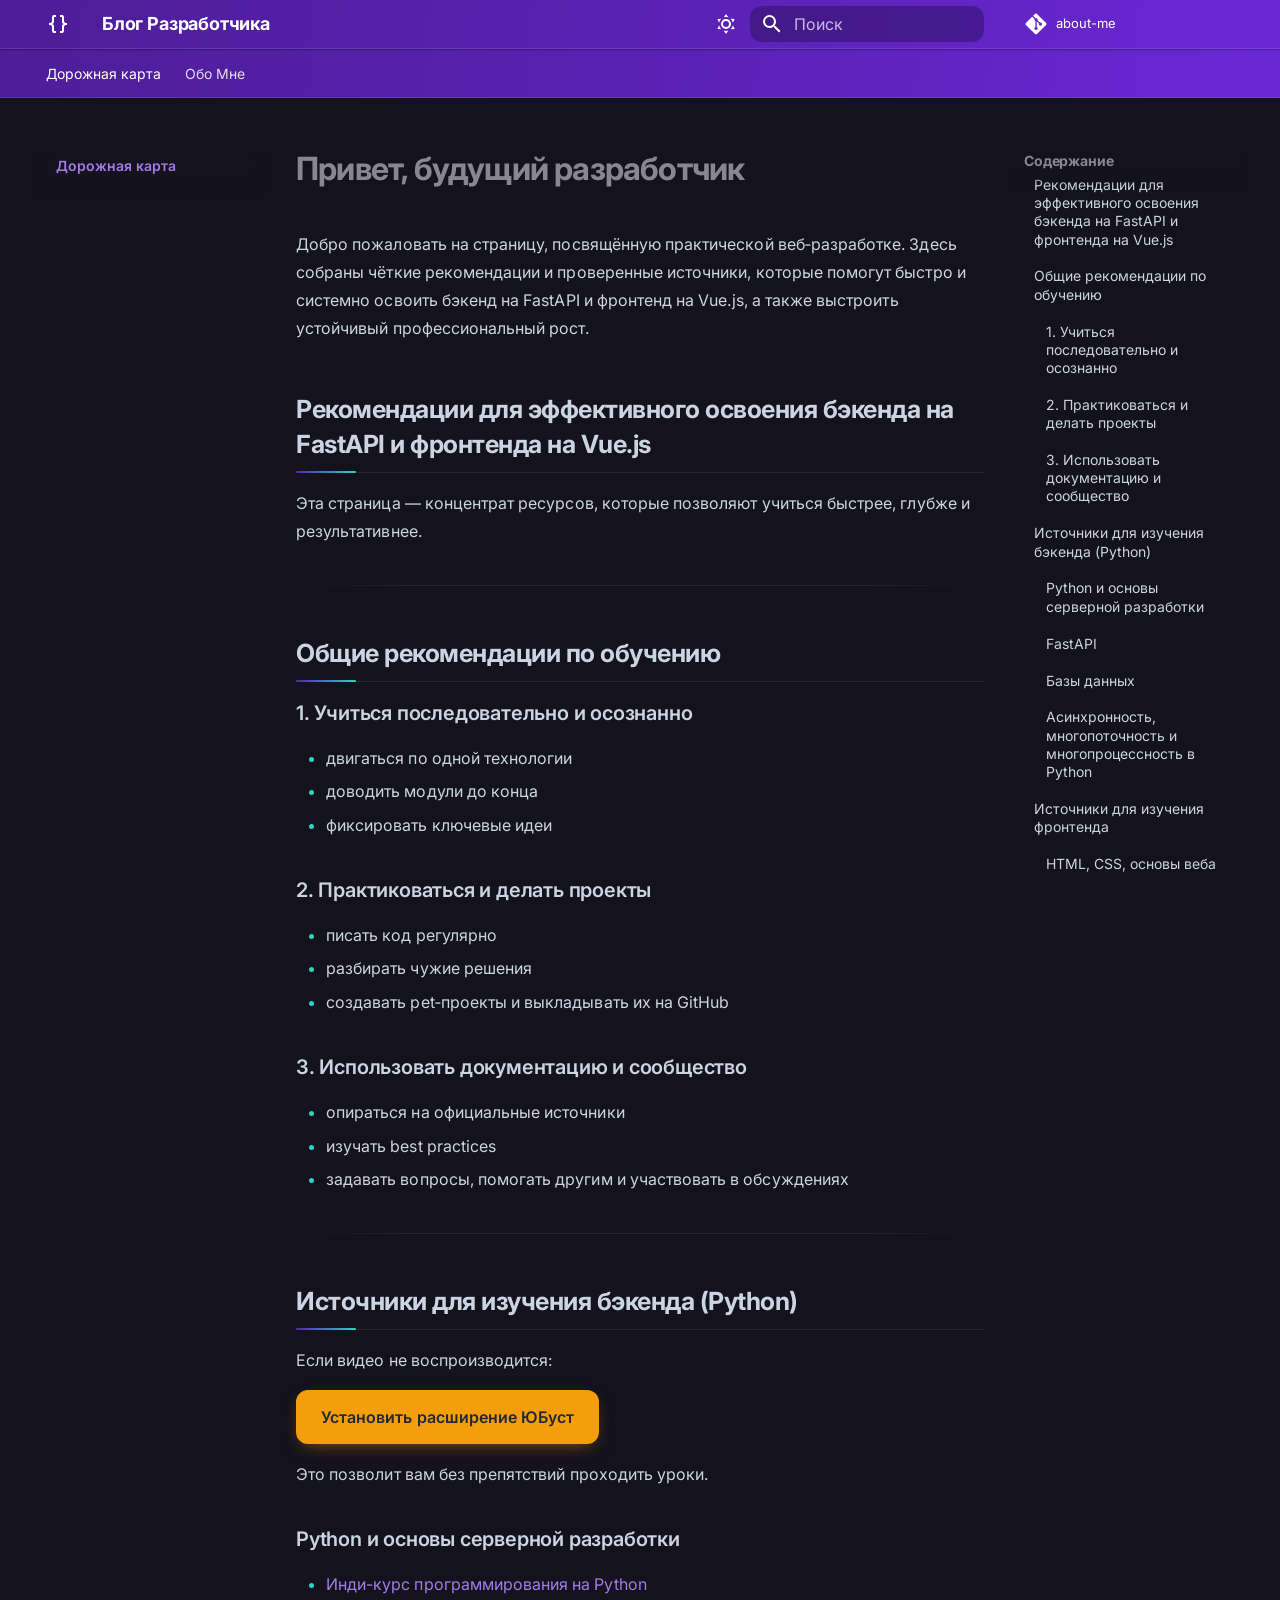
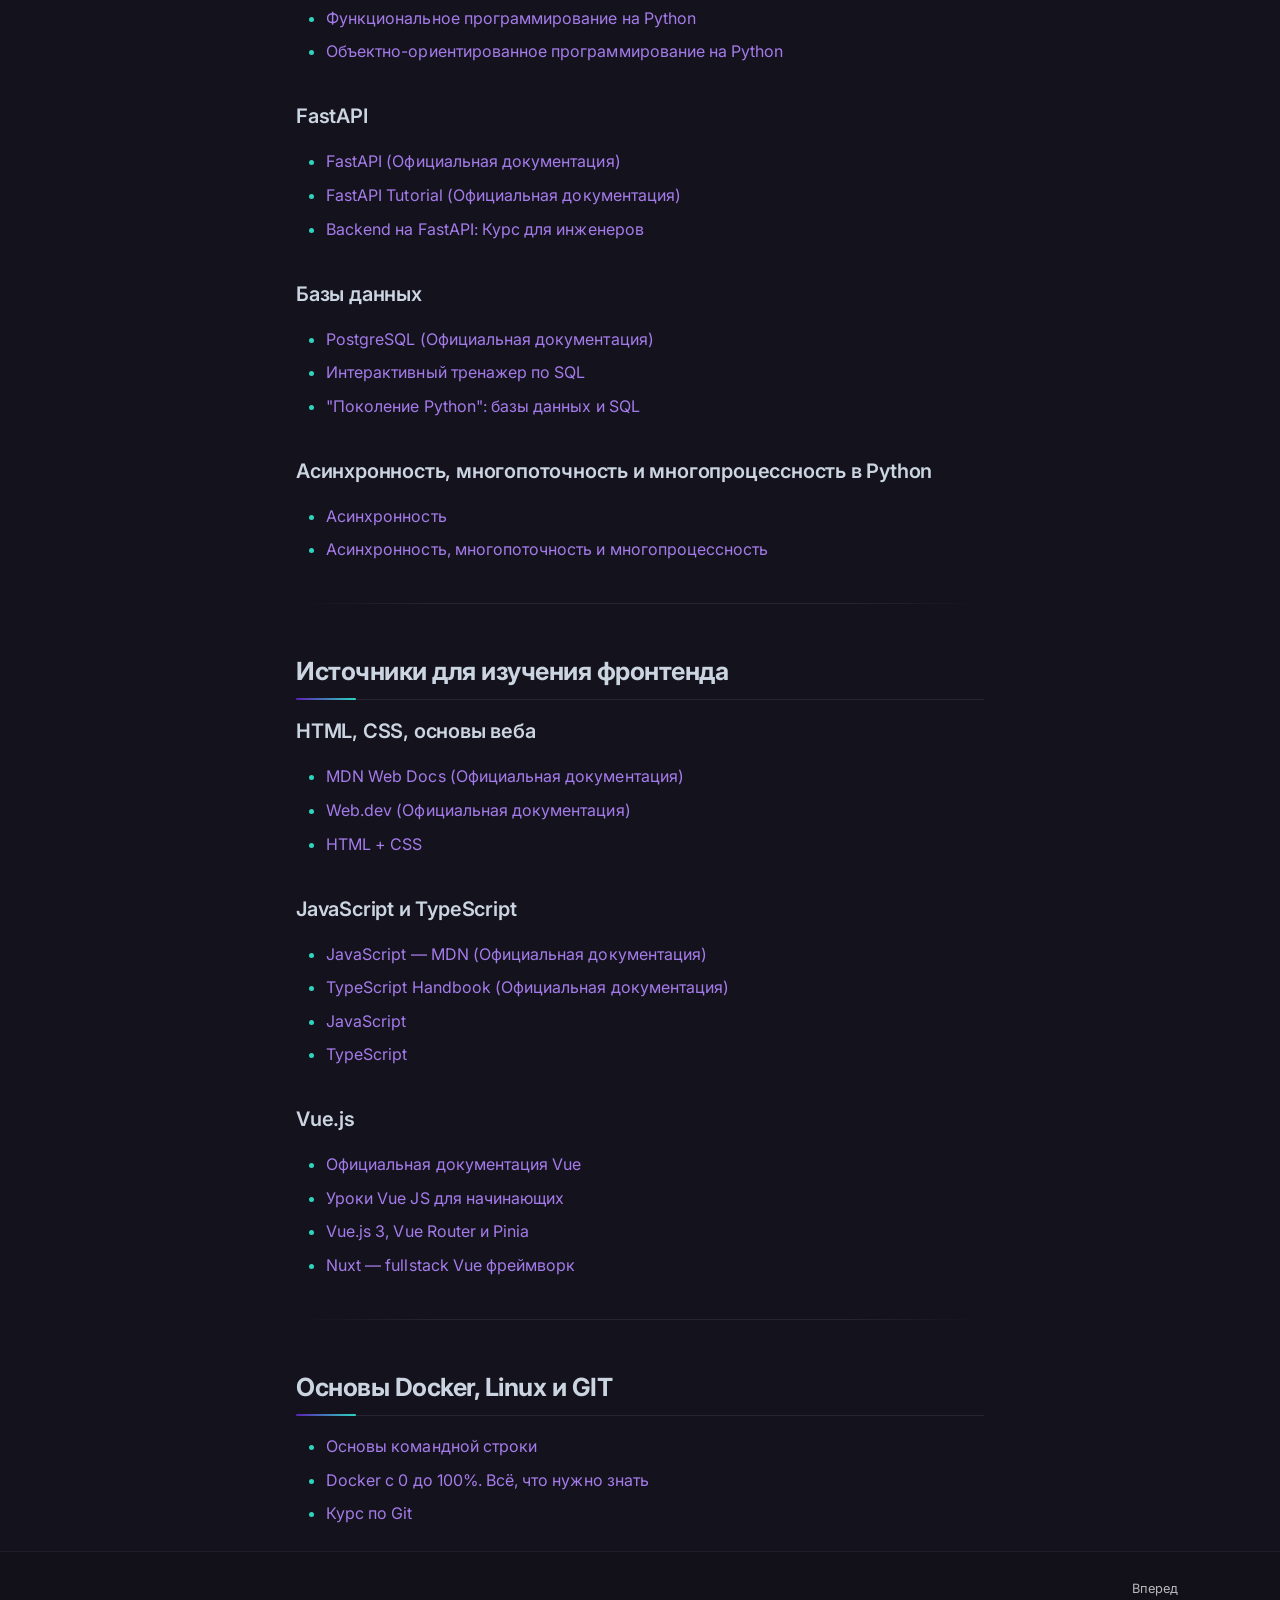
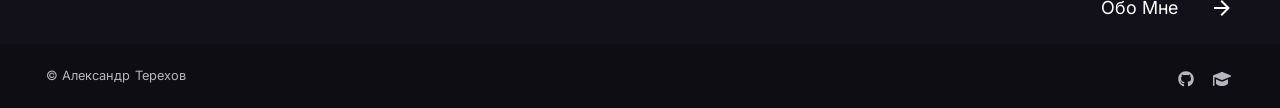
<file: index.html>
<!doctype html>
<html lang="ru" class="no-js">
  <head>
    
      <meta charset="utf-8">
      <meta name="viewport" content="width=device-width,initial-scale=1">
      
      
        <meta name="author" content="Александр Терехов">
      
      
        <link rel="canonical" href="https://musecollaboration.github.io/about-me/">
      
      
      
        <link rel="next" href="about/">
      
      
        
      
      
      <link rel="icon" href="assets/images/favicon.png">
      <meta name="generator" content="mkdocs-1.6.1, mkdocs-material-9.8.0">
    
    
      
        <title>Блог Разработчика</title>
      
    
    
      <link rel="stylesheet" href="assets/stylesheets/main.57a0d79d.min.css">
      
        
        <link rel="stylesheet" href="assets/stylesheets/palette.fb2fffe2.min.css">
      
      


    
    
      
    
    
      
        
        
        <link rel="preconnect" href="https://fonts.gstatic.com" crossorigin>
        <link rel="stylesheet" href="https://fonts.googleapis.com/css?family=Inter:300,300i,400,400i,700,700i%7CJetBrains+Mono:400,400i,700,700i&display=fallback">
        <style>:root{--md-text-font:"Inter";--md-code-font:"JetBrains Mono"}</style>
      
    
    
      <link rel="stylesheet" href="stylesheets/extra.css">
    
    <script>__md_scope=new URL(".",location),__md_hash=e=>[...e].reduce(((e,_)=>(e<<5)-e+_.charCodeAt(0)),0),__md_get=(e,_=localStorage,t=__md_scope)=>JSON.parse(_.getItem(t.pathname+"."+e)),__md_set=(e,_,t=localStorage,a=__md_scope)=>{try{t.setItem(a.pathname+"."+e,JSON.stringify(_))}catch(e){}}</script>
    
      

    
    
  </head>
  
  
    
    
      
    
    
    
    
    <body dir="ltr" data-md-color-scheme="slate" data-md-color-primary="deep-purple" data-md-color-accent="teal">
  
    
    <input class="md-toggle" data-md-toggle="drawer" type="checkbox" id="__drawer" autocomplete="off">
    <input class="md-toggle" data-md-toggle="search" type="checkbox" id="__search" autocomplete="off">
    <label class="md-overlay" for="__drawer"></label>
    <div data-md-component="skip">
      
        
        <a href="#_1" class="md-skip">
          Перейти к содержанию
        </a>
      
    </div>
    <div data-md-component="announce">
      
    </div>
    
    
      

<header class="md-header" data-md-component="header">
  <nav class="md-header__inner md-grid" aria-label="Верхний колонтитул">
    <a href="." title="Блог Разработчика" class="md-header__button md-logo" aria-label="Блог Разработчика" data-md-component="logo">
      
  
  <svg xmlns="http://www.w3.org/2000/svg" viewBox="0 0 24 24"><path d="M8 3a2 2 0 0 0-2 2v4a2 2 0 0 1-2 2H3v2h1a2 2 0 0 1 2 2v4a2 2 0 0 0 2 2h2v-2H8v-5a2 2 0 0 0-2-2 2 2 0 0 0 2-2V5h2V3m6 0a2 2 0 0 1 2 2v4a2 2 0 0 0 2 2h1v2h-1a2 2 0 0 0-2 2v4a2 2 0 0 1-2 2h-2v-2h2v-5a2 2 0 0 1 2-2 2 2 0 0 1-2-2V5h-2V3z"/></svg>

    </a>
    <label class="md-header__button md-icon" for="__drawer">
      
      <svg xmlns="http://www.w3.org/2000/svg" viewBox="0 0 24 24"><path d="M3 6h18v2H3zm0 5h18v2H3zm0 5h18v2H3z"/></svg>
    </label>
    <div class="md-header__title" data-md-component="header-title">
      <div class="md-header__ellipsis">
        <div class="md-header__topic">
          <span class="md-ellipsis">
            Блог Разработчика
          </span>
        </div>
        <div class="md-header__topic" data-md-component="header-topic">
          <span class="md-ellipsis">
            
              Дорожная карта
            
          </span>
        </div>
      </div>
    </div>
    
      
        <form class="md-header__option" data-md-component="palette">
  
    
    
    
    <input class="md-option" data-md-color-media="" data-md-color-scheme="slate" data-md-color-primary="deep-purple" data-md-color-accent="teal"  aria-label="Переключиться на светлую тему"  type="radio" name="__palette" id="__palette_0">
    
      <label class="md-header__button md-icon" title="Переключиться на светлую тему" for="__palette_1" hidden>
        <svg xmlns="http://www.w3.org/2000/svg" viewBox="0 0 24 24"><path d="M12 7a5 5 0 0 1 5 5 5 5 0 0 1-5 5 5 5 0 0 1-5-5 5 5 0 0 1 5-5m0 2a3 3 0 0 0-3 3 3 3 0 0 0 3 3 3 3 0 0 0 3-3 3 3 0 0 0-3-3m0-7 2.39 3.42C13.65 5.15 12.84 5 12 5s-1.65.15-2.39.42zM3.34 7l4.16-.35A7.2 7.2 0 0 0 5.94 8.5c-.44.74-.69 1.5-.83 2.29zm.02 10 1.76-3.77a7.131 7.131 0 0 0 2.38 4.14zM20.65 7l-1.77 3.79a7.02 7.02 0 0 0-2.38-4.15zm-.01 10-4.14.36c.59-.51 1.12-1.14 1.54-1.86.42-.73.69-1.5.83-2.29zM12 22l-2.41-3.44c.74.27 1.55.44 2.41.44.82 0 1.63-.17 2.37-.44z"/></svg>
      </label>
    
  
    
    
    
    <input class="md-option" data-md-color-media="" data-md-color-scheme="default" data-md-color-primary="deep-purple" data-md-color-accent="teal"  aria-label="Переключиться на тёмную тему"  type="radio" name="__palette" id="__palette_1">
    
      <label class="md-header__button md-icon" title="Переключиться на тёмную тему" for="__palette_0" hidden>
        <svg xmlns="http://www.w3.org/2000/svg" viewBox="0 0 24 24"><path d="m17.75 4.09-2.53 1.94.91 3.06-2.63-1.81-2.63 1.81.91-3.06-2.53-1.94L12.44 4l1.06-3 1.06 3zm3.5 6.91-1.64 1.25.59 1.98-1.7-1.17-1.7 1.17.59-1.98L15.75 11l2.06-.05L18.5 9l.69 1.95zm-2.28 4.95c.83-.08 1.72 1.1 1.19 1.85-.32.45-.66.87-1.08 1.27C15.17 23 8.84 23 4.94 19.07c-3.91-3.9-3.91-10.24 0-14.14.4-.4.82-.76 1.27-1.08.75-.53 1.93.36 1.85 1.19-.27 2.86.69 5.83 2.89 8.02a9.96 9.96 0 0 0 8.02 2.89m-1.64 2.02a12.08 12.08 0 0 1-7.8-3.47c-2.17-2.19-3.33-5-3.49-7.82-2.81 3.14-2.7 7.96.31 10.98 3.02 3.01 7.84 3.12 10.98.31"/></svg>
      </label>
    
  
</form>
      
    
    
      <script>var palette=__md_get("__palette");if(palette&&palette.color){if("(prefers-color-scheme)"===palette.color.media){var media=matchMedia("(prefers-color-scheme: light)"),input=document.querySelector(media.matches?"[data-md-color-media='(prefers-color-scheme: light)']":"[data-md-color-media='(prefers-color-scheme: dark)']");palette.color.media=input.getAttribute("data-md-color-media"),palette.color.scheme=input.getAttribute("data-md-color-scheme"),palette.color.primary=input.getAttribute("data-md-color-primary"),palette.color.accent=input.getAttribute("data-md-color-accent")}for(var[key,value]of Object.entries(palette.color))document.body.setAttribute("data-md-color-"+key,value)}</script>
    
    
    
      
      
        <label class="md-header__button md-icon" for="__search">
          
          <svg xmlns="http://www.w3.org/2000/svg" viewBox="0 0 24 24"><path d="M9.5 3A6.5 6.5 0 0 1 16 9.5c0 1.61-.59 3.09-1.56 4.23l.27.27h.79l5 5-1.5 1.5-5-5v-.79l-.27-.27A6.52 6.52 0 0 1 9.5 16 6.5 6.5 0 0 1 3 9.5 6.5 6.5 0 0 1 9.5 3m0 2C7 5 5 7 5 9.5S7 14 9.5 14 14 12 14 9.5 12 5 9.5 5"/></svg>
        </label>
        <div class="md-search" data-md-component="search" role="dialog">
  <label class="md-search__overlay" for="__search"></label>
  <div class="md-search__inner" role="search">
    <form class="md-search__form" name="search">
      <input type="text" class="md-search__input" name="query" aria-label="Поиск" placeholder="Поиск" autocapitalize="off" autocorrect="off" autocomplete="off" spellcheck="false" data-md-component="search-query" required>
      <label class="md-search__icon md-icon" for="__search">
        
        <svg xmlns="http://www.w3.org/2000/svg" viewBox="0 0 24 24"><path d="M9.5 3A6.5 6.5 0 0 1 16 9.5c0 1.61-.59 3.09-1.56 4.23l.27.27h.79l5 5-1.5 1.5-5-5v-.79l-.27-.27A6.52 6.52 0 0 1 9.5 16 6.5 6.5 0 0 1 3 9.5 6.5 6.5 0 0 1 9.5 3m0 2C7 5 5 7 5 9.5S7 14 9.5 14 14 12 14 9.5 12 5 9.5 5"/></svg>
        
        <svg xmlns="http://www.w3.org/2000/svg" viewBox="0 0 24 24"><path d="M20 11v2H8l5.5 5.5-1.42 1.42L4.16 12l7.92-7.92L13.5 5.5 8 11z"/></svg>
      </label>
      <nav class="md-search__options" aria-label="Поиск">
        
          <a href="javascript:void(0)" class="md-search__icon md-icon" title="Поделиться" aria-label="Поделиться" data-clipboard data-clipboard-text="" data-md-component="search-share" tabindex="-1">
            
            <svg xmlns="http://www.w3.org/2000/svg" viewBox="0 0 24 24"><path d="M18 16.08c-.76 0-1.44.3-1.96.77L8.91 12.7c.05-.23.09-.46.09-.7s-.04-.47-.09-.7l7.05-4.11c.54.5 1.25.81 2.04.81a3 3 0 0 0 3-3 3 3 0 0 0-3-3 3 3 0 0 0-3 3c0 .24.04.47.09.7L8.04 9.81C7.5 9.31 6.79 9 6 9a3 3 0 0 0-3 3 3 3 0 0 0 3 3c.79 0 1.5-.31 2.04-.81l7.12 4.15c-.05.21-.08.43-.08.66 0 1.61 1.31 2.91 2.92 2.91s2.92-1.3 2.92-2.91A2.92 2.92 0 0 0 18 16.08"/></svg>
          </a>
        
        <button type="reset" class="md-search__icon md-icon" title="Очистить" aria-label="Очистить" tabindex="-1">
          
          <svg xmlns="http://www.w3.org/2000/svg" viewBox="0 0 24 24"><path d="M19 6.41 17.59 5 12 10.59 6.41 5 5 6.41 10.59 12 5 17.59 6.41 19 12 13.41 17.59 19 19 17.59 13.41 12z"/></svg>
        </button>
      </nav>
      
        <div class="md-search__suggest" data-md-component="search-suggest"></div>
      
    </form>
    <div class="md-search__output">
      <div class="md-search__scrollwrap" tabindex="0" data-md-scrollfix>
        <div class="md-search-result" data-md-component="search-result">
          <div class="md-search-result__meta">
            Инициализация поиска
          </div>
          <ol class="md-search-result__list" role="presentation"></ol>
        </div>
      </div>
    </div>
  </div>
</div>
      
    
    
      <div class="md-header__source">
        <a href="https://github.com/musecollaboration/about-me" title="Перейти к репозиторию" class="md-source" data-md-component="source">
  <div class="md-source__icon md-icon">
    
    <svg xmlns="http://www.w3.org/2000/svg" viewBox="0 0 448 512"><!--! Font Awesome Free 7.1.0 by @fontawesome - https://fontawesome.com License - https://fontawesome.com/license/free (Icons: CC BY 4.0, Fonts: SIL OFL 1.1, Code: MIT License) Copyright 2025 Fonticons, Inc.--><path d="M439.6 236.1 244 40.5c-5.4-5.5-12.8-8.5-20.4-8.5s-15 3-20.4 8.4L162.5 81l51.5 51.5c27.1-9.1 52.7 16.8 43.4 43.7l49.7 49.7c34.2-11.8 61.2 31 35.5 56.7-26.5 26.5-70.2-2.9-56-37.3L240.3 199v121.9c25.3 12.5 22.3 41.8 9.1 55-6.4 6.4-15.2 10.1-24.3 10.1s-17.8-3.6-24.3-10.1c-17.6-17.6-11.1-46.9 11.2-56v-123c-20.8-8.5-24.6-30.7-18.6-45L142.6 101 8.5 235.1C3 240.6 0 247.9 0 255.5s3 15 8.5 20.4l195.6 195.7c5.4 5.4 12.7 8.4 20.4 8.4s15-3 20.4-8.4l194.7-194.7c5.4-5.4 8.4-12.8 8.4-20.4s-3-15-8.4-20.4"/></svg>
  </div>
  <div class="md-source__repository">
    about-me
  </div>
</a>
      </div>
    
  </nav>
  
</header>
    
    <div class="md-container" data-md-component="container">
      
      
        
          
            
<nav class="md-tabs" aria-label="Вкладки" data-md-component="tabs">
  <div class="md-grid">
    <ul class="md-tabs__list">
      
        
  
  
  
    
  
  
    <li class="md-tabs__item md-tabs__item--active">
      <a href="." class="md-tabs__link">
        
  
  
    
  
  Дорожная карта

      </a>
    </li>
  

      
        
  
  
  
  
    <li class="md-tabs__item">
      <a href="about/" class="md-tabs__link">
        
  
  
    
  
  Обо Мне

      </a>
    </li>
  

      
    </ul>
  </div>
</nav>
          
        
      
      <main class="md-main" data-md-component="main">
        <div class="md-main__inner md-grid">
          
            
              
              <div class="md-sidebar md-sidebar--primary" data-md-component="sidebar" data-md-type="navigation" >
                <div class="md-sidebar__scrollwrap">
                  <div class="md-sidebar__inner">
                    


  


<nav class="md-nav md-nav--primary md-nav--lifted" aria-label="Навигация" data-md-level="0">
  <label class="md-nav__title" for="__drawer">
    <a href="." title="Блог Разработчика" class="md-nav__button md-logo" aria-label="Блог Разработчика" data-md-component="logo">
      
  
  <svg xmlns="http://www.w3.org/2000/svg" viewBox="0 0 24 24"><path d="M8 3a2 2 0 0 0-2 2v4a2 2 0 0 1-2 2H3v2h1a2 2 0 0 1 2 2v4a2 2 0 0 0 2 2h2v-2H8v-5a2 2 0 0 0-2-2 2 2 0 0 0 2-2V5h2V3m6 0a2 2 0 0 1 2 2v4a2 2 0 0 0 2 2h1v2h-1a2 2 0 0 0-2 2v4a2 2 0 0 1-2 2h-2v-2h2v-5a2 2 0 0 1 2-2 2 2 0 0 1-2-2V5h-2V3z"/></svg>

    </a>
    Блог Разработчика
  </label>
  
    <div class="md-nav__source">
      <a href="https://github.com/musecollaboration/about-me" title="Перейти к репозиторию" class="md-source" data-md-component="source">
  <div class="md-source__icon md-icon">
    
    <svg xmlns="http://www.w3.org/2000/svg" viewBox="0 0 448 512"><!--! Font Awesome Free 7.1.0 by @fontawesome - https://fontawesome.com License - https://fontawesome.com/license/free (Icons: CC BY 4.0, Fonts: SIL OFL 1.1, Code: MIT License) Copyright 2025 Fonticons, Inc.--><path d="M439.6 236.1 244 40.5c-5.4-5.5-12.8-8.5-20.4-8.5s-15 3-20.4 8.4L162.5 81l51.5 51.5c27.1-9.1 52.7 16.8 43.4 43.7l49.7 49.7c34.2-11.8 61.2 31 35.5 56.7-26.5 26.5-70.2-2.9-56-37.3L240.3 199v121.9c25.3 12.5 22.3 41.8 9.1 55-6.4 6.4-15.2 10.1-24.3 10.1s-17.8-3.6-24.3-10.1c-17.6-17.6-11.1-46.9 11.2-56v-123c-20.8-8.5-24.6-30.7-18.6-45L142.6 101 8.5 235.1C3 240.6 0 247.9 0 255.5s3 15 8.5 20.4l195.6 195.7c5.4 5.4 12.7 8.4 20.4 8.4s15-3 20.4-8.4l194.7-194.7c5.4-5.4 8.4-12.8 8.4-20.4s-3-15-8.4-20.4"/></svg>
  </div>
  <div class="md-source__repository">
    about-me
  </div>
</a>
    </div>
  
  <ul class="md-nav__list" data-md-scrollfix>
    
      
      
  
  
    
  
  
  
    <li class="md-nav__item md-nav__item--active">
      
      <input class="md-nav__toggle md-toggle" type="checkbox" id="__toc">
      
      
        
      
      
        <label class="md-nav__link md-nav__link--active" for="__toc">
          
  
  
  <span class="md-ellipsis">
    
  
    Дорожная карта
  

    
  </span>
  
  

          <span class="md-nav__icon md-icon"></span>
        </label>
      
      <a href="." class="md-nav__link md-nav__link--active">
        
  
  
  <span class="md-ellipsis">
    
  
    Дорожная карта
  

    
  </span>
  
  

      </a>
      
        

<nav class="md-nav md-nav--secondary" aria-label="Содержание">
  
  
  
    
  
  
    <label class="md-nav__title" for="__toc">
      <span class="md-nav__icon md-icon"></span>
      Содержание
    </label>
    <ul class="md-nav__list" data-md-component="toc" data-md-scrollfix>
      
        <li class="md-nav__item">
  <a href="#fastapi-vuejs" class="md-nav__link">
    <span class="md-ellipsis">
      
        Рекомендации для эффективного освоения бэкенда на FastAPI и фронтенда на Vue.js
      
    </span>
  </a>
  
</li>
      
        <li class="md-nav__item">
  <a href="#_2" class="md-nav__link">
    <span class="md-ellipsis">
      
        Общие рекомендации по обучению
      
    </span>
  </a>
  
    <nav class="md-nav" aria-label="Общие рекомендации по обучению">
      <ul class="md-nav__list">
        
          <li class="md-nav__item">
  <a href="#1" class="md-nav__link">
    <span class="md-ellipsis">
      
        1. Учиться последовательно и осознанно
      
    </span>
  </a>
  
</li>
        
          <li class="md-nav__item">
  <a href="#2" class="md-nav__link">
    <span class="md-ellipsis">
      
        2. Практиковаться и делать проекты
      
    </span>
  </a>
  
</li>
        
          <li class="md-nav__item">
  <a href="#3" class="md-nav__link">
    <span class="md-ellipsis">
      
        3. Использовать документацию и сообщество
      
    </span>
  </a>
  
</li>
        
      </ul>
    </nav>
  
</li>
      
        <li class="md-nav__item">
  <a href="#python" class="md-nav__link">
    <span class="md-ellipsis">
      
        Источники для изучения бэкенда (Python)
      
    </span>
  </a>
  
    <nav class="md-nav" aria-label="Источники для изучения бэкенда (Python)">
      <ul class="md-nav__list">
        
          <li class="md-nav__item">
  <a href="#python_1" class="md-nav__link">
    <span class="md-ellipsis">
      
        Python и основы серверной разработки
      
    </span>
  </a>
  
</li>
        
          <li class="md-nav__item">
  <a href="#fastapi" class="md-nav__link">
    <span class="md-ellipsis">
      
        FastAPI
      
    </span>
  </a>
  
</li>
        
          <li class="md-nav__item">
  <a href="#_3" class="md-nav__link">
    <span class="md-ellipsis">
      
        Базы данных
      
    </span>
  </a>
  
</li>
        
          <li class="md-nav__item">
  <a href="#c-python" class="md-nav__link">
    <span class="md-ellipsis">
      
        Асинхронноcть, многопоточность и многопроцессность в Python
      
    </span>
  </a>
  
</li>
        
      </ul>
    </nav>
  
</li>
      
        <li class="md-nav__item">
  <a href="#_4" class="md-nav__link">
    <span class="md-ellipsis">
      
        Источники для изучения фронтенда
      
    </span>
  </a>
  
    <nav class="md-nav" aria-label="Источники для изучения фронтенда">
      <ul class="md-nav__list">
        
          <li class="md-nav__item">
  <a href="#html-css" class="md-nav__link">
    <span class="md-ellipsis">
      
        HTML, CSS, основы веба
      
    </span>
  </a>
  
</li>
        
          <li class="md-nav__item">
  <a href="#javascript-typescript" class="md-nav__link">
    <span class="md-ellipsis">
      
        JavaScript и TypeScript
      
    </span>
  </a>
  
</li>
        
          <li class="md-nav__item">
  <a href="#vuejs" class="md-nav__link">
    <span class="md-ellipsis">
      
        Vue.js
      
    </span>
  </a>
  
</li>
        
      </ul>
    </nav>
  
</li>
      
        <li class="md-nav__item">
  <a href="#docker-linux-git" class="md-nav__link">
    <span class="md-ellipsis">
      
        Основы Docker, Linux и GIT
      
    </span>
  </a>
  
</li>
      
    </ul>
  
</nav>
      
    </li>
  

    
      
      
  
  
  
  
    <li class="md-nav__item">
      <a href="about/" class="md-nav__link">
        
  
  
  <span class="md-ellipsis">
    
  
    Обо Мне
  

    
  </span>
  
  

      </a>
    </li>
  

    
  </ul>
</nav>
                  </div>
                </div>
              </div>
            
            
              
              <div class="md-sidebar md-sidebar--secondary" data-md-component="sidebar" data-md-type="toc" >
                <div class="md-sidebar__scrollwrap">
                  <div class="md-sidebar__inner">
                    

<nav class="md-nav md-nav--secondary" aria-label="Содержание">
  
  
  
    
  
  
    <label class="md-nav__title" for="__toc">
      <span class="md-nav__icon md-icon"></span>
      Содержание
    </label>
    <ul class="md-nav__list" data-md-component="toc" data-md-scrollfix>
      
        <li class="md-nav__item">
  <a href="#fastapi-vuejs" class="md-nav__link">
    <span class="md-ellipsis">
      
        Рекомендации для эффективного освоения бэкенда на FastAPI и фронтенда на Vue.js
      
    </span>
  </a>
  
</li>
      
        <li class="md-nav__item">
  <a href="#_2" class="md-nav__link">
    <span class="md-ellipsis">
      
        Общие рекомендации по обучению
      
    </span>
  </a>
  
    <nav class="md-nav" aria-label="Общие рекомендации по обучению">
      <ul class="md-nav__list">
        
          <li class="md-nav__item">
  <a href="#1" class="md-nav__link">
    <span class="md-ellipsis">
      
        1. Учиться последовательно и осознанно
      
    </span>
  </a>
  
</li>
        
          <li class="md-nav__item">
  <a href="#2" class="md-nav__link">
    <span class="md-ellipsis">
      
        2. Практиковаться и делать проекты
      
    </span>
  </a>
  
</li>
        
          <li class="md-nav__item">
  <a href="#3" class="md-nav__link">
    <span class="md-ellipsis">
      
        3. Использовать документацию и сообщество
      
    </span>
  </a>
  
</li>
        
      </ul>
    </nav>
  
</li>
      
        <li class="md-nav__item">
  <a href="#python" class="md-nav__link">
    <span class="md-ellipsis">
      
        Источники для изучения бэкенда (Python)
      
    </span>
  </a>
  
    <nav class="md-nav" aria-label="Источники для изучения бэкенда (Python)">
      <ul class="md-nav__list">
        
          <li class="md-nav__item">
  <a href="#python_1" class="md-nav__link">
    <span class="md-ellipsis">
      
        Python и основы серверной разработки
      
    </span>
  </a>
  
</li>
        
          <li class="md-nav__item">
  <a href="#fastapi" class="md-nav__link">
    <span class="md-ellipsis">
      
        FastAPI
      
    </span>
  </a>
  
</li>
        
          <li class="md-nav__item">
  <a href="#_3" class="md-nav__link">
    <span class="md-ellipsis">
      
        Базы данных
      
    </span>
  </a>
  
</li>
        
          <li class="md-nav__item">
  <a href="#c-python" class="md-nav__link">
    <span class="md-ellipsis">
      
        Асинхронноcть, многопоточность и многопроцессность в Python
      
    </span>
  </a>
  
</li>
        
      </ul>
    </nav>
  
</li>
      
        <li class="md-nav__item">
  <a href="#_4" class="md-nav__link">
    <span class="md-ellipsis">
      
        Источники для изучения фронтенда
      
    </span>
  </a>
  
    <nav class="md-nav" aria-label="Источники для изучения фронтенда">
      <ul class="md-nav__list">
        
          <li class="md-nav__item">
  <a href="#html-css" class="md-nav__link">
    <span class="md-ellipsis">
      
        HTML, CSS, основы веба
      
    </span>
  </a>
  
</li>
        
          <li class="md-nav__item">
  <a href="#javascript-typescript" class="md-nav__link">
    <span class="md-ellipsis">
      
        JavaScript и TypeScript
      
    </span>
  </a>
  
</li>
        
          <li class="md-nav__item">
  <a href="#vuejs" class="md-nav__link">
    <span class="md-ellipsis">
      
        Vue.js
      
    </span>
  </a>
  
</li>
        
      </ul>
    </nav>
  
</li>
      
        <li class="md-nav__item">
  <a href="#docker-linux-git" class="md-nav__link">
    <span class="md-ellipsis">
      
        Основы Docker, Linux и GIT
      
    </span>
  </a>
  
</li>
      
    </ul>
  
</nav>
                  </div>
                </div>
              </div>
            
          
          
            <div class="md-content" data-md-component="content">
              
              <article class="md-content__inner md-typeset">
                
                  


  
  


<h1 id="_1">Привет, будущий разработчик<a class="headerlink" href="#_1" title="Permanent link">&para;</a></h1>
<p>Добро пожаловать на страницу, посвящённую практической веб‑разработке. Здесь собраны чёткие рекомендации и проверенные источники, которые помогут быстро и системно освоить бэкенд на FastAPI и фронтенд на Vue.js, а также выстроить устойчивый профессиональный рост.</p>
<h2 id="fastapi-vuejs">Рекомендации для эффективного освоения бэкенда на FastAPI и фронтенда на Vue.js<a class="headerlink" href="#fastapi-vuejs" title="Permanent link">&para;</a></h2>
<p>Эта страница — концентрат ресурсов, которые позволяют учиться быстрее, глубже и результативнее.</p>
<hr />
<h2 id="_2">Общие рекомендации по обучению<a class="headerlink" href="#_2" title="Permanent link">&para;</a></h2>
<h3 id="1">1. Учиться последовательно и осознанно<a class="headerlink" href="#1" title="Permanent link">&para;</a></h3>
<ul>
<li>двигаться по одной технологии</li>
<li>доводить модули до конца</li>
<li>фиксировать ключевые идеи</li>
</ul>
<h3 id="2">2. Практиковаться и делать проекты<a class="headerlink" href="#2" title="Permanent link">&para;</a></h3>
<ul>
<li>писать код регулярно</li>
<li>разбирать чужие решения</li>
<li>создавать pet‑проекты и выкладывать их на GitHub</li>
</ul>
<h3 id="3">3. Использовать документацию и сообщество<a class="headerlink" href="#3" title="Permanent link">&para;</a></h3>
<ul>
<li>опираться на официальные источники</li>
<li>изучать best practices</li>
<li>задавать вопросы, помогать другим и участвовать в обсуждениях</li>
</ul>
<hr />
<h2 id="python">Источники для изучения бэкенда (Python)<a class="headerlink" href="#python" title="Permanent link">&para;</a></h2>
<p>Если видео не воспроизводится:</p>
<p><strong><a class="md-button md-button--warning" href="https://chromewebstore.google.com/detail/%D1%8E%D0%B1%D1%83%D1%81%D1%82-vpn-%D0%B4%D0%BB%D1%8F-youtube-%D0%BE%D0%B1%D1%85/jddgbeighonaipjikdnfdpiefhoomlae">Установить расширение ЮБуст</a></strong></p>
<p>Это позволит вам без препятствий проходить уроки.</p>
<h3 id="python_1">Python и основы серверной разработки<a class="headerlink" href="#python_1" title="Permanent link">&para;</a></h3>
<ul>
<li><a href="https://stepik.org/course/63085/info">Инди-курс программирования на Python</a></li>
<li><a href="https://stepik.org/course/195619/info">Функциональное программирование на Python</a></li>
<li><a href="https://stepik.org/course/114354/info">Объектно-ориентированное программирование на Python</a></li>
</ul>
<h3 id="fastapi">FastAPI<a class="headerlink" href="#fastapi" title="Permanent link">&para;</a></h3>
<ul>
<li><a href="https://fastapi.tiangolo.com/">FastAPI (Официальная документация)</a></li>
<li><a href="https://fastapi.tiangolo.com/tutorial/">FastAPI Tutorial (Официальная документация)</a></li>
<li><a href="https://stepik.org/a/223717">Backend на FastAPI: Курс для инженеров</a></li>
</ul>
<h3 id="_3">Базы данных<a class="headerlink" href="#_3" title="Permanent link">&para;</a></h3>
<ul>
<li><a href="https://www.postgresql.org/docs/">PostgreSQL (Официальная документация)</a></li>
<li><a href="https://stepik.org/course/63054/info">Интерактивный тренажер по SQL</a></li>
<li><a href="https://stepik.org/course/113918/info">"Поколение Python": базы данных и SQL</a></li>
</ul>
<h3 id="c-python">Асинхронноcть, многопоточность и многопроцессность в Python<a class="headerlink" href="#c-python" title="Permanent link">&para;</a></h3>
<ul>
<li><a href="https://youtube.com/playlist?list=PLlWXhlUMyooawilqK4lPXRvxtbYiw34S8&amp;si=Wi2RSmhxpIUz_QQe">Асинхронноcть</a></li>
<li><a href="https://stepik.org/course/231086/promo">Асинхронноcть, многопоточность и многопроцессность</a></li>
</ul>
<hr />
<h2 id="_4">Источники для изучения фронтенда<a class="headerlink" href="#_4" title="Permanent link">&para;</a></h2>
<h3 id="html-css">HTML, CSS, основы веба<a class="headerlink" href="#html-css" title="Permanent link">&para;</a></h3>
<ul>
<li><a href="https://developer.mozilla.org/ru/">MDN Web Docs (Официальная документация)</a></li>
<li><a href="https://web.dev/learn/">Web.dev (Официальная документация)</a></li>
<li><a href="https://www.youtube.com/playlist?list=PLYJtn0gzYlWt70GsrFvKmVIjfn08TAQTb">HTML + CSS</a></li>
</ul>
<h3 id="javascript-typescript">JavaScript и TypeScript<a class="headerlink" href="#javascript-typescript" title="Permanent link">&para;</a></h3>
<ul>
<li><a href="https://developer.mozilla.org/ru/docs/Web/JavaScript">JavaScript — MDN (Официальная документация)</a></li>
<li><a href="https://www.typescriptlang.org/docs/handbook/intro.html">TypeScript Handbook (Официальная документация)</a></li>
<li><a href="https://www.youtube.com/playlist?list=PLYJtn0gzYlWu3-P7zh2p1gBCWh50cpesz">JavaScript</a></li>
<li><a href="https://youtu.be/LWtHl__oEWc?si=5J31Hchq9rMvyRon">TypeScript</a></li>
</ul>
<h3 id="vuejs">Vue.js<a class="headerlink" href="#vuejs" title="Permanent link">&para;</a></h3>
<ul>
<li><a href="https://vuejs.org/guide/introduction.html">Официальная документация Vue</a></li>
<li><a href="https://www.youtube.com/playlist?list=PLDyJYA6aTY1lwiVmcFFb7g0dRehAXmWUn">Уроки Vue JS для начинающих</a></li>
<li><a href="https://stepik.org/course/242505/promo">Vue.js 3, Vue Router и Pinia</a></li>
<li><a href="https://stepik.org/course/252382/promo">Nuxt — fullstack Vue фреймворк</a></li>
</ul>
<hr />
<h2 id="docker-linux-git">Основы Docker, Linux и GIT<a class="headerlink" href="#docker-linux-git" title="Permanent link">&para;</a></h2>
<ul>
<li><a href="https://ru.hexlet.io/courses/cli-basics">Основы командной строки</a></li>
<li><a href="https://www.youtube.com/watch?v=O8N1lvkIjig">Docker с 0 до 100%. Всё, что нужно знать</a></li>
<li><a href="https://youtube.com/playlist?list=PLDyvV36pndZFHXjXuwA_NywNrVQO0aQqb&amp;si=8h864li-tMkIayRL">Курс по Git</a></li>
</ul>












                
              </article>
            </div>
          
          
  <script>var tabs=__md_get("__tabs");if(Array.isArray(tabs))e:for(var set of document.querySelectorAll(".tabbed-set")){var labels=set.querySelector(".tabbed-labels");for(var tab of tabs)for(var label of labels.getElementsByTagName("label"))if(label.innerText.trim()===tab){var input=document.getElementById(label.htmlFor);input.checked=!0;continue e}}</script>

<script>var target=document.getElementById(location.hash.slice(1));target&&target.name&&(target.checked=target.name.startsWith("__tabbed_"))</script>
        </div>
        
          <button type="button" class="md-top md-icon" data-md-component="top" hidden>
  
  <svg xmlns="http://www.w3.org/2000/svg" viewBox="0 0 24 24"><path d="M13 20h-2V8l-5.5 5.5-1.42-1.42L12 4.16l7.92 7.92-1.42 1.42L13 8z"/></svg>
  К началу
</button>
        
      </main>
      
        <footer class="md-footer">
  
    
      
      <nav class="md-footer__inner md-grid" aria-label="Нижний колонтитул" >
        
        
          
          <a href="about/" class="md-footer__link md-footer__link--next" aria-label="Вперед: Обо Мне">
            <div class="md-footer__title">
              <span class="md-footer__direction">
                Вперед
              </span>
              <div class="md-ellipsis">
                Обо Мне
              </div>
            </div>
            <div class="md-footer__button md-icon">
              
              <svg xmlns="http://www.w3.org/2000/svg" viewBox="0 0 24 24"><path d="M4 11v2h12l-5.5 5.5 1.42 1.42L19.84 12l-7.92-7.92L10.5 5.5 16 11z"/></svg>
            </div>
          </a>
        
      </nav>
    
  
  <div class="md-footer-meta md-typeset">
    <div class="md-footer-meta__inner md-grid">
      <div class="md-copyright">
  
    <div class="md-copyright__highlight">
      © Александр Терехов
    </div>
  
  
</div>
      
        
<div class="md-social">
  
    
    
    
    
      
      
    
    <a href="https://github.com/musecollaboration" target="_blank" rel="noopener" title="github.com" class="md-social__link">
      <svg xmlns="http://www.w3.org/2000/svg" viewBox="0 0 512 512"><!--! Font Awesome Free 7.1.0 by @fontawesome - https://fontawesome.com License - https://fontawesome.com/license/free (Icons: CC BY 4.0, Fonts: SIL OFL 1.1, Code: MIT License) Copyright 2025 Fonticons, Inc.--><path d="M173.9 397.4c0 2-2.3 3.6-5.2 3.6-3.3.3-5.6-1.3-5.6-3.6 0-2 2.3-3.6 5.2-3.6 3-.3 5.6 1.3 5.6 3.6m-31.1-4.5c-.7 2 1.3 4.3 4.3 4.9 2.6 1 5.6 0 6.2-2s-1.3-4.3-4.3-5.2c-2.6-.7-5.5.3-6.2 2.3m44.2-1.7c-2.9.7-4.9 2.6-4.6 4.9.3 2 2.9 3.3 5.9 2.6 2.9-.7 4.9-2.6 4.6-4.6-.3-1.9-3-3.2-5.9-2.9M252.8 8C114.1 8 8 113.3 8 252c0 110.9 69.8 205.8 169.5 239.2 12.8 2.3 17.3-5.6 17.3-12.1 0-6.2-.3-40.4-.3-61.4 0 0-70 15-84.7-29.8 0 0-11.4-29.1-27.8-36.6 0 0-22.9-15.7 1.6-15.4 0 0 24.9 2 38.6 25.8 21.9 38.6 58.6 27.5 72.9 20.9 2.3-16 8.8-27.1 16-33.7-55.9-6.2-112.3-14.3-112.3-110.5 0-27.5 7.6-41.3 23.6-58.9-2.6-6.5-11.1-33.3 2.6-67.9 20.9-6.5 69 27 69 27 20-5.6 41.5-8.5 62.8-8.5s42.8 2.9 62.8 8.5c0 0 48.1-33.6 69-27 13.7 34.7 5.2 61.4 2.6 67.9 16 17.7 25.8 31.5 25.8 58.9 0 96.5-58.9 104.2-114.8 110.5 9.2 7.9 17 22.9 17 46.4 0 33.7-.3 75.4-.3 83.6 0 6.5 4.6 14.4 17.3 12.1C436.2 457.8 504 362.9 504 252 504 113.3 391.5 8 252.8 8M105.2 352.9c-1.3 1-1 3.3.7 5.2 1.6 1.6 3.9 2.3 5.2 1 1.3-1 1-3.3-.7-5.2-1.6-1.6-3.9-2.3-5.2-1m-10.8-8.1c-.7 1.3.3 2.9 2.3 3.9 1.6 1 3.6.7 4.3-.7.7-1.3-.3-2.9-2.3-3.9-2-.6-3.6-.3-4.3.7m32.4 35.6c-1.6 1.3-1 4.3 1.3 6.2 2.3 2.3 5.2 2.6 6.5 1 1.3-1.3.7-4.3-1.3-6.2-2.2-2.3-5.2-2.6-6.5-1m-11.4-14.7c-1.6 1-1.6 3.6 0 5.9s4.3 3.3 5.6 2.3c1.6-1.3 1.6-3.9 0-6.2-1.4-2.3-4-3.3-5.6-2"/></svg>
    </a>
  
    
    
    
    
    <a href="https://stepik.org/a/223717" target="_blank" rel="noopener" title="Backend на FastAPI: Курс для инженеров" class="md-social__link">
      <svg xmlns="http://www.w3.org/2000/svg" viewBox="0 0 576 512"><!--! Font Awesome Free 7.1.0 by @fontawesome - https://fontawesome.com License - https://fontawesome.com/license/free (Icons: CC BY 4.0, Fonts: SIL OFL 1.1, Code: MIT License) Copyright 2025 Fonticons, Inc.--><path d="m48 195.8 209.2 86.1c9.8 4 20.2 6.1 30.8 6.1s21-2.1 30.8-6.1l242.4-99.8c9-3.7 14.8-12.4 14.8-22.1s-5.8-18.4-14.8-22.1L318.8 38.1c-9.8-4-20.2-6.1-30.8-6.1s-21 2.1-30.8 6.1L14.8 137.9C5.8 141.6 0 150.3 0 160v296c0 13.3 10.7 24 24 24s24-10.7 24-24zm48 71.7V384c0 53 86 96 192 96s192-43 192-96V267.4l-142.9 58.9c-15.6 6.4-32.2 9.7-49.1 9.7s-33.5-3.3-49.1-9.7L96 267.4z"/></svg>
    </a>
  
</div>
      
    </div>
  </div>
</footer>
      
    </div>
    <div class="md-dialog" data-md-component="dialog">
      <div class="md-dialog__inner md-typeset"></div>
    </div>
    
    
    
      
      
      <script id="__config" type="application/json">{"annotate": null, "base": ".", "features": ["navigation.tabs", "navigation.sections", "navigation.indexes", "navigation.top", "navigation.tracking", "navigation.footer", "navigation.instant", "toc.follow", "search.suggest", "search.highlight", "search.share", "content.code.copy", "content.code.annotate", "content.tabs.link", "content.tooltips"], "search": "assets/javascripts/workers/search.a7633da7.min.js", "tags": null, "translations": {"clipboard.copied": "\u0421\u043a\u043e\u043f\u0438\u0440\u043e\u0432\u0430\u043d\u043e \u0432 \u0431\u0443\u0444\u0435\u0440", "clipboard.copy": "\u041a\u043e\u043f\u0438\u0440\u043e\u0432\u0430\u0442\u044c \u0432 \u0431\u0443\u0444\u0435\u0440", "search.result.more.one": "\u0415\u0449\u0451 1 \u043d\u0430 \u044d\u0442\u043e\u0439 \u0441\u0442\u0440\u0430\u043d\u0438\u0446\u0435", "search.result.more.other": "\u0415\u0449\u0451 # \u043d\u0430 \u044d\u0442\u043e\u0439 \u0441\u0442\u0440\u0430\u043d\u0438\u0446\u0435", "search.result.none": "\u0421\u043e\u0432\u043f\u0430\u0434\u0435\u043d\u0438\u0439 \u043d\u0435 \u043d\u0430\u0439\u0434\u0435\u043d\u043e", "search.result.one": "\u041d\u0430\u0439\u0434\u0435\u043d\u043e 1 \u0441\u043e\u0432\u043f\u0430\u0434\u0435\u043d\u0438\u0435", "search.result.other": "\u041d\u0430\u0439\u0434\u0435\u043d\u043e \u0441\u043e\u0432\u043f\u0430\u0434\u0435\u043d\u0438\u0439: #", "search.result.placeholder": "\u041d\u0430\u0447\u043d\u0438\u0442\u0435 \u043f\u0435\u0447\u0430\u0442\u0430\u0442\u044c \u0434\u043b\u044f \u043f\u043e\u0438\u0441\u043a\u0430", "search.result.term.missing": "\u041e\u0442\u0441\u0443\u0442\u0441\u0442\u0432\u0443\u0435\u0442", "select.version": "\u0412\u044b\u0431\u0435\u0440\u0438\u0442\u0435 \u0432\u0435\u0440\u0441\u0438\u044e"}, "version": null}</script>
    
    
      <script src="assets/javascripts/bundle.c21346df.min.js"></script>
      
    
  </body>
</html>
</file>
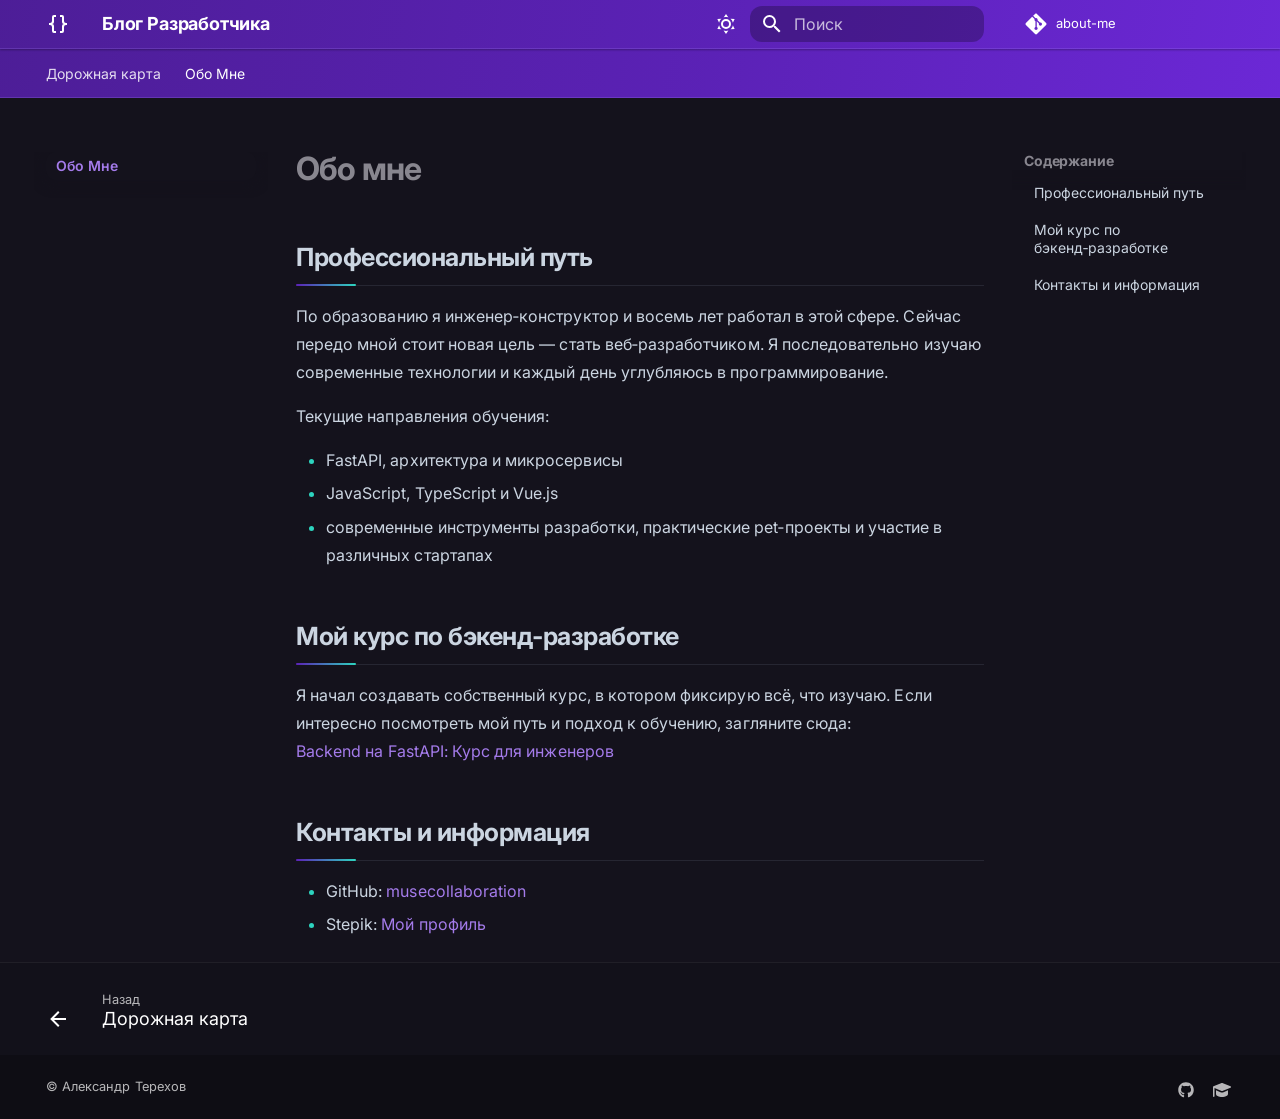
<file: about/index.html>
<!doctype html>
<html lang="ru" class="no-js">
  <head>
    
      <meta charset="utf-8">
      <meta name="viewport" content="width=device-width,initial-scale=1">
      
      
        <meta name="author" content="Александр Терехов">
      
      
        <link rel="canonical" href="https://musecollaboration.github.io/about-me/about/">
      
      
        <link rel="prev" href="..">
      
      
      
        
      
      
      <link rel="icon" href="../assets/images/favicon.png">
      <meta name="generator" content="mkdocs-1.6.1, mkdocs-material-9.8.0">
    
    
      
        <title>Обо Мне - Блог Разработчика</title>
      
    
    
      <link rel="stylesheet" href="../assets/stylesheets/main.57a0d79d.min.css">
      
        
        <link rel="stylesheet" href="../assets/stylesheets/palette.fb2fffe2.min.css">
      
      


    
    
      
    
    
      
        
        
        <link rel="preconnect" href="https://fonts.gstatic.com" crossorigin>
        <link rel="stylesheet" href="https://fonts.googleapis.com/css?family=Inter:300,300i,400,400i,700,700i%7CJetBrains+Mono:400,400i,700,700i&display=fallback">
        <style>:root{--md-text-font:"Inter";--md-code-font:"JetBrains Mono"}</style>
      
    
    
      <link rel="stylesheet" href="../stylesheets/extra.css">
    
    <script>__md_scope=new URL("..",location),__md_hash=e=>[...e].reduce(((e,_)=>(e<<5)-e+_.charCodeAt(0)),0),__md_get=(e,_=localStorage,t=__md_scope)=>JSON.parse(_.getItem(t.pathname+"."+e)),__md_set=(e,_,t=localStorage,a=__md_scope)=>{try{t.setItem(a.pathname+"."+e,JSON.stringify(_))}catch(e){}}</script>
    
      

    
    
  </head>
  
  
    
    
      
    
    
    
    
    <body dir="ltr" data-md-color-scheme="slate" data-md-color-primary="deep-purple" data-md-color-accent="teal">
  
    
    <input class="md-toggle" data-md-toggle="drawer" type="checkbox" id="__drawer" autocomplete="off">
    <input class="md-toggle" data-md-toggle="search" type="checkbox" id="__search" autocomplete="off">
    <label class="md-overlay" for="__drawer"></label>
    <div data-md-component="skip">
      
        
        <a href="#_1" class="md-skip">
          Перейти к содержанию
        </a>
      
    </div>
    <div data-md-component="announce">
      
    </div>
    
    
      

<header class="md-header" data-md-component="header">
  <nav class="md-header__inner md-grid" aria-label="Верхний колонтитул">
    <a href=".." title="Блог Разработчика" class="md-header__button md-logo" aria-label="Блог Разработчика" data-md-component="logo">
      
  
  <svg xmlns="http://www.w3.org/2000/svg" viewBox="0 0 24 24"><path d="M8 3a2 2 0 0 0-2 2v4a2 2 0 0 1-2 2H3v2h1a2 2 0 0 1 2 2v4a2 2 0 0 0 2 2h2v-2H8v-5a2 2 0 0 0-2-2 2 2 0 0 0 2-2V5h2V3m6 0a2 2 0 0 1 2 2v4a2 2 0 0 0 2 2h1v2h-1a2 2 0 0 0-2 2v4a2 2 0 0 1-2 2h-2v-2h2v-5a2 2 0 0 1 2-2 2 2 0 0 1-2-2V5h-2V3z"/></svg>

    </a>
    <label class="md-header__button md-icon" for="__drawer">
      
      <svg xmlns="http://www.w3.org/2000/svg" viewBox="0 0 24 24"><path d="M3 6h18v2H3zm0 5h18v2H3zm0 5h18v2H3z"/></svg>
    </label>
    <div class="md-header__title" data-md-component="header-title">
      <div class="md-header__ellipsis">
        <div class="md-header__topic">
          <span class="md-ellipsis">
            Блог Разработчика
          </span>
        </div>
        <div class="md-header__topic" data-md-component="header-topic">
          <span class="md-ellipsis">
            
              Обо Мне
            
          </span>
        </div>
      </div>
    </div>
    
      
        <form class="md-header__option" data-md-component="palette">
  
    
    
    
    <input class="md-option" data-md-color-media="" data-md-color-scheme="slate" data-md-color-primary="deep-purple" data-md-color-accent="teal"  aria-label="Переключиться на светлую тему"  type="radio" name="__palette" id="__palette_0">
    
      <label class="md-header__button md-icon" title="Переключиться на светлую тему" for="__palette_1" hidden>
        <svg xmlns="http://www.w3.org/2000/svg" viewBox="0 0 24 24"><path d="M12 7a5 5 0 0 1 5 5 5 5 0 0 1-5 5 5 5 0 0 1-5-5 5 5 0 0 1 5-5m0 2a3 3 0 0 0-3 3 3 3 0 0 0 3 3 3 3 0 0 0 3-3 3 3 0 0 0-3-3m0-7 2.39 3.42C13.65 5.15 12.84 5 12 5s-1.65.15-2.39.42zM3.34 7l4.16-.35A7.2 7.2 0 0 0 5.94 8.5c-.44.74-.69 1.5-.83 2.29zm.02 10 1.76-3.77a7.131 7.131 0 0 0 2.38 4.14zM20.65 7l-1.77 3.79a7.02 7.02 0 0 0-2.38-4.15zm-.01 10-4.14.36c.59-.51 1.12-1.14 1.54-1.86.42-.73.69-1.5.83-2.29zM12 22l-2.41-3.44c.74.27 1.55.44 2.41.44.82 0 1.63-.17 2.37-.44z"/></svg>
      </label>
    
  
    
    
    
    <input class="md-option" data-md-color-media="" data-md-color-scheme="default" data-md-color-primary="deep-purple" data-md-color-accent="teal"  aria-label="Переключиться на тёмную тему"  type="radio" name="__palette" id="__palette_1">
    
      <label class="md-header__button md-icon" title="Переключиться на тёмную тему" for="__palette_0" hidden>
        <svg xmlns="http://www.w3.org/2000/svg" viewBox="0 0 24 24"><path d="m17.75 4.09-2.53 1.94.91 3.06-2.63-1.81-2.63 1.81.91-3.06-2.53-1.94L12.44 4l1.06-3 1.06 3zm3.5 6.91-1.64 1.25.59 1.98-1.7-1.17-1.7 1.17.59-1.98L15.75 11l2.06-.05L18.5 9l.69 1.95zm-2.28 4.95c.83-.08 1.72 1.1 1.19 1.85-.32.45-.66.87-1.08 1.27C15.17 23 8.84 23 4.94 19.07c-3.91-3.9-3.91-10.24 0-14.14.4-.4.82-.76 1.27-1.08.75-.53 1.93.36 1.85 1.19-.27 2.86.69 5.83 2.89 8.02a9.96 9.96 0 0 0 8.02 2.89m-1.64 2.02a12.08 12.08 0 0 1-7.8-3.47c-2.17-2.19-3.33-5-3.49-7.82-2.81 3.14-2.7 7.96.31 10.98 3.02 3.01 7.84 3.12 10.98.31"/></svg>
      </label>
    
  
</form>
      
    
    
      <script>var palette=__md_get("__palette");if(palette&&palette.color){if("(prefers-color-scheme)"===palette.color.media){var media=matchMedia("(prefers-color-scheme: light)"),input=document.querySelector(media.matches?"[data-md-color-media='(prefers-color-scheme: light)']":"[data-md-color-media='(prefers-color-scheme: dark)']");palette.color.media=input.getAttribute("data-md-color-media"),palette.color.scheme=input.getAttribute("data-md-color-scheme"),palette.color.primary=input.getAttribute("data-md-color-primary"),palette.color.accent=input.getAttribute("data-md-color-accent")}for(var[key,value]of Object.entries(palette.color))document.body.setAttribute("data-md-color-"+key,value)}</script>
    
    
    
      
      
        <label class="md-header__button md-icon" for="__search">
          
          <svg xmlns="http://www.w3.org/2000/svg" viewBox="0 0 24 24"><path d="M9.5 3A6.5 6.5 0 0 1 16 9.5c0 1.61-.59 3.09-1.56 4.23l.27.27h.79l5 5-1.5 1.5-5-5v-.79l-.27-.27A6.52 6.52 0 0 1 9.5 16 6.5 6.5 0 0 1 3 9.5 6.5 6.5 0 0 1 9.5 3m0 2C7 5 5 7 5 9.5S7 14 9.5 14 14 12 14 9.5 12 5 9.5 5"/></svg>
        </label>
        <div class="md-search" data-md-component="search" role="dialog">
  <label class="md-search__overlay" for="__search"></label>
  <div class="md-search__inner" role="search">
    <form class="md-search__form" name="search">
      <input type="text" class="md-search__input" name="query" aria-label="Поиск" placeholder="Поиск" autocapitalize="off" autocorrect="off" autocomplete="off" spellcheck="false" data-md-component="search-query" required>
      <label class="md-search__icon md-icon" for="__search">
        
        <svg xmlns="http://www.w3.org/2000/svg" viewBox="0 0 24 24"><path d="M9.5 3A6.5 6.5 0 0 1 16 9.5c0 1.61-.59 3.09-1.56 4.23l.27.27h.79l5 5-1.5 1.5-5-5v-.79l-.27-.27A6.52 6.52 0 0 1 9.5 16 6.5 6.5 0 0 1 3 9.5 6.5 6.5 0 0 1 9.5 3m0 2C7 5 5 7 5 9.5S7 14 9.5 14 14 12 14 9.5 12 5 9.5 5"/></svg>
        
        <svg xmlns="http://www.w3.org/2000/svg" viewBox="0 0 24 24"><path d="M20 11v2H8l5.5 5.5-1.42 1.42L4.16 12l7.92-7.92L13.5 5.5 8 11z"/></svg>
      </label>
      <nav class="md-search__options" aria-label="Поиск">
        
          <a href="javascript:void(0)" class="md-search__icon md-icon" title="Поделиться" aria-label="Поделиться" data-clipboard data-clipboard-text="" data-md-component="search-share" tabindex="-1">
            
            <svg xmlns="http://www.w3.org/2000/svg" viewBox="0 0 24 24"><path d="M18 16.08c-.76 0-1.44.3-1.96.77L8.91 12.7c.05-.23.09-.46.09-.7s-.04-.47-.09-.7l7.05-4.11c.54.5 1.25.81 2.04.81a3 3 0 0 0 3-3 3 3 0 0 0-3-3 3 3 0 0 0-3 3c0 .24.04.47.09.7L8.04 9.81C7.5 9.31 6.79 9 6 9a3 3 0 0 0-3 3 3 3 0 0 0 3 3c.79 0 1.5-.31 2.04-.81l7.12 4.15c-.05.21-.08.43-.08.66 0 1.61 1.31 2.91 2.92 2.91s2.92-1.3 2.92-2.91A2.92 2.92 0 0 0 18 16.08"/></svg>
          </a>
        
        <button type="reset" class="md-search__icon md-icon" title="Очистить" aria-label="Очистить" tabindex="-1">
          
          <svg xmlns="http://www.w3.org/2000/svg" viewBox="0 0 24 24"><path d="M19 6.41 17.59 5 12 10.59 6.41 5 5 6.41 10.59 12 5 17.59 6.41 19 12 13.41 17.59 19 19 17.59 13.41 12z"/></svg>
        </button>
      </nav>
      
        <div class="md-search__suggest" data-md-component="search-suggest"></div>
      
    </form>
    <div class="md-search__output">
      <div class="md-search__scrollwrap" tabindex="0" data-md-scrollfix>
        <div class="md-search-result" data-md-component="search-result">
          <div class="md-search-result__meta">
            Инициализация поиска
          </div>
          <ol class="md-search-result__list" role="presentation"></ol>
        </div>
      </div>
    </div>
  </div>
</div>
      
    
    
      <div class="md-header__source">
        <a href="https://github.com/musecollaboration/about-me" title="Перейти к репозиторию" class="md-source" data-md-component="source">
  <div class="md-source__icon md-icon">
    
    <svg xmlns="http://www.w3.org/2000/svg" viewBox="0 0 448 512"><!--! Font Awesome Free 7.1.0 by @fontawesome - https://fontawesome.com License - https://fontawesome.com/license/free (Icons: CC BY 4.0, Fonts: SIL OFL 1.1, Code: MIT License) Copyright 2025 Fonticons, Inc.--><path d="M439.6 236.1 244 40.5c-5.4-5.5-12.8-8.5-20.4-8.5s-15 3-20.4 8.4L162.5 81l51.5 51.5c27.1-9.1 52.7 16.8 43.4 43.7l49.7 49.7c34.2-11.8 61.2 31 35.5 56.7-26.5 26.5-70.2-2.9-56-37.3L240.3 199v121.9c25.3 12.5 22.3 41.8 9.1 55-6.4 6.4-15.2 10.1-24.3 10.1s-17.8-3.6-24.3-10.1c-17.6-17.6-11.1-46.9 11.2-56v-123c-20.8-8.5-24.6-30.7-18.6-45L142.6 101 8.5 235.1C3 240.6 0 247.9 0 255.5s3 15 8.5 20.4l195.6 195.7c5.4 5.4 12.7 8.4 20.4 8.4s15-3 20.4-8.4l194.7-194.7c5.4-5.4 8.4-12.8 8.4-20.4s-3-15-8.4-20.4"/></svg>
  </div>
  <div class="md-source__repository">
    about-me
  </div>
</a>
      </div>
    
  </nav>
  
</header>
    
    <div class="md-container" data-md-component="container">
      
      
        
          
            
<nav class="md-tabs" aria-label="Вкладки" data-md-component="tabs">
  <div class="md-grid">
    <ul class="md-tabs__list">
      
        
  
  
  
  
    <li class="md-tabs__item">
      <a href=".." class="md-tabs__link">
        
  
  
    
  
  Дорожная карта

      </a>
    </li>
  

      
        
  
  
  
    
  
  
    <li class="md-tabs__item md-tabs__item--active">
      <a href="./" class="md-tabs__link">
        
  
  
    
  
  Обо Мне

      </a>
    </li>
  

      
    </ul>
  </div>
</nav>
          
        
      
      <main class="md-main" data-md-component="main">
        <div class="md-main__inner md-grid">
          
            
              
              <div class="md-sidebar md-sidebar--primary" data-md-component="sidebar" data-md-type="navigation" >
                <div class="md-sidebar__scrollwrap">
                  <div class="md-sidebar__inner">
                    


  


<nav class="md-nav md-nav--primary md-nav--lifted" aria-label="Навигация" data-md-level="0">
  <label class="md-nav__title" for="__drawer">
    <a href=".." title="Блог Разработчика" class="md-nav__button md-logo" aria-label="Блог Разработчика" data-md-component="logo">
      
  
  <svg xmlns="http://www.w3.org/2000/svg" viewBox="0 0 24 24"><path d="M8 3a2 2 0 0 0-2 2v4a2 2 0 0 1-2 2H3v2h1a2 2 0 0 1 2 2v4a2 2 0 0 0 2 2h2v-2H8v-5a2 2 0 0 0-2-2 2 2 0 0 0 2-2V5h2V3m6 0a2 2 0 0 1 2 2v4a2 2 0 0 0 2 2h1v2h-1a2 2 0 0 0-2 2v4a2 2 0 0 1-2 2h-2v-2h2v-5a2 2 0 0 1 2-2 2 2 0 0 1-2-2V5h-2V3z"/></svg>

    </a>
    Блог Разработчика
  </label>
  
    <div class="md-nav__source">
      <a href="https://github.com/musecollaboration/about-me" title="Перейти к репозиторию" class="md-source" data-md-component="source">
  <div class="md-source__icon md-icon">
    
    <svg xmlns="http://www.w3.org/2000/svg" viewBox="0 0 448 512"><!--! Font Awesome Free 7.1.0 by @fontawesome - https://fontawesome.com License - https://fontawesome.com/license/free (Icons: CC BY 4.0, Fonts: SIL OFL 1.1, Code: MIT License) Copyright 2025 Fonticons, Inc.--><path d="M439.6 236.1 244 40.5c-5.4-5.5-12.8-8.5-20.4-8.5s-15 3-20.4 8.4L162.5 81l51.5 51.5c27.1-9.1 52.7 16.8 43.4 43.7l49.7 49.7c34.2-11.8 61.2 31 35.5 56.7-26.5 26.5-70.2-2.9-56-37.3L240.3 199v121.9c25.3 12.5 22.3 41.8 9.1 55-6.4 6.4-15.2 10.1-24.3 10.1s-17.8-3.6-24.3-10.1c-17.6-17.6-11.1-46.9 11.2-56v-123c-20.8-8.5-24.6-30.7-18.6-45L142.6 101 8.5 235.1C3 240.6 0 247.9 0 255.5s3 15 8.5 20.4l195.6 195.7c5.4 5.4 12.7 8.4 20.4 8.4s15-3 20.4-8.4l194.7-194.7c5.4-5.4 8.4-12.8 8.4-20.4s-3-15-8.4-20.4"/></svg>
  </div>
  <div class="md-source__repository">
    about-me
  </div>
</a>
    </div>
  
  <ul class="md-nav__list" data-md-scrollfix>
    
      
      
  
  
  
  
    <li class="md-nav__item">
      <a href=".." class="md-nav__link">
        
  
  
  <span class="md-ellipsis">
    
  
    Дорожная карта
  

    
  </span>
  
  

      </a>
    </li>
  

    
      
      
  
  
    
  
  
  
    <li class="md-nav__item md-nav__item--active">
      
      <input class="md-nav__toggle md-toggle" type="checkbox" id="__toc">
      
      
        
      
      
        <label class="md-nav__link md-nav__link--active" for="__toc">
          
  
  
  <span class="md-ellipsis">
    
  
    Обо Мне
  

    
  </span>
  
  

          <span class="md-nav__icon md-icon"></span>
        </label>
      
      <a href="./" class="md-nav__link md-nav__link--active">
        
  
  
  <span class="md-ellipsis">
    
  
    Обо Мне
  

    
  </span>
  
  

      </a>
      
        

<nav class="md-nav md-nav--secondary" aria-label="Содержание">
  
  
  
    
  
  
    <label class="md-nav__title" for="__toc">
      <span class="md-nav__icon md-icon"></span>
      Содержание
    </label>
    <ul class="md-nav__list" data-md-component="toc" data-md-scrollfix>
      
        <li class="md-nav__item">
  <a href="#_2" class="md-nav__link">
    <span class="md-ellipsis">
      
        Профессиональный путь
      
    </span>
  </a>
  
</li>
      
        <li class="md-nav__item">
  <a href="#_3" class="md-nav__link">
    <span class="md-ellipsis">
      
        Мой курс по бэкенд‑разработке
      
    </span>
  </a>
  
</li>
      
        <li class="md-nav__item">
  <a href="#_4" class="md-nav__link">
    <span class="md-ellipsis">
      
        Контакты и информация
      
    </span>
  </a>
  
</li>
      
    </ul>
  
</nav>
      
    </li>
  

    
  </ul>
</nav>
                  </div>
                </div>
              </div>
            
            
              
              <div class="md-sidebar md-sidebar--secondary" data-md-component="sidebar" data-md-type="toc" >
                <div class="md-sidebar__scrollwrap">
                  <div class="md-sidebar__inner">
                    

<nav class="md-nav md-nav--secondary" aria-label="Содержание">
  
  
  
    
  
  
    <label class="md-nav__title" for="__toc">
      <span class="md-nav__icon md-icon"></span>
      Содержание
    </label>
    <ul class="md-nav__list" data-md-component="toc" data-md-scrollfix>
      
        <li class="md-nav__item">
  <a href="#_2" class="md-nav__link">
    <span class="md-ellipsis">
      
        Профессиональный путь
      
    </span>
  </a>
  
</li>
      
        <li class="md-nav__item">
  <a href="#_3" class="md-nav__link">
    <span class="md-ellipsis">
      
        Мой курс по бэкенд‑разработке
      
    </span>
  </a>
  
</li>
      
        <li class="md-nav__item">
  <a href="#_4" class="md-nav__link">
    <span class="md-ellipsis">
      
        Контакты и информация
      
    </span>
  </a>
  
</li>
      
    </ul>
  
</nav>
                  </div>
                </div>
              </div>
            
          
          
            <div class="md-content" data-md-component="content">
              
              <article class="md-content__inner md-typeset">
                
                  


  
  


<h1 id="_1">Обо мне<a class="headerlink" href="#_1" title="Permanent link">&para;</a></h1>
<h2 id="_2">Профессиональный путь<a class="headerlink" href="#_2" title="Permanent link">&para;</a></h2>
<p>По образованию я инженер‑конструктор и восемь лет работал в этой сфере. Сейчас передо мной стоит новая цель — стать веб‑разработчиком. Я последовательно изучаю современные технологии и каждый день углубляюсь в программирование.</p>
<p>Текущие направления обучения:</p>
<ul>
<li>FastAPI, архитектура и микросервисы</li>
<li>JavaScript, TypeScript и Vue.js</li>
<li>современные инструменты разработки, практические pet‑проекты и участие в различных стартапах</li>
</ul>
<h2 id="_3">Мой курс по бэкенд‑разработке<a class="headerlink" href="#_3" title="Permanent link">&para;</a></h2>
<p>Я начал создавать собственный курс, в котором фиксирую всё, что изучаю. Если интересно посмотреть мой путь и подход к обучению, загляните сюда:<br />
<a href="https://stepik.org/a/223717">Backend на FastAPI: Курс для инженеров</a></p>
<h2 id="_4">Контакты и информация<a class="headerlink" href="#_4" title="Permanent link">&para;</a></h2>
<ul>
<li>GitHub: <a href="https://github.com/musecollaboration">musecollaboration</a></li>
<li>Stepik: <a href="https://stepik.org/users/659009172/">Мой профиль</a></li>
</ul>












                
              </article>
            </div>
          
          
  <script>var tabs=__md_get("__tabs");if(Array.isArray(tabs))e:for(var set of document.querySelectorAll(".tabbed-set")){var labels=set.querySelector(".tabbed-labels");for(var tab of tabs)for(var label of labels.getElementsByTagName("label"))if(label.innerText.trim()===tab){var input=document.getElementById(label.htmlFor);input.checked=!0;continue e}}</script>

<script>var target=document.getElementById(location.hash.slice(1));target&&target.name&&(target.checked=target.name.startsWith("__tabbed_"))</script>
        </div>
        
          <button type="button" class="md-top md-icon" data-md-component="top" hidden>
  
  <svg xmlns="http://www.w3.org/2000/svg" viewBox="0 0 24 24"><path d="M13 20h-2V8l-5.5 5.5-1.42-1.42L12 4.16l7.92 7.92-1.42 1.42L13 8z"/></svg>
  К началу
</button>
        
      </main>
      
        <footer class="md-footer">
  
    
      
      <nav class="md-footer__inner md-grid" aria-label="Нижний колонтитул" >
        
          
          <a href=".." class="md-footer__link md-footer__link--prev" aria-label="Назад: Дорожная карта">
            <div class="md-footer__button md-icon">
              
              <svg xmlns="http://www.w3.org/2000/svg" viewBox="0 0 24 24"><path d="M20 11v2H8l5.5 5.5-1.42 1.42L4.16 12l7.92-7.92L13.5 5.5 8 11z"/></svg>
            </div>
            <div class="md-footer__title">
              <span class="md-footer__direction">
                Назад
              </span>
              <div class="md-ellipsis">
                Дорожная карта
              </div>
            </div>
          </a>
        
        
      </nav>
    
  
  <div class="md-footer-meta md-typeset">
    <div class="md-footer-meta__inner md-grid">
      <div class="md-copyright">
  
    <div class="md-copyright__highlight">
      © Александр Терехов
    </div>
  
  
</div>
      
        
<div class="md-social">
  
    
    
    
    
      
      
    
    <a href="https://github.com/musecollaboration" target="_blank" rel="noopener" title="github.com" class="md-social__link">
      <svg xmlns="http://www.w3.org/2000/svg" viewBox="0 0 512 512"><!--! Font Awesome Free 7.1.0 by @fontawesome - https://fontawesome.com License - https://fontawesome.com/license/free (Icons: CC BY 4.0, Fonts: SIL OFL 1.1, Code: MIT License) Copyright 2025 Fonticons, Inc.--><path d="M173.9 397.4c0 2-2.3 3.6-5.2 3.6-3.3.3-5.6-1.3-5.6-3.6 0-2 2.3-3.6 5.2-3.6 3-.3 5.6 1.3 5.6 3.6m-31.1-4.5c-.7 2 1.3 4.3 4.3 4.9 2.6 1 5.6 0 6.2-2s-1.3-4.3-4.3-5.2c-2.6-.7-5.5.3-6.2 2.3m44.2-1.7c-2.9.7-4.9 2.6-4.6 4.9.3 2 2.9 3.3 5.9 2.6 2.9-.7 4.9-2.6 4.6-4.6-.3-1.9-3-3.2-5.9-2.9M252.8 8C114.1 8 8 113.3 8 252c0 110.9 69.8 205.8 169.5 239.2 12.8 2.3 17.3-5.6 17.3-12.1 0-6.2-.3-40.4-.3-61.4 0 0-70 15-84.7-29.8 0 0-11.4-29.1-27.8-36.6 0 0-22.9-15.7 1.6-15.4 0 0 24.9 2 38.6 25.8 21.9 38.6 58.6 27.5 72.9 20.9 2.3-16 8.8-27.1 16-33.7-55.9-6.2-112.3-14.3-112.3-110.5 0-27.5 7.6-41.3 23.6-58.9-2.6-6.5-11.1-33.3 2.6-67.9 20.9-6.5 69 27 69 27 20-5.6 41.5-8.5 62.8-8.5s42.8 2.9 62.8 8.5c0 0 48.1-33.6 69-27 13.7 34.7 5.2 61.4 2.6 67.9 16 17.7 25.8 31.5 25.8 58.9 0 96.5-58.9 104.2-114.8 110.5 9.2 7.9 17 22.9 17 46.4 0 33.7-.3 75.4-.3 83.6 0 6.5 4.6 14.4 17.3 12.1C436.2 457.8 504 362.9 504 252 504 113.3 391.5 8 252.8 8M105.2 352.9c-1.3 1-1 3.3.7 5.2 1.6 1.6 3.9 2.3 5.2 1 1.3-1 1-3.3-.7-5.2-1.6-1.6-3.9-2.3-5.2-1m-10.8-8.1c-.7 1.3.3 2.9 2.3 3.9 1.6 1 3.6.7 4.3-.7.7-1.3-.3-2.9-2.3-3.9-2-.6-3.6-.3-4.3.7m32.4 35.6c-1.6 1.3-1 4.3 1.3 6.2 2.3 2.3 5.2 2.6 6.5 1 1.3-1.3.7-4.3-1.3-6.2-2.2-2.3-5.2-2.6-6.5-1m-11.4-14.7c-1.6 1-1.6 3.6 0 5.9s4.3 3.3 5.6 2.3c1.6-1.3 1.6-3.9 0-6.2-1.4-2.3-4-3.3-5.6-2"/></svg>
    </a>
  
    
    
    
    
    <a href="https://stepik.org/a/223717" target="_blank" rel="noopener" title="Backend на FastAPI: Курс для инженеров" class="md-social__link">
      <svg xmlns="http://www.w3.org/2000/svg" viewBox="0 0 576 512"><!--! Font Awesome Free 7.1.0 by @fontawesome - https://fontawesome.com License - https://fontawesome.com/license/free (Icons: CC BY 4.0, Fonts: SIL OFL 1.1, Code: MIT License) Copyright 2025 Fonticons, Inc.--><path d="m48 195.8 209.2 86.1c9.8 4 20.2 6.1 30.8 6.1s21-2.1 30.8-6.1l242.4-99.8c9-3.7 14.8-12.4 14.8-22.1s-5.8-18.4-14.8-22.1L318.8 38.1c-9.8-4-20.2-6.1-30.8-6.1s-21 2.1-30.8 6.1L14.8 137.9C5.8 141.6 0 150.3 0 160v296c0 13.3 10.7 24 24 24s24-10.7 24-24zm48 71.7V384c0 53 86 96 192 96s192-43 192-96V267.4l-142.9 58.9c-15.6 6.4-32.2 9.7-49.1 9.7s-33.5-3.3-49.1-9.7L96 267.4z"/></svg>
    </a>
  
</div>
      
    </div>
  </div>
</footer>
      
    </div>
    <div class="md-dialog" data-md-component="dialog">
      <div class="md-dialog__inner md-typeset"></div>
    </div>
    
    
    
      
      
      <script id="__config" type="application/json">{"annotate": null, "base": "..", "features": ["navigation.tabs", "navigation.sections", "navigation.indexes", "navigation.top", "navigation.tracking", "navigation.footer", "navigation.instant", "toc.follow", "search.suggest", "search.highlight", "search.share", "content.code.copy", "content.code.annotate", "content.tabs.link", "content.tooltips"], "search": "../assets/javascripts/workers/search.a7633da7.min.js", "tags": null, "translations": {"clipboard.copied": "\u0421\u043a\u043e\u043f\u0438\u0440\u043e\u0432\u0430\u043d\u043e \u0432 \u0431\u0443\u0444\u0435\u0440", "clipboard.copy": "\u041a\u043e\u043f\u0438\u0440\u043e\u0432\u0430\u0442\u044c \u0432 \u0431\u0443\u0444\u0435\u0440", "search.result.more.one": "\u0415\u0449\u0451 1 \u043d\u0430 \u044d\u0442\u043e\u0439 \u0441\u0442\u0440\u0430\u043d\u0438\u0446\u0435", "search.result.more.other": "\u0415\u0449\u0451 # \u043d\u0430 \u044d\u0442\u043e\u0439 \u0441\u0442\u0440\u0430\u043d\u0438\u0446\u0435", "search.result.none": "\u0421\u043e\u0432\u043f\u0430\u0434\u0435\u043d\u0438\u0439 \u043d\u0435 \u043d\u0430\u0439\u0434\u0435\u043d\u043e", "search.result.one": "\u041d\u0430\u0439\u0434\u0435\u043d\u043e 1 \u0441\u043e\u0432\u043f\u0430\u0434\u0435\u043d\u0438\u0435", "search.result.other": "\u041d\u0430\u0439\u0434\u0435\u043d\u043e \u0441\u043e\u0432\u043f\u0430\u0434\u0435\u043d\u0438\u0439: #", "search.result.placeholder": "\u041d\u0430\u0447\u043d\u0438\u0442\u0435 \u043f\u0435\u0447\u0430\u0442\u0430\u0442\u044c \u0434\u043b\u044f \u043f\u043e\u0438\u0441\u043a\u0430", "search.result.term.missing": "\u041e\u0442\u0441\u0443\u0442\u0441\u0442\u0432\u0443\u0435\u0442", "select.version": "\u0412\u044b\u0431\u0435\u0440\u0438\u0442\u0435 \u0432\u0435\u0440\u0441\u0438\u044e"}, "version": null}</script>
    
    
      <script src="../assets/javascripts/bundle.c21346df.min.js"></script>
      
    
  </body>
</html>
</file>
<file: stylesheets/extra.css>
/* ==========================================================================
   extra.css — оформление сайта на MkDocs Material
   Светлая/тёмная темы, типографика, код, навигация, скроллбар.
   Контент страниц (.md) не затрагивается.
   ========================================================================== */

/* --------------------------------------------------------------------------
   1. Токены тем
   -------------------------------------------------------------------------- */

[data-md-color-scheme="default"] {
  /* Акценты */
  --md-primary-fg-color: #6d28d9;
  --md-primary-fg-color--light: #7c3aed;
  --md-primary-fg-color--dark: #5b21b6;
  --md-accent-fg-color: #0d9488;
  --md-accent-fg-color--transparent: rgba(13, 148, 136, .1);

  /* Текст и фон */
  --md-default-bg-color: #f8f7fc;
  --md-default-fg-color: #0f172a;
  --md-typeset-color: #1f2937;
  --md-typeset-a-color: #0f766e;

  /* Код */
  --md-code-bg-color: #ffffff;
  --md-code-fg-color: #1f2937;

  /* Поверхности */
  --surface: #ffffff;
  --surface-border: #e8e5f2;
  --surface-hover: #f3f0fa;

  /* Навигация */
  --nav-hover: rgba(109, 40, 217, .07);
  --nav-active: rgba(13, 148, 136, .1);

  /* Тени */
  --shadow-sm: 0 1px 2px rgba(15, 23, 42, .05);
  --shadow-md: 0 1px 2px rgba(15, 23, 42, .05), 0 10px 24px -12px rgba(15, 23, 42, .18);
  --shadow-lg: 0 2px 4px rgba(15, 23, 42, .06), 0 18px 40px -18px rgba(15, 23, 42, .3);

  /* Мелочи */
  --code-hover-border: rgba(109, 40, 217, .35);
  --scrollbar-thumb: rgba(100, 116, 139, .4);
  --scrollbar-thumb-hover: rgba(71, 85, 105, .65);
  --selection-bg: rgba(13, 148, 136, .22);
  --header-gradient: linear-gradient(100deg, #5b21b6 0%, #6d28d9 55%, #7c3aed 100%);

  /* Футер */
  --md-footer-bg-color: #2e1065;
  --md-footer-bg-color--dark: #1e0a45;
}

/* Тёмные токены применяются и до инициализации палитры (html без атрибута),
   чтобы при загрузке не было вспышки светлой темы. */
[data-md-color-scheme="slate"],
html:not([data-md-color-scheme]) {
  --md-hue: 262;

  /* Акценты */
  --md-primary-fg-color: #5b21b6;
  --md-primary-fg-color--light: #6d28d9;
  --md-primary-fg-color--dark: #4c1d95;
  --md-accent-fg-color: #2dd4bf;
  --md-accent-fg-color--transparent: rgba(45, 212, 191, .12);

  /* Текст и фон: тёмный с лёгким фиолетовым подтоном */
  --md-default-bg-color: #14121c;
  --md-default-fg-color: #e2e8f0;
  --md-typeset-color: #cbd5e1;
  --md-typeset-a-color: #5eead4;

  /* Код */
  --md-code-bg-color: #1a1826;
  --md-code-fg-color: #e2e8f0;

  /* Поверхности */
  --surface: #1c1a28;
  --surface-border: rgba(148, 163, 184, .14);
  --surface-hover: #242130;

  /* Навигация */
  --nav-hover: rgba(148, 163, 184, .1);
  --nav-active: rgba(45, 212, 191, .12);

  /* Тени */
  --shadow-sm: 0 1px 2px rgba(0, 0, 0, .3);
  --shadow-md: 0 1px 2px rgba(0, 0, 0, .3), 0 12px 28px -14px rgba(0, 0, 0, .7);
  --shadow-lg: 0 2px 6px rgba(0, 0, 0, .35), 0 22px 44px -20px rgba(0, 0, 0, .8);

  /* Мелочи */
  --code-hover-border: rgba(45, 212, 191, .35);
  --scrollbar-thumb: rgba(148, 163, 184, .28);
  --scrollbar-thumb-hover: rgba(148, 163, 184, .5);
  --selection-bg: rgba(45, 212, 191, .25);
  --header-gradient: linear-gradient(100deg, #4c1d95 0%, #5b21b6 55%, #6d28d9 100%);

  /* Футер */
  --md-footer-bg-color: #12111a;
  --md-footer-bg-color--dark: #0d0c14;
}

/* --------------------------------------------------------------------------
   2. База
   -------------------------------------------------------------------------- */

html {
  scrollbar-width: thin;
  scrollbar-color: var(--scrollbar-thumb) transparent;
}

body {
  -webkit-font-smoothing: antialiased;
  -moz-osx-font-smoothing: grayscale;
}

::selection {
  background-color: var(--selection-bg);
}

:focus-visible {
  outline: 2px solid var(--md-accent-fg-color);
  outline-offset: 2px;
}

/* --------------------------------------------------------------------------
   3. Типографика
   -------------------------------------------------------------------------- */

.md-typeset {
  line-height: 1.75;
  letter-spacing: .003em;
}

.md-typeset h1 {
  font-weight: 700;
  letter-spacing: -.025em;
}

.md-typeset h2 {
  position: relative;
  margin-top: 2em;
  padding-bottom: .4em;
  font-weight: 700;
  letter-spacing: -.02em;
  border-bottom: 1px solid var(--surface-border);
}

/* Аккуратная градиентная черта под H2 */
.md-typeset h2::after {
  content: "";
  position: absolute;
  left: 0;
  bottom: -1px;
  width: 3rem;
  height: 2px;
  border-radius: 2px;
  background: linear-gradient(90deg, var(--md-primary-fg-color), var(--md-accent-fg-color));
}

.md-typeset h3 {
  margin-top: 1.8em;
  font-weight: 600;
  letter-spacing: -.01em;
}

.md-typeset ul li {
  margin-bottom: .35em;
}

.md-typeset ul li::marker {
  color: var(--md-accent-fg-color);
}

.md-typeset a {
  text-decoration: none;
  transition: color .18s ease;
}

.md-typeset a:hover {
  color: var(--md-accent-fg-color);
  text-decoration: underline;
  text-underline-offset: .2em;
  text-decoration-thickness: .05rem;
}

.md-typeset .headerlink:hover {
  color: var(--md-accent-fg-color);
}

/* Разделители в контенте — мягкая линия с растворением по краям */
.md-typeset hr {
  height: 1px;
  margin: 2.5em 0;
  border: 0;
  background: linear-gradient(90deg,
      transparent,
      var(--surface-border) 20%,
      var(--surface-border) 80%,
      transparent);
}

.md-typeset blockquote {
  margin-left: 0;
  padding: .85rem 1.1rem;
  color: var(--md-typeset-color);
  background-color: var(--surface);
  border-left: .2rem solid var(--md-accent-fg-color);
  border-radius: 0 .6rem .6rem 0;
  box-shadow: var(--shadow-sm);
}

.md-typeset img {
  border-radius: .6rem;
}

/* Таблицы */
.md-typeset table:not([class]) {
  overflow: hidden;
  border: 1px solid var(--surface-border);
  border-radius: .6rem;
  border-collapse: separate;
  border-spacing: 0;
  box-shadow: var(--shadow-sm);
}

.md-typeset table:not([class]) th {
  font-weight: 600;
  background-color: var(--surface-hover);
}

.md-typeset table:not([class]) tr:hover {
  background-color: var(--surface-hover);
}

/* --------------------------------------------------------------------------
   4. Блоки кода
   -------------------------------------------------------------------------- */

.md-typeset .highlight {
  margin: 1.25em 0;
  overflow: hidden;
  background-color: var(--md-code-bg-color);
  border: 1px solid var(--surface-border);
  border-radius: .85rem;
  box-shadow: var(--shadow-sm);
  transition: border-color .25s ease, box-shadow .25s ease;
}

.md-typeset .highlight:hover {
  border-color: var(--code-hover-border);
  box-shadow: var(--shadow-md);
}

.md-typeset .highlight>pre {
  margin: 0;
}

.md-typeset pre>code {
  padding: 1.05rem 1.15rem;
  font-size: .74rem;
  line-height: 1.7;
  tab-size: 4;
  border-radius: .85rem;
}

/* Инлайн-код */
.md-typeset :not(pre)>code {
  padding: .12em .4em;
  font-size: .84em;
  background-color: var(--md-code-bg-color);
  border: 1px solid var(--surface-border);
  border-radius: .4rem;
}

/* Кнопка «копировать» */
.md-typeset .md-clipboard {
  border-radius: .45rem;
  transition: background-color .2s ease, color .2s ease;
}

.md-typeset .md-clipboard:hover {
  color: var(--md-accent-fg-color);
  background-color: var(--surface-hover);
}

/* --------------------------------------------------------------------------
   5. Плашки (admonitions / details) и карточки
   -------------------------------------------------------------------------- */

.md-typeset .admonition,
.md-typeset details {
  overflow: hidden;
  font-size: .74rem;
  background-color: var(--surface);
  border-left-width: .25rem;
  border-radius: .8rem;
  box-shadow: var(--shadow-sm);
  transition: box-shadow .25s ease;
}

.md-typeset .admonition:hover,
.md-typeset details:hover {
  box-shadow: var(--shadow-md);
}

.md-typeset .admonition-title,
.md-typeset summary {
  font-weight: 600;
  letter-spacing: .01em;
}

/* Карточки (если появятся в контенте) */
.md-typeset .grid.cards>ul>li,
.md-typeset .grid>.card {
  padding: 1rem 1.1rem;
  background-color: var(--surface);
  border: 1px solid var(--surface-border);
  border-radius: .85rem;
  box-shadow: var(--shadow-sm);
  transition: transform .2s ease, box-shadow .2s ease, border-color .2s ease;
}

.md-typeset .grid.cards>ul>li:hover,
.md-typeset .grid>.card:hover {
  transform: translateY(-3px);
  border-color: var(--code-hover-border);
  box-shadow: var(--shadow-lg);
}

/* --------------------------------------------------------------------------
   6. Кнопки
   -------------------------------------------------------------------------- */

.md-typeset .md-button {
  padding: .55rem 1.15rem;
  font-weight: 600;
  border-radius: .6rem;
  transition: transform .18s ease, box-shadow .18s ease,
    background-color .18s ease, border-color .18s ease;
}

.md-typeset .md-button:hover {
  transform: translateY(-1px);
  box-shadow: var(--shadow-md);
}

.md-typeset .md-button--primary {
  box-shadow: 0 6px 18px -8px rgba(79, 70, 229, .6);
}

/* Кастомный класс .md-button--warning, который уже используется в index.md */
.md-typeset .md-button--warning {
  color: #1f2937;
  background-color: #f59e0b;
  border-color: #f59e0b;
  box-shadow: 0 6px 18px -8px rgba(245, 158, 11, .65);
}

.md-typeset .md-button--warning:hover {
  color: #1f2937;
  background-color: #fbbf24;
  border-color: #fbbf24;
}

/* --------------------------------------------------------------------------
   7. Шапка, табы, поиск
   -------------------------------------------------------------------------- */

.md-header {
  box-shadow: var(--shadow-sm);
}

/* Светлая тема: фиолетовый градиент */
[data-md-color-scheme="default"] .md-header,
[data-md-color-scheme="default"] .md-tabs {
  background-image: var(--header-gradient);
}

/* Тёмная тема: глубокий фиолетовый градиент с лёгким blur */
[data-md-color-scheme="slate"] .md-header,
[data-md-color-scheme="slate"] .md-tabs {
  background-image: linear-gradient(100deg,
      rgba(76, 29, 149, .92) 0%,
      rgba(91, 33, 182, .92) 55%,
      rgba(109, 40, 217, .92) 100%);
  border-bottom: 1px solid rgba(167, 139, 250, .22);
  -webkit-backdrop-filter: blur(12px) saturate(140%);
  backdrop-filter: blur(12px) saturate(140%);
}

.md-header__title {
  font-weight: 700;
  letter-spacing: -.01em;
}

.md-header__button.md-logo svg {
  transition: transform .25s ease;
}

.md-header__button.md-logo:hover svg {
  transform: rotate(-8deg) scale(1.08);
}

.md-tabs__link {
  opacity: .85;
  transition: opacity .2s ease;
}

.md-tabs__link:hover {
  opacity: 1;
}

.md-search__form,
.md-search__input {
  border-radius: .6rem;
}

.md-search__output {
  border-radius: .7rem;
  box-shadow: var(--shadow-lg);
}

/* --------------------------------------------------------------------------
   8. Навигация
   -------------------------------------------------------------------------- */

.md-nav__title {
  font-weight: 700;
  letter-spacing: -.01em;
}

.md-nav__link {
  padding: .25rem .5rem;
  border-radius: .45rem;
  transition: background-color .18s ease, color .18s ease;
}

.md-nav__link:hover {
  color: var(--md-accent-fg-color);
  background-color: var(--nav-hover);
}

.md-nav__link--active {
  font-weight: 600;
  color: var(--md-accent-fg-color);
  background-color: var(--nav-active);
}

/* Кнопка «наверх» */
.md-top {
  padding: .45rem .9rem;
  font-weight: 600;
  border-radius: 999px;
  box-shadow: var(--shadow-md);
}

/* --------------------------------------------------------------------------
   9. Футер
   -------------------------------------------------------------------------- */

.md-footer {
  border-top: 1px solid rgba(255, 255, 255, .06);
}

.md-footer-meta {
  background-color: rgba(0, 0, 0, .25);
}

.md-social__link {
  transition: transform .2s ease, opacity .2s ease;
}

.md-social__link:hover {
  transform: translateY(-2px);
  opacity: 1;
}

/* --------------------------------------------------------------------------
   10. Скроллбар
   -------------------------------------------------------------------------- */

::-webkit-scrollbar {
  width: .6rem;
  height: .6rem;
}

::-webkit-scrollbar-track {
  background: transparent;
}

::-webkit-scrollbar-thumb {
  background-color: var(--scrollbar-thumb);
  background-clip: content-box;
  border: 2px solid transparent;
  border-radius: 999px;
}

::-webkit-scrollbar-thumb:hover {
  background-color: var(--scrollbar-thumb-hover);
  background-clip: content-box;
}

/* --------------------------------------------------------------------------
   11. Доступность: отключаем анимации при prefers-reduced-motion
   -------------------------------------------------------------------------- */

@media (prefers-reduced-motion: reduce) {

  *,
  *::before,
  *::after {
    transition-duration: .01ms !important;
    animation-duration: .01ms !important;
    animation-iteration-count: 1 !important;
    scroll-behavior: auto !important;
  }
}
</file>
<file: assets/stylesheets/main.57a0d79d.min.css>
@charset "UTF-8";html{box-sizing:border-box;-webkit-text-size-adjust:none;-moz-text-size-adjust:none;text-size-adjust:none}*,:after,:before{box-sizing:inherit}@media(prefers-reduced-motion){*,:after,:before{transition:none!important}}body{margin:0;-webkit-font-smoothing:antialiased;-moz-osx-font-smoothing:grayscale;--md-text-font-family:var(--md-text-font, _),
    -apple-system, BlinkMacSystemFont, Helvetica, Arial, sans-serif;--md-code-font-family:var(--md-code-font, _),
    SFMono-Regular, Consolas, Menlo, monospace}.md-typeset code:not(.focus-visible),a,button,input,label{-webkit-tap-highlight-color:transparent}a{color:inherit;text-decoration:none}hr{box-sizing:initial;display:block;height:.05rem;padding:0;overflow:visible;border:0}small{font-size:80%}sub,sup{line-height:1em}img{border-style:none}table{border-spacing:0;border-collapse:initial}td,th{font-weight:400;vertical-align:top}button{padding:0;margin:0;font-family:inherit;font-size:inherit;background:#0000;border:0}input{border:0;outline:none}:root{--md-primary-fg-color:#4051b5;--md-primary-fg-color--light:#5d6cc0;--md-primary-fg-color--dark:#303fa1;--md-primary-bg-color:#fff;--md-primary-bg-color--light:#ffffffb3;--md-accent-fg-color:#526cfe;--md-accent-fg-color--transparent:#526cfe1a;--md-accent-bg-color:#fff;--md-accent-bg-color--light:#ffffffb3;--md-typeset-table-sort-icon:url("data:image/svg+xml;charset=utf-8,<svg xmlns='http://www.w3.org/2000/svg' viewBox='0 0 24 24'><path d='m18 21-4-4h3V7h-3l4-4 4 4h-3v10h3M2 19v-2h10v2M2 13v-2h7v2M2 7V5h4v2z'/></svg>");--md-typeset-table-sort-icon--asc:url("data:image/svg+xml;charset=utf-8,<svg xmlns='http://www.w3.org/2000/svg' viewBox='0 0 24 24'><path d='M19 17h3l-4 4-4-4h3V3h2M2 17h10v2H2M6 5v2H2V5m0 6h7v2H2z'/></svg>");--md-typeset-table-sort-icon--desc:url("data:image/svg+xml;charset=utf-8,<svg xmlns='http://www.w3.org/2000/svg' viewBox='0 0 24 24'><path d='M19 7h3l-4-4-4 4h3v14h2M2 17h10v2H2M6 5v2H2V5m0 6h7v2H2z'/></svg>")}[data-md-color-scheme=default]{color-scheme:light}[data-md-color-scheme=default] img[src$="#gh-dark-mode-only"],[data-md-color-scheme=default] img[src$="#only-dark"]{display:none}:root,[data-md-color-scheme=default]{--md-hue:225deg;--md-default-fg-color:#000000de;--md-default-fg-color--light:#0000008a;--md-default-fg-color--lighter:#00000052;--md-default-fg-color--lightest:#00000012;--md-default-bg-color:#fff;--md-default-bg-color--light:#ffffffb3;--md-default-bg-color--lighter:#ffffff4d;--md-default-bg-color--lightest:#ffffff1f;--md-code-fg-color:#36464e;--md-code-bg-color:#f5f5f5;--md-code-bg-color--light:#f5f5f5b3;--md-code-bg-color--lighter:#f5f5f54d;--md-code-hl-color:#4287ff;--md-code-hl-color--light:#4287ff1a;--md-code-hl-number-color:#d52a2a;--md-code-hl-special-color:#db1457;--md-code-hl-function-color:#a846b9;--md-code-hl-constant-color:#6e59d9;--md-code-hl-keyword-color:#3f6ec6;--md-code-hl-string-color:#1c7d4d;--md-code-hl-name-color:var(--md-code-fg-color);--md-code-hl-operator-color:var(--md-default-fg-color--light);--md-code-hl-punctuation-color:var(--md-default-fg-color--light);--md-code-hl-comment-color:var(--md-default-fg-color--light);--md-code-hl-generic-color:var(--md-default-fg-color--light);--md-code-hl-variable-color:var(--md-default-fg-color--light);--md-typeset-color:var(--md-default-fg-color);--md-typeset-a-color:var(--md-primary-fg-color);--md-typeset-del-color:#f5503d26;--md-typeset-ins-color:#0bd57026;--md-typeset-kbd-color:#fafafa;--md-typeset-kbd-accent-color:#fff;--md-typeset-kbd-border-color:#b8b8b8;--md-typeset-mark-color:#ffff0080;--md-typeset-table-color:#0000001f;--md-typeset-table-color--light:#00000009;--md-admonition-fg-color:var(--md-default-fg-color);--md-admonition-bg-color:var(--md-default-bg-color);--md-warning-fg-color:#000000de;--md-warning-bg-color:#ff9;--md-footer-fg-color:#fff;--md-footer-fg-color--light:#ffffffb3;--md-footer-fg-color--lighter:#ffffff73;--md-footer-bg-color:#000000de;--md-footer-bg-color--dark:#00000052;--md-shadow-z1:0 0.2rem 0.5rem #0000000d,
    0 0 0.05rem #0000001a;--md-shadow-z2:0 0.2rem 0.5rem #0000001a,
    0 0 0.05rem #00000040;--md-shadow-z3:0 0.2rem 0.5rem #0003,
    0 0 0.05rem #00000059}.md-icon svg{display:block;width:1.2rem;height:1.2rem;fill:currentcolor}aside,body,input{font-family:var(--md-text-font-family);font-feature-settings:"kern","liga";color:var(--md-typeset-color)}code,kbd,pre{font-family:var(--md-code-font-family);font-feature-settings:"kern"}.md-typeset{font-size:.8rem;line-height:1.6;overflow-wrap:break-word;-webkit-print-color-adjust:exact;color-adjust:exact}@media print{.md-typeset{font-size:.68rem}.md-typeset code,.md-typeset kbd,.md-typeset pre{white-space:pre-wrap}}.md-typeset blockquote,.md-typeset dl,.md-typeset figure,.md-typeset ol,.md-typeset pre,.md-typeset ul{margin-top:1em;margin-bottom:1em}.md-typeset h1{margin:0 0 1.25em;font-size:2em;line-height:1.3;color:var(--md-default-fg-color--light)}.md-typeset h1,.md-typeset h2{font-weight:300;letter-spacing:-.01em}.md-typeset h2{margin:1.6em 0 .64em;font-size:1.5625em;line-height:1.4}.md-typeset h3{margin:1.6em 0 .8em;font-size:1.25em;font-weight:400;line-height:1.5;letter-spacing:-.01em}.md-typeset h2+h3{margin-top:.8em}.md-typeset h4{margin:1em 0;font-weight:700;letter-spacing:-.01em}.md-typeset h5,.md-typeset h6{margin:1.25em 0;font-size:.8em;font-weight:700;color:var(--md-default-fg-color--light);letter-spacing:-.01em}.md-typeset h5{text-transform:uppercase}.md-typeset h5 code{text-transform:none}.md-typeset hr{display:flow-root;margin:1.5em 0;border-bottom:.05rem solid var(--md-default-fg-color--lightest)}.md-typeset a{color:var(--md-typeset-a-color);word-break:break-word}.md-typeset a,.md-typeset a:before{transition:color 125ms}.md-typeset a:focus,.md-typeset a:hover{color:var(--md-accent-fg-color)}.md-typeset a:focus code,.md-typeset a:hover code{color:var(--md-accent-fg-color);background-color:var(--md-accent-fg-color--transparent)}.md-typeset a code{color:var(--md-typeset-a-color)}.md-typeset a.focus-visible{outline-color:var(--md-accent-fg-color);outline-offset:.2rem}.md-typeset code,.md-typeset kbd,.md-typeset pre{font-variant-ligatures:none;color:var(--md-code-fg-color);direction:ltr;transition:background-color 125ms}.md-typeset code{padding:0 .2941176471em;font-size:.85em;word-break:break-word;background-color:var(--md-code-bg-color);border-radius:.1rem;-webkit-box-decoration-break:clone;box-decoration-break:clone;transition:color 125ms,background-color 125ms}.md-typeset code:not(.focus-visible){outline:none}.md-typeset pre{position:relative;display:flow-root;line-height:1.4}.md-typeset pre>code{display:block;padding:.7720588235em 1.1764705882em;margin:0;overflow:auto;word-break:normal;touch-action:auto;scrollbar-color:var(--md-default-fg-color--lighter) #0000;scrollbar-width:thin;outline-color:var(--md-accent-fg-color);box-shadow:none;-webkit-box-decoration-break:slice;box-decoration-break:slice}.md-typeset pre>code:hover{scrollbar-color:var(--md-accent-fg-color) #0000}.md-typeset pre>code::-webkit-scrollbar{width:.2rem;height:.2rem}.md-typeset pre>code::-webkit-scrollbar-thumb{background-color:var(--md-default-fg-color--lighter)}.md-typeset pre>code::-webkit-scrollbar-thumb:hover{background-color:var(--md-accent-fg-color)}.md-typeset kbd{display:inline-block;padding:0 .6666666667em;font-size:.75em;color:var(--md-default-fg-color);word-break:break-word;vertical-align:text-top;background-color:var(--md-typeset-kbd-color);border-radius:.1rem;box-shadow:0 .1rem 0 .05rem var(--md-typeset-kbd-border-color),0 .1rem 0 var(--md-typeset-kbd-border-color),0 -.1rem .2rem var(--md-typeset-kbd-accent-color) inset}.md-typeset mark{color:inherit;word-break:break-word;background-color:var(--md-typeset-mark-color);-webkit-box-decoration-break:clone;box-decoration-break:clone}.md-typeset abbr{text-decoration:none;cursor:help}.md-typeset [data-preview],.md-typeset abbr{border-bottom:.05rem dotted var(--md-default-fg-color--light)}.md-typeset small{opacity:.75}[dir=ltr] .md-typeset sub,[dir=ltr] .md-typeset sup{margin-left:.078125em}[dir=rtl] .md-typeset sub,[dir=rtl] .md-typeset sup{margin-right:.078125em}[dir=ltr] .md-typeset blockquote{padding-left:.6rem;border-left:.2rem solid var(--md-default-fg-color--lighter)}[dir=rtl] .md-typeset blockquote{padding-right:.6rem;border-right:.2rem solid var(--md-default-fg-color--lighter)}.md-typeset blockquote{margin-left:0;margin-right:0;color:var(--md-default-fg-color--light)}.md-typeset ul{list-style-type:disc}.md-typeset ul[type]{list-style-type:revert-layer}[dir=ltr] .md-typeset ol,[dir=ltr] .md-typeset ol li ol,[dir=ltr] .md-typeset ol li ul,[dir=ltr] .md-typeset ul,[dir=ltr] .md-typeset ul li ol,[dir=ltr] .md-typeset ul li ul{margin-left:.625em}[dir=rtl] .md-typeset ol,[dir=rtl] .md-typeset ol li ol,[dir=rtl] .md-typeset ol li ul,[dir=rtl] .md-typeset ul,[dir=rtl] .md-typeset ul li ol,[dir=rtl] .md-typeset ul li ul{margin-right:.625em}.md-typeset ol,.md-typeset ul{padding:0}.md-typeset ol:not([hidden]),.md-typeset ul:not([hidden]){display:flow-root}.md-typeset ol ol,.md-typeset ul ol{list-style-type:lower-alpha}.md-typeset ol ol ol,.md-typeset ul ol ol{list-style-type:lower-roman}.md-typeset ol ol ol ol,.md-typeset ul ol ol ol{list-style-type:upper-alpha}.md-typeset ol ol ol ol ol,.md-typeset ul ol ol ol ol{list-style-type:upper-roman}.md-typeset ol[type],.md-typeset ul[type]{list-style-type:revert-layer}[dir=ltr] .md-typeset ol li,[dir=ltr] .md-typeset ul li{margin-left:1.25em}[dir=rtl] .md-typeset ol li,[dir=rtl] .md-typeset ul li{margin-right:1.25em}.md-typeset ol li,.md-typeset ul li{margin-bottom:.5em}.md-typeset ol li blockquote,.md-typeset ol li p,.md-typeset ul li blockquote,.md-typeset ul li p{margin:.5em 0}.md-typeset ol li:last-child,.md-typeset ul li:last-child{margin-bottom:0}.md-typeset ol li ol,.md-typeset ol li ul,.md-typeset ul li ol,.md-typeset ul li ul{margin-top:.5em;margin-bottom:.5em}[dir=ltr] .md-typeset dd{margin-left:1.875em}[dir=rtl] .md-typeset dd{margin-right:1.875em}.md-typeset dd{margin-top:1em;margin-bottom:1.5em}.md-typeset img,.md-typeset svg,.md-typeset video{max-width:100%;height:auto}.md-typeset img[align=left]{margin:1em 1em 1em 0}.md-typeset img[align=right]{margin:1em 0 1em 1em}.md-typeset img[align]:only-child{margin-top:0}.md-typeset figure{display:flow-root;width:fit-content;max-width:100%;margin:1em auto;text-align:center}.md-typeset figure img{display:block;margin:0 auto}.md-typeset figcaption{max-width:24rem;margin:1em auto;font-style:italic}.md-typeset iframe{max-width:100%}.md-typeset table:not([class]){display:inline-block;max-width:100%;overflow:auto;font-size:.64rem;touch-action:auto;background-color:var(--md-default-bg-color);border:.05rem solid var(--md-typeset-table-color);border-radius:.1rem}@media print{.md-typeset table:not([class]){display:table}}.md-typeset table:not([class])+*{margin-top:1.5em}.md-typeset table:not([class]) td>:first-child,.md-typeset table:not([class]) th>:first-child{margin-top:0}.md-typeset table:not([class]) td>:last-child,.md-typeset table:not([class]) th>:last-child{margin-bottom:0}.md-typeset table:not([class]) td:not([align]),.md-typeset table:not([class]) th:not([align]){text-align:left}[dir=rtl] .md-typeset table:not([class]) td:not([align]),[dir=rtl] .md-typeset table:not([class]) th:not([align]){text-align:right}.md-typeset table:not([class]) th{min-width:5rem;padding:.9375em 1.25em;font-weight:700;vertical-align:top}.md-typeset table:not([class]) td{padding:.9375em 1.25em;vertical-align:top;border-top:.05rem solid var(--md-typeset-table-color)}.md-typeset table:not([class]) tbody tr{transition:background-color 125ms}.md-typeset table:not([class]) tbody tr:hover{background-color:var(--md-typeset-table-color--light);box-shadow:0 .05rem 0 var(--md-default-bg-color) inset}.md-typeset table:not([class]) a{word-break:normal}.md-typeset table th[role=columnheader]{cursor:pointer}[dir=ltr] .md-typeset table th[role=columnheader]:after{margin-left:.5em}[dir=rtl] .md-typeset table th[role=columnheader]:after{margin-right:.5em}.md-typeset table th[role=columnheader]:after{display:inline-block;width:1.2em;height:1.2em;vertical-align:text-bottom;content:"";-webkit-mask-image:var(--md-typeset-table-sort-icon);mask-image:var(--md-typeset-table-sort-icon);-webkit-mask-repeat:no-repeat;mask-repeat:no-repeat;-webkit-mask-size:contain;mask-size:contain;transition:background-color 125ms}.md-typeset table th[role=columnheader]:hover:after{background-color:var(--md-default-fg-color--lighter)}.md-typeset table th[role=columnheader][aria-sort=ascending]:after{background-color:var(--md-default-fg-color--light);-webkit-mask-image:var(--md-typeset-table-sort-icon--asc);mask-image:var(--md-typeset-table-sort-icon--asc)}.md-typeset table th[role=columnheader][aria-sort=descending]:after{background-color:var(--md-default-fg-color--light);-webkit-mask-image:var(--md-typeset-table-sort-icon--desc);mask-image:var(--md-typeset-table-sort-icon--desc)}.md-typeset__scrollwrap{margin:1em -.8rem;overflow-x:auto;touch-action:auto}.md-typeset__table{display:inline-block;padding:0 .8rem;margin-bottom:.5em}@media print{.md-typeset__table{display:block}}html .md-typeset__table table{display:table;width:100%;margin:0;overflow:hidden}@media screen and (max-width:44.984375em){.md-content__inner>pre{margin:1em -.8rem}.md-content__inner>pre code{border-radius:0}}.md-typeset .md-author{position:relative;display:block;flex-shrink:0;width:1.6rem;height:1.6rem;overflow:hidden;border-radius:100%;transition:color 125ms,transform 125ms}.md-typeset .md-author img{display:block}.md-typeset .md-author--more{font-size:.6rem;font-weight:700;line-height:1.6rem;color:var(--md-default-fg-color--lighter);text-align:center;background:var(--md-default-fg-color--lightest)}.md-typeset .md-author--long{width:2.4rem;height:2.4rem}.md-typeset a.md-author{transform:scale(1)}.md-typeset a.md-author img{filter:grayscale(100%) opacity(75%);border-radius:100%;transition:filter 125ms}.md-typeset a.md-author:focus,.md-typeset a.md-author:hover{z-index:1;transform:scale(1.1)}.md-typeset a.md-author:focus img,.md-typeset a.md-author:hover img{filter:grayscale(0)}.md-banner{overflow:auto;color:var(--md-footer-fg-color);background-color:var(--md-footer-bg-color)}@media print{.md-banner{display:none}}.md-banner--warning{color:var(--md-warning-fg-color);background-color:var(--md-warning-bg-color)}.md-banner__inner{padding:0 .8rem;margin:.6rem auto;font-size:.7rem}[dir=ltr] .md-banner__button{float:right}[dir=rtl] .md-banner__button{float:left}.md-banner__button{color:inherit;cursor:pointer;transition:opacity .25s}.no-js .md-banner__button{display:none}.md-banner__button:hover{opacity:.7}html{height:100%;overflow-x:hidden;font-size:125%}@media screen and (min-width:100em){html{font-size:137.5%}}@media screen and (min-width:125em){html{font-size:150%}}body{position:relative;display:flex;flex-direction:column;width:100%;min-height:100%;font-size:.5rem;background-color:var(--md-default-bg-color)}@media print{body{display:block}}@media screen and (max-width:59.984375em){body[data-md-scrolllock]{position:fixed}}.md-grid{max-width:61rem;margin-left:auto;margin-right:auto}.md-container{display:flex;flex-grow:1;flex-direction:column}@media print{.md-container{display:block}}.md-main{flex-grow:1}.md-main__inner{display:flex;height:100%;margin-top:1.5rem}.md-ellipsis{overflow:hidden;text-overflow:ellipsis}.md-toggle{display:none}.md-option{position:absolute;width:0;height:0;opacity:0}.md-option:checked+label:not([hidden]){display:block}.md-option.focus-visible+label{outline-style:auto;outline-color:var(--md-accent-fg-color)}.md-skip{position:fixed;z-index:-1;padding:.3rem .5rem;margin:.5rem;font-size:.64rem;color:var(--md-default-bg-color);background-color:var(--md-default-fg-color);border-radius:.1rem;outline-color:var(--md-accent-fg-color);opacity:0;transform:translateY(.4rem)}.md-skip:focus{z-index:10;opacity:1;transition:transform .25s cubic-bezier(.4,0,.2,1),opacity 175ms 75ms;transform:translateY(0)}@page{margin:25mm}:root{--md-clipboard-icon:url("data:image/svg+xml;charset=utf-8,<svg xmlns='http://www.w3.org/2000/svg' viewBox='0 0 24 24'><path d='M19 21H8V7h11m0-2H8a2 2 0 0 0-2 2v14a2 2 0 0 0 2 2h11a2 2 0 0 0 2-2V7a2 2 0 0 0-2-2m-3-4H4a2 2 0 0 0-2 2v14h2V3h12z'/></svg>");--md-code-select-icon:url("data:image/svg+xml;charset=utf-8,<svg xmlns='http://www.w3.org/2000/svg' viewBox='0 0 24 24'><path d='M19 19h-4v2h4c1.1 0 2-.9 2-2v-4h-2m0-12h-4v2h4v4h2V5c0-1.1-.9-2-2-2M5 5h4V3H5c-1.1 0-2 .9-2 2v4h2m0 6H3v4c0 1.1.9 2 2 2h4v-2H5zm2-4h2v2H7zm4 0h2v2h-2zm4 0h2v2h-2zM7 7h2v2H7zm4 0h2v2h-2zm4 0h2v2h-2zm-8 8h2v2H7zm4 0h2v2h-2zm4 0h2v2h-2z'/></svg>");--md-code-copy-icon:url("data:image/svg+xml;charset=utf-8,<svg xmlns='http://www.w3.org/2000/svg' viewBox='0 0 24 24'><path d='M19 21H8V7h11m0-2H8a2 2 0 0 0-2 2v14a2 2 0 0 0 2 2h11a2 2 0 0 0 2-2V7a2 2 0 0 0-2-2m-3-4H4a2 2 0 0 0-2 2v14h2V3h12z'/></svg>")}.md-clipboard{z-index:1;width:1.5em;height:1.5em;color:var(--md-default-fg-color--lightest);cursor:pointer;border-radius:.1rem;outline-color:var(--md-accent-fg-color);outline-offset:.1rem;transition:color .25s}@media print{.md-clipboard{display:none}}.md-clipboard:not(.focus-visible){outline:none;-webkit-tap-highlight-color:transparent}:hover>.md-clipboard{color:var(--md-default-fg-color--light)}.md-clipboard:focus,.md-clipboard:hover{color:var(--md-accent-fg-color)}.md-clipboard:after{display:block;width:1.125em;height:1.125em;margin:0 auto;content:"";background-color:currentcolor;-webkit-mask-image:var(--md-clipboard-icon);mask-image:var(--md-clipboard-icon);-webkit-mask-repeat:no-repeat;mask-repeat:no-repeat;-webkit-mask-position:center;mask-position:center;-webkit-mask-size:contain;mask-size:contain}.md-clipboard--inline{cursor:pointer}.md-clipboard--inline code{transition:color .25s,background-color .25s}.md-clipboard--inline:focus code,.md-clipboard--inline:hover code{color:var(--md-accent-fg-color);background-color:var(--md-accent-fg-color--transparent)}.md-typeset .md-code__content{display:grid}.md-code__nav{position:absolute;top:.25em;right:.25em;z-index:1;display:flex;gap:.2rem;padding:.2rem;background-color:var(--md-code-bg-color--lighter);border-radius:.1rem;transition:background-color .25s}:hover>.md-code__nav{background-color:var(--md-code-bg-color--light)}.md-code__button{display:block;width:1.5em;height:1.5em;color:var(--md-default-fg-color--lightest);cursor:pointer;outline-color:var(--md-accent-fg-color);outline-offset:.1rem;transition:color .25s}:hover>*>.md-code__button{color:var(--md-default-fg-color--light)}.md-code__button.focus-visible,.md-code__button:hover{color:var(--md-accent-fg-color)}.md-code__button--active{color:var(--md-default-fg-color)!important}.md-code__button:after{display:block;width:1.125em;height:1.125em;margin:0 auto;content:"";background-color:currentcolor;-webkit-mask-repeat:no-repeat;mask-repeat:no-repeat;-webkit-mask-position:center;mask-position:center;-webkit-mask-size:contain;mask-size:contain}.md-code__button[data-md-type=select]:after{-webkit-mask-image:var(--md-code-select-icon);mask-image:var(--md-code-select-icon)}.md-code__button[data-md-type=copy]:after{-webkit-mask-image:var(--md-code-copy-icon);mask-image:var(--md-code-copy-icon)}@keyframes consent{0%{opacity:0;transform:translateY(100%)}to{opacity:1;transform:translateY(0)}}@keyframes overlay{0%{opacity:0}to{opacity:1}}.md-consent__overlay{position:fixed;top:0;z-index:5;width:100%;height:100%;background-color:#0000008a;-webkit-backdrop-filter:blur(.1rem);backdrop-filter:blur(.1rem);opacity:1;animation:overlay .25s both}.md-consent__inner{position:fixed;bottom:0;z-index:5;width:100%;max-height:100%;padding:0;overflow:auto;background-color:var(--md-default-bg-color);border:0;border-radius:.1rem;box-shadow:0 0 .2rem #0000001a,0 .2rem .4rem #0003;animation:consent .5s cubic-bezier(.1,.7,.1,1) both}.md-consent__form{padding:.8rem}.md-consent__settings{display:none;margin:1em 0}input:checked+.md-consent__settings{display:block}.md-consent__controls{margin-bottom:.8rem}.md-typeset .md-consent__controls .md-button{display:inline}@media screen and (max-width:44.984375em){.md-typeset .md-consent__controls .md-button{display:block;width:100%;margin-top:.4rem;text-align:center}}.md-consent label{cursor:pointer}.md-content{flex-grow:1;min-width:0}.md-content__inner{padding-top:.6rem;margin:0 .8rem 1.2rem}@media screen and (min-width:76.25em){[dir=ltr] .md-sidebar--primary:not([hidden])~.md-content>.md-content__inner,[dir=rtl] .md-sidebar--secondary:not([hidden])~.md-content>.md-content__inner{margin-left:1.2rem}[dir=ltr] .md-sidebar--secondary:not([hidden])~.md-content>.md-content__inner,[dir=rtl] .md-sidebar--primary:not([hidden])~.md-content>.md-content__inner{margin-right:1.2rem}}.md-content__inner:before{display:block;height:.4rem;content:""}.md-content__inner>:last-child{margin-bottom:0}[dir=ltr] .md-content__button{float:right;margin-left:.4rem}[dir=rtl] .md-content__button{float:left;margin-right:.4rem}.md-content__button{padding:0;margin:.4rem 0}@media print{.md-content__button{display:none}}.md-typeset .md-content__button{color:var(--md-default-fg-color--lighter)}.md-content__button svg{display:inline;vertical-align:top}[dir=rtl] .md-content__button svg{transform:scaleX(-1)}[dir=ltr] .md-dialog{right:.8rem}[dir=rtl] .md-dialog{left:.8rem}.md-dialog{position:fixed;bottom:.8rem;z-index:4;min-width:11.1rem;padding:.4rem .6rem;pointer-events:none;background-color:var(--md-default-fg-color);border-radius:.1rem;box-shadow:var(--md-shadow-z3);opacity:0;transition:transform 0s .4s,opacity .4s;transform:translateY(100%)}@media print{.md-dialog{display:none}}.md-dialog--active{pointer-events:auto;opacity:1;transition:transform .4s cubic-bezier(.075,.85,.175,1),opacity .4s;transform:translateY(0)}.md-dialog__inner{font-size:.7rem;color:var(--md-default-bg-color)}.md-feedback{margin:2em 0 1em;text-align:center}.md-feedback fieldset{padding:0;margin:0;border:none}.md-feedback__title{margin:1em auto;font-weight:700}.md-feedback__inner{position:relative}.md-feedback__list{position:relative;display:flex;flex-wrap:wrap;place-content:baseline center}.md-feedback__list:hover .md-icon:not(:disabled){color:var(--md-default-fg-color--lighter)}:disabled .md-feedback__list{min-height:1.8rem}.md-feedback__icon{flex-shrink:0;margin:0 .1rem;color:var(--md-default-fg-color--light);cursor:pointer;transition:color 125ms}.md-feedback__icon:not(:disabled).md-icon:hover{color:var(--md-accent-fg-color)}.md-feedback__icon:disabled{color:var(--md-default-fg-color--lightest);pointer-events:none}.md-feedback__note{position:relative;opacity:0;transition:transform .4s cubic-bezier(.1,.7,.1,1),opacity .15s;transform:translateY(.4rem)}.md-feedback__note>*{max-width:16rem;margin:0 auto}:disabled .md-feedback__note{opacity:1;transform:translateY(0)}@media print{.md-feedback,.md-footer{display:none}}.md-footer{color:var(--md-footer-fg-color);background-color:var(--md-footer-bg-color)}.md-footer__inner{justify-content:space-between;padding:.2rem;overflow:auto}.md-footer__inner:not([hidden]){display:flex}.md-footer__link{display:flex;flex-grow:.01;align-items:end;max-width:100%;margin-top:1rem;margin-bottom:.4rem;overflow:hidden;outline-color:var(--md-accent-fg-color);transition:opacity .25s}.md-footer__link:focus,.md-footer__link:hover{opacity:.7}[dir=rtl] .md-footer__link svg{transform:scaleX(-1)}@media screen and (max-width:44.984375em){.md-footer__link--prev{flex-shrink:0}.md-footer__link--prev .md-footer__title{display:none}}[dir=ltr] .md-footer__link--next{margin-left:auto}.md-footer__link--next{text-align:right}[dir=rtl] .md-footer__link--next{margin-right:auto;text-align:left}.md-footer__title{flex-grow:1;max-width:calc(100% - 2.4rem);padding:0 1rem;margin-bottom:.7rem;font-size:.9rem;white-space:nowrap}.md-footer__button{padding:.4rem;margin:.2rem}.md-footer__direction{font-size:.64rem;opacity:.7}.md-footer-meta{background-color:var(--md-footer-bg-color--dark)}.md-footer-meta__inner{display:flex;flex-wrap:wrap;justify-content:space-between;padding:.2rem}html .md-footer-meta.md-typeset a{color:var(--md-footer-fg-color--light)}html .md-footer-meta.md-typeset a:focus,html .md-footer-meta.md-typeset a:hover{color:var(--md-footer-fg-color)}.md-copyright{width:100%;padding:.4rem 0;margin:auto .6rem;font-size:.64rem;color:var(--md-footer-fg-color--lighter)}.md-copyright__highlight{color:var(--md-footer-fg-color--light)}.md-social{display:inline-flex;gap:.2rem;padding:.2rem 0 .6rem;margin:0 .4rem}@media screen and (min-width:45em){.md-copyright{width:auto}.md-social{padding:.6rem 0}}.md-social__link{display:inline-block;width:1.6rem;height:1.6rem;text-align:center}.md-social__link:before{line-height:1.9}.md-social__link svg{max-height:.8rem;vertical-align:-25%;fill:currentcolor}.md-typeset .md-button{display:inline-block;padding:.625em 2em;font-weight:700;color:var(--md-primary-fg-color);cursor:pointer;border:.1rem solid;border-radius:.1rem;transition:color 125ms,background-color 125ms,border-color 125ms}.md-typeset .md-button--primary{color:var(--md-primary-bg-color);background-color:var(--md-primary-fg-color);border-color:var(--md-primary-fg-color)}.md-typeset .md-button:focus,.md-typeset .md-button:hover{color:var(--md-accent-bg-color);background-color:var(--md-accent-fg-color);border-color:var(--md-accent-fg-color)}[dir=ltr] .md-typeset .md-input,[dir=rtl] .md-typeset .md-input{border-top-left-radius:.1rem}[dir=ltr] .md-typeset .md-input,[dir=rtl] .md-typeset .md-input{border-top-right-radius:.1rem}.md-typeset .md-input{height:1.8rem;padding:0 .6rem;font-size:.8rem;border-bottom:.1rem solid var(--md-default-fg-color--lighter);box-shadow:var(--md-shadow-z1);transition:border .25s,box-shadow .25s}.md-typeset .md-input:focus,.md-typeset .md-input:hover{border-bottom-color:var(--md-accent-fg-color);box-shadow:var(--md-shadow-z2)}.md-typeset .md-input--stretch{width:100%}.md-header{position:sticky;left:0;right:0;top:0;z-index:4;display:block;color:var(--md-primary-bg-color);background-color:var(--md-primary-fg-color);box-shadow:0 0 .2rem #0000,0 .2rem .4rem #0000}@media print{.md-header{display:none}}.md-header[hidden]{transition:transform .25s cubic-bezier(.8,0,.6,1),box-shadow .25s;transform:translateY(-100%)}.md-header--shadow{box-shadow:0 0 .2rem #0000001a,0 .2rem .4rem #0003;transition:transform .25s cubic-bezier(.1,.7,.1,1),box-shadow .25s}.md-header__inner{display:flex;align-items:center;padding:0 .2rem}.md-header__button{position:relative;z-index:1;padding:.4rem;margin:.2rem;color:currentcolor;vertical-align:middle;cursor:pointer;outline-color:var(--md-accent-fg-color);transition:opacity .25s}.md-header__button:hover{opacity:.7}.md-header__button:not([hidden]){display:inline-block}.md-header__button:not(.focus-visible){outline:none;-webkit-tap-highlight-color:transparent}.md-header__button.md-logo{padding:.4rem;margin:.2rem}@media screen and (max-width:76.234375em){.md-header__button.md-logo{display:none}}.md-header__button.md-logo img,.md-header__button.md-logo svg{display:block;width:auto;height:1.2rem;fill:currentcolor}@media screen and (min-width:60em){.md-header__button[for=__search]{display:none}}.no-js .md-header__button[for=__search]{display:none}[dir=rtl] .md-header__button[for=__search] svg{transform:scaleX(-1)}@media screen and (min-width:76.25em){.md-header__button[for=__drawer]{display:none}}.md-header__topic{position:absolute;display:flex;max-width:100%;white-space:nowrap;transition:transform .4s cubic-bezier(.1,.7,.1,1),opacity .15s}.md-header__topic+.md-header__topic{z-index:-1;pointer-events:none;opacity:0;transition:transform .4s cubic-bezier(1,.7,.1,.1),opacity .15s;transform:translateX(1.25rem)}[dir=rtl] .md-header__topic+.md-header__topic{transform:translateX(-1.25rem)}.md-draft,.md-header__topic:first-child,.md-nav__title{font-weight:700}[dir=ltr] .md-header__title{margin-left:1rem;margin-right:.4rem}[dir=rtl] .md-header__title{margin-right:1rem;margin-left:.4rem}.md-header__title{flex-grow:1;height:2.4rem;font-size:.9rem;line-height:2.4rem}.md-header__title--active .md-header__topic{z-index:-1;pointer-events:none;opacity:0;transition:transform .4s cubic-bezier(1,.7,.1,.1),opacity .15s;transform:translateX(-1.25rem)}[dir=rtl] .md-header__title--active .md-header__topic{transform:translateX(1.25rem)}.md-header__title--active .md-header__topic+.md-header__topic{z-index:0;pointer-events:auto;opacity:1;transition:transform .4s cubic-bezier(.1,.7,.1,1),opacity .15s;transform:translateX(0)}.md-header__title>.md-header__ellipsis{position:relative;width:100%;height:100%}.md-header__option{display:flex;flex-shrink:0;max-width:100%;white-space:nowrap;transition:max-width 0s .25s,opacity .25s .25s}[data-md-toggle=search]:checked~.md-header .md-header__option{max-width:0;opacity:0;transition:max-width,opacity}.md-header__option>input{bottom:0}.md-header__source{display:none}@media screen and (min-width:60em){[dir=ltr] .md-header__source{margin-left:1rem}[dir=rtl] .md-header__source{margin-right:1rem}.md-header__source{display:block;width:11.7rem;max-width:11.7rem}}@media screen and (min-width:76.25em){[dir=ltr] .md-header__source{margin-left:1.4rem}[dir=rtl] .md-header__source{margin-right:1.4rem}}.md-meta{font-size:.7rem;line-height:1.3;color:var(--md-default-fg-color--light)}.md-meta__list{display:inline-flex;flex-wrap:wrap;padding:0;margin:0;list-style:none}.md-meta__item:not(:last-child):after{margin-left:.2rem;margin-right:.2rem;content:"·"}.md-meta__link{color:var(--md-typeset-a-color)}.md-meta__link:focus,.md-meta__link:hover{color:var(--md-accent-fg-color)}.md-draft{display:inline-block;padding-left:.5714285714em;padding-right:.5714285714em;color:#fff;background-color:#ff1744;border-radius:.125em}:root{--md-nav-icon--prev:url("data:image/svg+xml;charset=utf-8,<svg xmlns='http://www.w3.org/2000/svg' viewBox='0 0 24 24'><path d='M20 11v2H8l5.5 5.5-1.42 1.42L4.16 12l7.92-7.92L13.5 5.5 8 11z'/></svg>");--md-nav-icon--next:url("data:image/svg+xml;charset=utf-8,<svg xmlns='http://www.w3.org/2000/svg' viewBox='0 0 24 24'><path d='M8.59 16.58 13.17 12 8.59 7.41 10 6l6 6-6 6z'/></svg>");--md-toc-icon:url("data:image/svg+xml;charset=utf-8,<svg xmlns='http://www.w3.org/2000/svg' viewBox='0 0 24 24'><path d='M3 9h14V7H3zm0 4h14v-2H3zm0 4h14v-2H3zm16 0h2v-2h-2zm0-10v2h2V7zm0 6h2v-2h-2z'/></svg>");--md-path-icon:url("data:image/svg+xml;charset=utf-8,<svg xmlns='http://www.w3.org/2000/svg' viewBox='0 0 24 24'><path d='M8.59 16.58 13.17 12 8.59 7.41 10 6l6 6-6 6z'/></svg>");--md-post-pin-icon:url("data:image/svg+xml;charset=utf-8,<svg xmlns='http://www.w3.org/2000/svg' viewBox='0 0 24 24'><path d='M16 12V4h1V2H7v2h1v8l-2 2v2h5.2v6h1.6v-6H18v-2z'/></svg>");--md-progress-value:0;--md-progress-delay:400ms;--md-search-result-icon:url("data:image/svg+xml;charset=utf-8,<svg xmlns='http://www.w3.org/2000/svg' viewBox='0 0 24 24'><path d='M14 2H6a2 2 0 0 0-2 2v16a2 2 0 0 0 2 2h7c-.41-.25-.8-.56-1.14-.9-.33-.33-.61-.7-.86-1.1H6V4h7v5h5v1.18c.71.16 1.39.43 2 .82V8zm6.31 16.9c1.33-2.11.69-4.9-1.4-6.22-2.11-1.33-4.91-.68-6.22 1.4-1.34 2.11-.69 4.89 1.4 6.22 1.46.93 3.32.93 4.79.02L22 23.39 23.39 22zm-3.81.1a2.5 2.5 0 0 1-2.5-2.5 2.5 2.5 0 0 1 2.5-2.5 2.5 2.5 0 0 1 2.5 2.5 2.5 2.5 0 0 1-2.5 2.5'/></svg>")}.md-nav,.md-nav__link .md-typeset{font-size:.7rem;line-height:1.3}.md-nav__title{display:block;padding:0 .6rem;overflow:hidden;color:var(--md-default-fg-color--light);text-overflow:ellipsis}.md-nav__title .md-nav__button{display:none}.md-nav__title .md-nav__button img{width:auto;height:100%}.md-nav__title .md-nav__button.md-logo img,.md-nav__title .md-nav__button.md-logo svg{display:block;width:auto;max-width:100%;height:2.4rem;object-fit:contain;fill:currentcolor}.md-nav__list{padding:0;margin:0;list-style:none}.md-nav__link{display:flex;gap:.4rem;align-items:flex-start;margin-top:.625em;scroll-snap-align:start;transition:color 125ms}.md-nav__link--passed,.md-nav__link--passed code{color:var(--md-default-fg-color--light)}.md-nav__item .md-nav__link--active,.md-nav__item .md-nav__link--active code{color:var(--md-typeset-a-color)}.md-nav__link .md-ellipsis{position:relative}.md-nav__link .md-ellipsis code{word-break:normal}[dir=ltr] .md-nav__link .md-icon:last-child{margin-left:auto}[dir=rtl] .md-nav__link .md-icon:last-child{margin-right:auto}.md-nav__link svg{position:relative;flex-shrink:0;height:1.3em;fill:currentcolor}.md-nav__link[for]:focus,.md-nav__link[for]:hover,.md-nav__link[href]:focus,.md-nav__link[href]:hover{color:var(--md-accent-fg-color);cursor:pointer}.md-nav__link[for]:focus code,.md-nav__link[for]:hover code,.md-nav__link[href]:focus code,.md-nav__link[href]:hover code{color:var(--md-accent-fg-color);background-color:var(--md-accent-fg-color--transparent)}.md-nav__link.focus-visible,.md-pagination__link.focus-visible{outline-color:var(--md-accent-fg-color);outline-offset:.2rem}.md-nav--primary .md-nav__link[for=__toc]{display:none}.md-nav--primary .md-nav__link[for=__toc] .md-icon:after{display:block;width:100%;height:100%;background-color:currentcolor;-webkit-mask-image:var(--md-toc-icon);mask-image:var(--md-toc-icon)}.md-nav--primary .md-nav__link[for=__toc]~.md-nav,.md-nav__source{display:none}.md-nav__container>.md-nav__link{margin-top:0}.md-nav__container>.md-nav__link:first-child{flex-grow:1;min-width:0}.md-nav__icon{flex-shrink:0}@media screen and (max-width:76.234375em){.md-nav--primary,.md-nav--primary .md-nav{position:absolute;left:0;right:0;top:0;z-index:1;display:flex;flex-direction:column;height:100%;background-color:var(--md-default-bg-color)}.md-nav--primary .md-nav__item,.md-nav--primary .md-nav__title{font-size:.8rem;line-height:1.5}.md-nav--primary .md-nav__title{position:relative;height:5.6rem;padding:3rem .8rem .2rem;line-height:2.4rem;color:var(--md-default-fg-color--light);white-space:nowrap;cursor:pointer;background-color:var(--md-default-fg-color--lightest)}[dir=ltr] .md-nav--primary .md-nav__title .md-nav__icon{left:.4rem}[dir=rtl] .md-nav--primary .md-nav__title .md-nav__icon{right:.4rem}.md-nav--primary .md-nav__title .md-nav__icon{position:absolute;top:.4rem;display:block;width:1.2rem;height:1.2rem;margin:.2rem}.md-nav--primary .md-nav__title .md-nav__icon:after{display:block;width:100%;height:100%;content:"";background-color:currentcolor;-webkit-mask-image:var(--md-nav-icon--prev);mask-image:var(--md-nav-icon--prev);-webkit-mask-repeat:no-repeat;mask-repeat:no-repeat;-webkit-mask-position:center;mask-position:center;-webkit-mask-size:contain;mask-size:contain}.md-nav--primary .md-nav__title~.md-nav__list{overflow-y:auto;touch-action:pan-y;scroll-snap-type:y mandatory;background-color:var(--md-default-bg-color);box-shadow:0 .05rem 0 var(--md-default-fg-color--lightest) inset}.md-nav--primary .md-nav__title~.md-nav__list>:first-child{border-top:0}.md-nav--primary .md-nav__title[for=__drawer]{font-weight:700;color:var(--md-primary-bg-color);background-color:var(--md-primary-fg-color)}.md-nav--primary .md-nav__title .md-logo{position:absolute;left:.2rem;right:.2rem;top:.2rem;display:block;padding:.4rem;margin:.2rem}.md-nav--primary .md-nav__list{flex:1}.md-nav--primary .md-nav__item{border-top:.05rem solid var(--md-default-fg-color--lightest)}.md-nav--primary .md-nav__item--active>.md-nav__link{color:var(--md-typeset-a-color)}.md-nav--primary .md-nav__item--active>.md-nav__link:focus,.md-nav--primary .md-nav__item--active>.md-nav__link:hover{color:var(--md-accent-fg-color)}.md-nav--primary .md-nav__link{padding:.6rem .8rem;margin-top:0}.md-nav--primary .md-nav__link svg{margin-top:.1em}.md-nav--primary .md-nav__link>.md-nav__link{padding:0}[dir=ltr] .md-nav--primary .md-nav__link .md-nav__icon{margin-right:-.2rem}[dir=rtl] .md-nav--primary .md-nav__link .md-nav__icon{margin-left:-.2rem}.md-nav--primary .md-nav__link .md-nav__icon{width:1.2rem;height:1.2rem;font-size:1.2rem}.md-nav--primary .md-nav__link .md-nav__icon:after{display:block;width:100%;height:100%;content:"";background-color:currentcolor;-webkit-mask-image:var(--md-nav-icon--next);mask-image:var(--md-nav-icon--next);-webkit-mask-repeat:no-repeat;mask-repeat:no-repeat;-webkit-mask-position:center;mask-position:center;-webkit-mask-size:contain;mask-size:contain}[dir=rtl] .md-nav--primary .md-nav__icon:after{transform:scale(-1)}.md-nav--primary .md-nav--secondary .md-nav{position:static;background-color:initial}[dir=ltr] .md-nav--primary .md-nav--secondary .md-nav .md-nav__link{padding-left:1.4rem}[dir=rtl] .md-nav--primary .md-nav--secondary .md-nav .md-nav__link{padding-right:1.4rem}[dir=ltr] .md-nav--primary .md-nav--secondary .md-nav .md-nav .md-nav__link{padding-left:2rem}[dir=rtl] .md-nav--primary .md-nav--secondary .md-nav .md-nav .md-nav__link{padding-right:2rem}[dir=ltr] .md-nav--primary .md-nav--secondary .md-nav .md-nav .md-nav .md-nav__link{padding-left:2.6rem}[dir=rtl] .md-nav--primary .md-nav--secondary .md-nav .md-nav .md-nav .md-nav__link{padding-right:2.6rem}[dir=ltr] .md-nav--primary .md-nav--secondary .md-nav .md-nav .md-nav .md-nav .md-nav__link{padding-left:3.2rem}[dir=rtl] .md-nav--primary .md-nav--secondary .md-nav .md-nav .md-nav .md-nav .md-nav__link{padding-right:3.2rem}.md-nav--secondary{background-color:initial}.md-nav__toggle~.md-nav{display:flex;opacity:0;transition:transform .25s cubic-bezier(.8,0,.6,1),opacity 125ms 50ms;transform:translateX(100%)}[dir=rtl] .md-nav__toggle~.md-nav{transform:translateX(-100%)}.md-nav__toggle:checked~.md-nav{opacity:1;transition:transform .25s cubic-bezier(.4,0,.2,1),opacity 125ms 125ms;transform:translateX(0)}.md-nav__toggle:checked~.md-nav>.md-nav__list{backface-visibility:hidden}}@media screen and (max-width:59.984375em){.md-nav--primary .md-nav__link[for=__toc]{display:flex}.md-nav--primary .md-nav__link[for=__toc] .md-icon:after{content:""}.md-nav--primary .md-nav__link[for=__toc]+.md-nav__link{display:none}.md-nav--primary .md-nav__link[for=__toc]~.md-nav{display:flex}.md-nav__source{display:block;padding:0 .2rem;color:var(--md-primary-bg-color);background-color:var(--md-primary-fg-color--dark)}}@media screen and (min-width:60em) and (max-width:76.234375em){.md-nav--integrated .md-nav__link[for=__toc]{display:flex}.md-nav--integrated .md-nav__link[for=__toc] .md-icon:after{content:""}.md-nav--integrated .md-nav__link[for=__toc]+.md-nav__link{display:none}.md-nav--integrated .md-nav__link[for=__toc]~.md-nav{display:flex}}@media screen and (min-width:60em){.md-nav{margin-bottom:-.4rem}.md-nav--secondary .md-nav__title{position:sticky;top:0;z-index:1;background:var(--md-default-bg-color);box-shadow:0 0 .4rem .4rem var(--md-default-bg-color)}.md-nav--secondary .md-nav__title[for=__toc]{scroll-snap-align:start}.md-nav--secondary .md-nav__title .md-nav__icon{display:none}[dir=ltr] .md-nav--secondary .md-nav__list{padding-left:.6rem}[dir=rtl] .md-nav--secondary .md-nav__list{padding-right:.6rem}.md-nav--secondary .md-nav__list{padding-bottom:.4rem}[dir=ltr] .md-nav--secondary .md-nav__item>.md-nav__link{margin-right:.4rem}[dir=rtl] .md-nav--secondary .md-nav__item>.md-nav__link{margin-left:.4rem}}@media screen and (min-width:76.25em){.md-nav{margin-bottom:-.4rem;transition:max-height .25s cubic-bezier(.86,0,.07,1)}.md-nav--primary .md-nav__title{position:sticky;top:0;z-index:1;background:var(--md-default-bg-color);box-shadow:0 0 .4rem .4rem var(--md-default-bg-color)}.md-nav--primary .md-nav__title[for=__drawer]{scroll-snap-align:start}.md-nav--primary .md-nav__title .md-nav__icon{display:none}[dir=ltr] .md-nav--primary .md-nav__list{padding-left:.6rem}[dir=rtl] .md-nav--primary .md-nav__list{padding-right:.6rem}.md-nav--primary .md-nav__list{padding-bottom:.4rem}[dir=ltr] .md-nav--primary .md-nav__item>.md-nav__link{margin-right:.4rem}[dir=rtl] .md-nav--primary .md-nav__item>.md-nav__link{margin-left:.4rem}.md-nav__toggle~.md-nav{display:grid;grid-template-rows:minmax(.4rem,0fr);visibility:collapse;opacity:0;transition:grid-template-rows .25s cubic-bezier(.86,0,.07,1),opacity .25s,visibility 0s .25s}.md-nav__toggle~.md-nav>.md-nav__list{overflow:hidden}.md-nav__toggle.md-toggle--indeterminate~.md-nav,.md-nav__toggle:checked~.md-nav{grid-template-rows:minmax(.4rem,1fr);visibility:visible;opacity:1;transition:grid-template-rows .25s cubic-bezier(.86,0,.07,1),opacity .15s .1s,visibility}.md-nav__toggle.md-toggle--indeterminate~.md-nav{transition:none}.md-nav__item--nested>.md-nav>.md-nav__title{display:none}.md-nav__item--section{display:block;margin:1.25em 0}.md-nav__item--section:last-child{margin-bottom:0}.md-nav__item--section>.md-nav__link{font-weight:700}.md-nav--lifted>.md-nav__list>.md-nav__item>[for],.md-nav__item--section>.md-nav__link[for]{color:var(--md-default-fg-color--light)}.md-nav--lifted>.md-nav__list>.md-nav__item--active>.md-nav__link:not(.md-nav__container),.md-nav__item--section>.md-nav__link:not(.md-nav__container){pointer-events:none}.md-nav__item--section>.md-nav__link .md-icon,.md-nav__item--section>.md-nav__link>[for]{display:none}[dir=ltr] .md-nav__item--section>.md-nav{margin-left:-.6rem}[dir=rtl] .md-nav__item--section>.md-nav{margin-right:-.6rem}.md-nav__item--section>.md-nav{display:block;visibility:visible;opacity:1}.md-nav__item--section>.md-nav>.md-nav__list>.md-nav__item{padding:0}.md-nav__icon{width:.9rem;height:.9rem;border-radius:100%;transition:background-color .25s}.md-nav__icon:hover{background-color:var(--md-accent-fg-color--transparent)}.md-nav__icon:after{display:inline-block;width:100%;height:100%;vertical-align:-.1rem;content:"";background-color:currentcolor;border-radius:100%;-webkit-mask-image:var(--md-nav-icon--next);mask-image:var(--md-nav-icon--next);-webkit-mask-repeat:no-repeat;mask-repeat:no-repeat;-webkit-mask-position:center;mask-position:center;-webkit-mask-size:contain;mask-size:contain;transition:transform .25s}[dir=rtl] .md-nav__icon:after{transform:rotate(180deg)}.md-nav__item--nested .md-nav__toggle:checked~.md-nav__link .md-nav__icon:after,.md-nav__item--nested .md-toggle--indeterminate~.md-nav__link .md-nav__icon:after{transform:rotate(90deg)}.md-nav--lifted>.md-nav__list>.md-nav__item,.md-nav--lifted>.md-nav__title{display:none}.md-nav--lifted>.md-nav__list>.md-nav__item--active{display:block}.md-nav--lifted>.md-nav__list>.md-nav__item--active>.md-nav__link{position:sticky;top:0;z-index:1;margin-top:0;background:var(--md-default-bg-color);box-shadow:0 0 .4rem .4rem var(--md-default-bg-color)}.md-nav--lifted>.md-nav__list>.md-nav__item--active.md-nav__item--section{margin:0}[dir=ltr] .md-nav--lifted>.md-nav__list>.md-nav__item>.md-nav:not(.md-nav--secondary){margin-left:-.6rem}[dir=rtl] .md-nav--lifted>.md-nav__list>.md-nav__item>.md-nav:not(.md-nav--secondary){margin-right:-.6rem}.md-nav--lifted .md-nav[data-md-level="1"]{grid-template-rows:minmax(.4rem,1fr);visibility:visible;opacity:1}[dir=ltr] .md-nav--integrated>.md-nav__list>.md-nav__item--active .md-nav--secondary{border-left:.05rem solid var(--md-primary-fg-color)}[dir=rtl] .md-nav--integrated>.md-nav__list>.md-nav__item--active .md-nav--secondary{border-right:.05rem solid var(--md-primary-fg-color)}.md-nav--integrated>.md-nav__list>.md-nav__item--active .md-nav--secondary{display:block;margin-bottom:1.25em;visibility:visible;opacity:1}.md-nav--integrated>.md-nav__list>.md-nav__item--active .md-nav--secondary>.md-nav__list{padding-bottom:0;overflow:visible}.md-nav--integrated>.md-nav__list>.md-nav__item--active .md-nav--secondary>.md-nav__title{display:none}}.md-pagination{gap:.4rem;font-size:.8rem;font-weight:700}.md-pagination,.md-pagination>*{display:flex;align-items:center;justify-content:center}.md-pagination>*{min-width:1.8rem;height:1.8rem;text-align:center;border-radius:.2rem}.md-pagination__current{color:var(--md-default-fg-color--light);background-color:var(--md-default-fg-color--lightest)}.md-pagination__link{transition:color 125ms,background-color 125ms}.md-pagination__link:focus,.md-pagination__link:hover{color:var(--md-accent-fg-color);background-color:var(--md-accent-fg-color--transparent)}.md-pagination__link:focus svg,.md-pagination__link:hover svg{color:var(--md-accent-fg-color)}.md-pagination__link svg{display:block;width:1.2rem;max-height:100%;color:var(--md-default-fg-color--lighter);fill:currentcolor}.md-path{padding-top:1.2rem;margin:0 .8rem;overflow:auto;font-size:.7rem}.md-path:not([hidden]){display:block}@media screen and (min-width:76.25em){.md-path{margin:0 1.2rem}}.md-path__list{display:flex;gap:.2rem;align-items:center;padding:0;margin:0;list-style:none}.md-path__item:not(:first-child){display:inline-flex;gap:.2rem;white-space:nowrap}.md-path__item:not(:first-child):before{display:inline;width:.8rem;height:.8rem;content:"";background-color:var(--md-default-fg-color--lighter);-webkit-mask-image:var(--md-path-icon);mask-image:var(--md-path-icon)}.md-path__link{display:flex;align-items:center;color:var(--md-default-fg-color--light)}.md-path__link:focus,.md-path__link:hover,.md-post .md-post__meta a:focus,.md-post .md-post__meta a:hover{color:var(--md-accent-fg-color)}.md-post__back{padding-bottom:1.2rem;margin-bottom:1.2rem;border-bottom:.05rem solid var(--md-default-fg-color--lightest)}@media screen and (max-width:76.234375em){.md-post__back{display:none}}[dir=rtl] .md-post__back svg{transform:scaleX(-1)}.md-post__authors{display:flex;flex-direction:column;gap:.6rem;margin:0 .6rem 1.2rem}.md-post .md-post__meta a{transition:color 125ms}.md-post__title{font-weight:700;color:var(--md-default-fg-color--light)}.md-post--excerpt{margin-bottom:3.2rem}.md-post--excerpt .md-post__header{display:flex;gap:.6rem;align-items:center;min-height:1.6rem}.md-post--excerpt .md-post__authors{display:inline-flex;flex-direction:row;gap:.2rem;align-items:center;min-height:2.4rem;margin:0}[dir=ltr] .md-post--excerpt .md-post__meta .md-meta__list{margin-right:.4rem}[dir=rtl] .md-post--excerpt .md-post__meta .md-meta__list{margin-left:.4rem}.md-post--excerpt .md-post__content>:first-child{--md-scroll-margin:6rem;margin-top:0}.md-post>.md-nav--secondary{margin:1em 0}.md-pin{padding:.2rem;margin-top:-.05rem;background:var(--md-default-fg-color--lightest);border-radius:1rem}.md-pin:after{display:block;width:.6rem;height:.6rem;margin:0 auto;content:"";background-color:currentcolor;-webkit-mask-image:var(--md-post-pin-icon);mask-image:var(--md-post-pin-icon);-webkit-mask-repeat:no-repeat;mask-repeat:no-repeat;-webkit-mask-position:center;mask-position:center;-webkit-mask-size:contain;mask-size:contain}.md-profile{display:flex;gap:.6rem;align-items:center;width:100%;font-size:.7rem;line-height:1.4}.md-profile__description{flex-grow:1}.md-content--post{display:flex}.md-content--post>.md-content__inner{flex-grow:1;min-width:0}@media screen and (min-width:76.25em){[dir=ltr] .md-content--post>.md-content__inner{margin-left:1.2rem}[dir=rtl] .md-content--post>.md-content__inner{margin-right:1.2rem}}@media screen and (max-width:76.234375em){.md-content--post{flex-flow:column-reverse}.md-sidebar.md-sidebar--post{position:static;width:100%;padding:0}.md-sidebar.md-sidebar--post .md-sidebar__scrollwrap{overflow:visible}.md-sidebar.md-sidebar--post .md-sidebar__inner{padding:0}.md-sidebar.md-sidebar--post .md-post__meta{margin-left:.6rem;margin-right:.6rem}.md-sidebar.md-sidebar--post .md-nav__item{display:inline;border:none}.md-sidebar.md-sidebar--post .md-nav__list{display:inline-flex;flex-wrap:wrap;gap:.6rem;padding-top:.6rem;padding-bottom:.6rem}.md-sidebar.md-sidebar--post .md-nav__link{padding:0}.md-sidebar.md-sidebar--post .md-nav{position:static;height:auto;margin-bottom:0}}.md-progress{position:fixed;top:0;z-index:4;width:100%;height:.075rem;background:var(--md-primary-bg-color);opacity:min(clamp(0,var(--md-progress-value),1),clamp(0,100 - var(--md-progress-value),1));transition:transform .5s cubic-bezier(.19,1,.22,1),opacity .25s var(--md-progress-delay);transform:scaleX(calc(var(--md-progress-value) * 1%));transform-origin:left}.md-search{position:relative}.no-js .md-search{display:none}.md-search__overlay{z-index:1;opacity:0}@media screen and (max-width:59.984375em){[dir=ltr] .md-search__overlay{left:-2.2rem}[dir=rtl] .md-search__overlay{right:-2.2rem}.md-search__overlay{position:absolute;top:-1rem;width:2rem;height:2rem;overflow:hidden;pointer-events:none;background-color:var(--md-default-bg-color);border-radius:1rem;transition:transform .3s .1s,opacity .2s .2s;transform-origin:center}[data-md-toggle=search]:checked~.md-header .md-search__overlay{opacity:1;transition:transform .4s,opacity .1s}}@media screen and (min-width:60em){.md-search{padding:.2rem 0}[dir=ltr] .md-search__overlay{left:0}[dir=rtl] .md-search__overlay{right:0}.md-search__overlay{position:fixed;top:0;width:0;height:0;cursor:pointer;background-color:#0000008a;transition:width 0s .25s,height 0s .25s,opacity .25s}[data-md-toggle=search]:checked~.md-header .md-search__overlay{width:100%;height:200vh;opacity:1;transition:width,height,opacity .25s}}@media screen and (max-width:29.984375em){[data-md-toggle=search]:checked~.md-header .md-search__overlay{transform:scale(45)}}@media screen and (min-width:30em) and (max-width:44.984375em){[data-md-toggle=search]:checked~.md-header .md-search__overlay{transform:scale(60)}}@media screen and (min-width:45em) and (max-width:59.984375em){[data-md-toggle=search]:checked~.md-header .md-search__overlay{transform:scale(75)}}.md-search__inner,.md-search__scrollwrap,.md-sidebar__scrollwrap{backface-visibility:hidden}@media screen and (max-width:59.984375em){[dir=ltr] .md-search__inner{left:0}.md-search__inner{position:fixed;top:0;z-index:2;width:0;height:0;overflow:hidden;opacity:0;transition:width 0s .3s,height 0s .3s,transform .15s cubic-bezier(.4,0,.2,1) .15s,opacity .15s .15s;transform:translateX(5%)}[dir=rtl] .md-search__inner{right:0;transform:translateX(-5%)}[data-md-toggle=search]:checked~.md-header .md-search__inner{width:100%;height:100%;opacity:1;transition:width,height,transform .15s cubic-bezier(.1,.7,.1,1) .15s,opacity .15s .15s;transform:translateX(0)}}@media screen and (min-width:60em){[dir=ltr] .md-search__inner{float:right}[dir=rtl] .md-search__inner{float:left}.md-search__inner{position:relative;width:11.7rem;padding:.1rem 0;transition:width .25s cubic-bezier(.1,.7,.1,1)}}@media screen and (min-width:60em) and (max-width:76.234375em){[data-md-toggle=search]:checked~.md-header .md-search__inner{width:23.4rem}}@media screen and (min-width:76.25em){[data-md-toggle=search]:checked~.md-header .md-search__inner{width:34.4rem}}.md-search__form{position:relative;z-index:2;height:2.4rem;background-color:var(--md-default-bg-color);box-shadow:0 0 .6rem #0000;transition:color .25s,background-color .25s}@media screen and (min-width:60em){.md-search__form{height:1.8rem;background-color:#00000042;border-radius:.1rem}.md-search__form:hover{background-color:#ffffff1f}}[data-md-toggle=search]:checked~.md-header .md-search__form{color:var(--md-default-fg-color);background-color:var(--md-default-bg-color);border-radius:.1rem .1rem 0 0;box-shadow:0 0 .6rem #00000012}[dir=ltr] .md-search__input{padding-left:3.6rem;padding-right:2.2rem}[dir=rtl] .md-search__input{padding-right:3.6rem;padding-left:2.2rem}.md-search__input{position:relative;z-index:2;width:100%;height:100%;font-size:.9rem;text-overflow:ellipsis;background:#0000}.md-search__input::placeholder{transition:color .25s}.md-search__input::placeholder,.md-search__input~.md-search__icon{color:var(--md-default-fg-color--light)}.md-search__input::-ms-clear{display:none}@media screen and (max-width:59.984375em){.md-search__input{width:100%;height:2.4rem;font-size:.9rem}}.md-search__icon{display:inline-block;width:1.2rem;height:1.2rem;cursor:pointer;transition:color .25s,opacity .25s}.md-search__icon:hover{opacity:.7}[dir=ltr] .md-search__icon[for=__search]{left:.5rem}[dir=rtl] .md-search__icon[for=__search]{right:.5rem}.md-search__icon[for=__search]{position:absolute;top:.3rem;z-index:2}[dir=rtl] .md-search__icon[for=__search] svg{transform:scaleX(-1)}@media screen and (max-width:59.984375em){[dir=ltr] .md-search__icon[for=__search]{left:.8rem}[dir=rtl] .md-search__icon[for=__search]{right:.8rem}.md-search__icon[for=__search]{top:.6rem}.md-search__icon[for=__search] svg:first-child{display:none}}@media screen and (min-width:60em){[dir=ltr] .md-search__input{padding-left:2.2rem}[dir=rtl] .md-search__input{padding-right:2.2rem}.md-search__input{font-size:.8rem;color:inherit}.md-search__input::placeholder{color:var(--md-primary-bg-color--light)}.md-search__input+.md-search__icon{color:var(--md-primary-bg-color)}[data-md-toggle=search]:checked~.md-header .md-search__input{text-overflow:clip}[data-md-toggle=search]:checked~.md-header .md-search__input+.md-search__icon{color:var(--md-default-fg-color--light)}[data-md-toggle=search]:checked~.md-header .md-search__input::placeholder{color:#0000}.md-search__icon[for=__search]{pointer-events:none}.md-search__icon[for=__search] svg:last-child{display:none}}[dir=ltr] .md-search__options{right:.5rem}[dir=rtl] .md-search__options{left:.5rem}.md-search__options{position:absolute;top:.3rem;z-index:2;pointer-events:none}@media screen and (max-width:59.984375em){[dir=ltr] .md-search__options{right:.8rem}[dir=rtl] .md-search__options{left:.8rem}.md-search__options{top:.6rem}}[dir=ltr] .md-search__options>.md-icon{margin-left:.2rem}[dir=rtl] .md-search__options>.md-icon{margin-right:.2rem}.md-search__options>.md-icon{color:var(--md-default-fg-color--light);opacity:0;transition:transform .15s cubic-bezier(.1,.7,.1,1),opacity .15s;transform:scale(.75)}.md-search__options>.md-icon:not(.focus-visible){outline:none;-webkit-tap-highlight-color:transparent}[data-md-toggle=search]:checked~.md-header .md-search__input:valid~.md-search__options>.md-icon{pointer-events:auto;opacity:1;transform:scale(1)}[data-md-toggle=search]:checked~.md-header .md-search__input:valid~.md-search__options>.md-icon:hover{opacity:.7}[dir=ltr] .md-search__suggest{padding-left:3.6rem;padding-right:2.2rem}[dir=rtl] .md-search__suggest{padding-right:3.6rem;padding-left:2.2rem}.md-search__suggest{position:absolute;top:0;display:flex;align-items:center;width:100%;height:100%;font-size:.9rem;color:var(--md-default-fg-color--lighter);white-space:pre;opacity:0;transition:opacity 50ms}[data-md-toggle=search]:checked~.md-header .md-search__suggest{opacity:1;transition:opacity .3s .1s}[dir=ltr] .md-search__output,[dir=rtl] .md-search__output{border-bottom-left-radius:.1rem}[dir=ltr] .md-search__output,[dir=rtl] .md-search__output{border-bottom-right-radius:.1rem}.md-search__output{position:absolute;z-index:1;width:100%;overflow:hidden}@media screen and (max-width:59.984375em){.md-search__output{top:2.4rem;bottom:0}}.md-search__scrollwrap{height:100%;overflow-y:auto;touch-action:pan-y;background-color:var(--md-default-bg-color)}@media(max-resolution:1dppx){.md-search__scrollwrap{transform:translateZ(0)}}@media screen and (min-width:60em) and (max-width:76.234375em){.md-search__scrollwrap{width:23.4rem}}@media screen and (min-width:76.25em){.md-search__scrollwrap{width:34.4rem}}@media screen and (min-width:60em){[dir=ltr] .md-search__suggest{padding-left:2.2rem}[dir=rtl] .md-search__suggest{padding-right:2.2rem}.md-search__suggest{font-size:.8rem}.md-search__output{top:1.9rem;opacity:0;transition:opacity .4s}[data-md-toggle=search]:checked~.md-header .md-search__output{box-shadow:var(--md-shadow-z3);opacity:1}.md-search__scrollwrap{max-height:0;scrollbar-color:var(--md-default-fg-color--lighter) #0000;scrollbar-width:thin}[data-md-toggle=search]:checked~.md-header .md-search__scrollwrap{max-height:75vh}.md-search__scrollwrap:hover{scrollbar-color:var(--md-accent-fg-color) #0000}.md-search__scrollwrap::-webkit-scrollbar{width:.2rem;height:.2rem}.md-search__scrollwrap::-webkit-scrollbar-thumb{background-color:var(--md-default-fg-color--lighter)}.md-search__scrollwrap::-webkit-scrollbar-thumb:hover{background-color:var(--md-accent-fg-color)}}.md-search-result{color:var(--md-default-fg-color);word-break:break-word}.md-search-result__meta{padding:0 .8rem;font-size:.64rem;line-height:1.8rem;color:var(--md-default-fg-color--light);scroll-snap-align:start;background-color:var(--md-default-fg-color--lightest)}@media screen and (min-width:60em){[dir=ltr] .md-search-result__meta{padding-left:2.2rem}[dir=rtl] .md-search-result__meta{padding-right:2.2rem}}.md-search-result__list{padding:0;margin:0;list-style:none;-webkit-user-select:none;user-select:none}.md-search-result__item{box-shadow:0 -.05rem var(--md-default-fg-color--lightest)}.md-search-result__item:first-child{box-shadow:none}.md-search-result__link{display:block;scroll-snap-align:start;outline:none;transition:background-color .25s}.md-search-result__link:focus,.md-search-result__link:hover{background-color:var(--md-accent-fg-color--transparent)}.md-search-result__link:last-child p:last-child{margin-bottom:.6rem}.md-search-result__more>summary{position:sticky;top:0;z-index:1;display:block;cursor:pointer;scroll-snap-align:start;outline:none}.md-search-result__more>summary::marker{display:none}.md-search-result__more>summary::-webkit-details-marker{display:none}.md-search-result__more>summary>div{padding:.75em .8rem;font-size:.64rem;color:var(--md-typeset-a-color);transition:color .25s,background-color .25s}@media screen and (min-width:60em){[dir=ltr] .md-search-result__more>summary>div{padding-left:2.2rem}[dir=rtl] .md-search-result__more>summary>div{padding-right:2.2rem}}.md-search-result__more>summary:focus>div,.md-search-result__more>summary:hover>div{color:var(--md-accent-fg-color);background-color:var(--md-accent-fg-color--transparent)}.md-search-result__more[open]>summary{background-color:var(--md-default-bg-color)}.md-search-result__article{position:relative;padding:0 .8rem;overflow:hidden}@media screen and (min-width:60em){[dir=ltr] .md-search-result__article{padding-left:2.2rem}[dir=rtl] .md-search-result__article{padding-right:2.2rem}}[dir=ltr] .md-search-result__icon{left:0}[dir=rtl] .md-search-result__icon{right:0}.md-search-result__icon{position:absolute;width:1.2rem;height:1.2rem;margin:.5rem;color:var(--md-default-fg-color--light)}@media screen and (max-width:59.984375em){.md-search-result__icon{display:none}}.md-search-result__icon:after{display:inline-block;width:100%;height:100%;content:"";background-color:currentcolor;-webkit-mask-image:var(--md-search-result-icon);mask-image:var(--md-search-result-icon);-webkit-mask-repeat:no-repeat;mask-repeat:no-repeat;-webkit-mask-position:center;mask-position:center;-webkit-mask-size:contain;mask-size:contain}[dir=rtl] .md-search-result__icon:after{transform:scaleX(-1)}.md-search-result .md-typeset{font-size:.64rem;line-height:1.6;color:var(--md-default-fg-color--light)}.md-search-result .md-typeset h1{margin:.55rem 0;font-size:.8rem;font-weight:400;line-height:1.4;color:var(--md-default-fg-color)}.md-search-result .md-typeset h1 mark,.md-search-result .md-typeset h2 mark{text-decoration:none}.md-search-result .md-typeset h2{font-weight:700;line-height:1.6}.md-search-result .md-typeset h2,.md-search-result__terms{margin:.5em 0;font-size:.64rem;color:var(--md-default-fg-color)}.md-search-result__terms{display:block;font-style:italic}.md-search-result mark{color:var(--md-accent-fg-color);text-decoration:underline;background-color:initial}.md-select{position:relative;z-index:1}.md-select__inner{position:absolute;top:calc(100% - .2rem);left:50%;max-height:0;margin-top:.2rem;color:var(--md-default-fg-color);background-color:var(--md-default-bg-color);border-radius:.1rem;box-shadow:var(--md-shadow-z2);opacity:0;transition:transform .25s 375ms,opacity .25s .25s,max-height 0s .5s;transform:translate3d(-50%,.3rem,0)}.md-select:focus-within .md-select__inner,.md-select:hover .md-select__inner{max-height:10rem;opacity:1;transition:transform .25s cubic-bezier(.1,.7,.1,1),opacity .25s,max-height;transform:translate3d(-50%,0,0)}.md-select__inner:after{position:absolute;top:0;left:50%;width:0;height:0;margin-top:-.2rem;margin-left:-.2rem;content:"";border:.2rem solid #0000;border-top:0;border-bottom-color:var(--md-default-bg-color)}.md-select__list{max-height:inherit;padding:0;margin:0;overflow:auto;font-size:.8rem;list-style-type:none;border-radius:.1rem}.md-select__item{line-height:1.8rem}[dir=ltr] .md-select__link{padding-left:.6rem;padding-right:1.2rem}[dir=rtl] .md-select__link{padding-right:.6rem;padding-left:1.2rem}.md-select__link{display:block;width:100%;cursor:pointer;scroll-snap-align:start;outline:none;transition:background-color .25s,color .25s}.md-select__link:focus,.md-select__link:hover{color:var(--md-accent-fg-color)}.md-select__link:focus{background-color:var(--md-default-fg-color--lightest)}.md-sidebar{position:sticky;top:2.4rem;flex-shrink:0;align-self:flex-start;width:12.1rem;padding:1.2rem 0}@media print{.md-sidebar{display:none}}@media screen and (max-width:76.234375em){[dir=ltr] .md-sidebar--primary{left:-12.1rem}[dir=rtl] .md-sidebar--primary{right:-12.1rem}.md-sidebar--primary{position:fixed;top:0;z-index:5;display:block;width:12.1rem;height:100%;background-color:var(--md-default-bg-color);transition:transform .25s cubic-bezier(.4,0,.2,1),box-shadow .25s;transform:translateX(0)}[data-md-toggle=drawer]:checked~.md-container .md-sidebar--primary{box-shadow:var(--md-shadow-z3);transform:translateX(12.1rem)}[dir=rtl] [data-md-toggle=drawer]:checked~.md-container .md-sidebar--primary{transform:translateX(-12.1rem)}.md-sidebar--primary .md-sidebar__scrollwrap{position:absolute;top:0;right:0;bottom:0;left:0;margin:0;overflow:hidden;scroll-snap-type:none}}@media screen and (min-width:76.25em){.md-sidebar{height:0}.no-js .md-sidebar{height:auto}.md-header--lifted~.md-container .md-sidebar{top:4.8rem}}.md-sidebar--secondary{display:none;order:2}@media screen and (min-width:60em){.md-sidebar--secondary{height:0}.no-js .md-sidebar--secondary{height:auto}.md-sidebar--secondary:not([hidden]){display:block}.md-sidebar--secondary .md-sidebar__scrollwrap{touch-action:pan-y}.md-sidebar__scrollwrap{scrollbar-gutter:stable;scrollbar-width:thin}}.md-sidebar__scrollwrap{margin:0 .2rem;overflow-y:auto;scrollbar-color:var(--md-default-fg-color--lighter) #0000}.md-sidebar__scrollwrap::-webkit-scrollbar{width:.2rem;height:.2rem}.md-sidebar__scrollwrap:focus-within,.md-sidebar__scrollwrap:hover{scrollbar-color:var(--md-accent-fg-color) #0000}.md-sidebar__scrollwrap:focus-within::-webkit-scrollbar-thumb,.md-sidebar__scrollwrap:hover::-webkit-scrollbar-thumb{background-color:var(--md-default-fg-color--lighter)}.md-sidebar__scrollwrap:focus-within::-webkit-scrollbar-thumb:hover,.md-sidebar__scrollwrap:hover::-webkit-scrollbar-thumb:hover{background-color:var(--md-accent-fg-color)}@supports selector(::-webkit-scrollbar){.md-sidebar__scrollwrap{scrollbar-gutter:auto}[dir=ltr] .md-sidebar__inner{padding-right:calc(100% - 11.5rem)}[dir=rtl] .md-sidebar__inner{padding-left:calc(100% - 11.5rem)}}@media screen and (max-width:76.234375em){.md-overlay{position:fixed;top:0;z-index:5;width:0;height:0;background-color:#0000008a;opacity:0;transition:width 0s .25s,height 0s .25s,opacity .25s}[data-md-toggle=drawer]:checked~.md-overlay{width:100%;height:100%;opacity:1;transition:width,height,opacity .25s}}@keyframes facts{0%{height:0}to{height:.65rem}}@keyframes fact{0%{opacity:0;transform:translateY(100%)}50%{opacity:0}to{opacity:1;transform:translateY(0)}}:root{--md-source-forks-icon:url("data:image/svg+xml;charset=utf-8,<svg xmlns='http://www.w3.org/2000/svg' viewBox='0 0 16 16'><path d='M5 5.372v.878c0 .414.336.75.75.75h4.5a.75.75 0 0 0 .75-.75v-.878a2.25 2.25 0 1 1 1.5 0v.878a2.25 2.25 0 0 1-2.25 2.25h-1.5v2.128a2.251 2.251 0 1 1-1.5 0V8.5h-1.5A2.25 2.25 0 0 1 3.5 6.25v-.878a2.25 2.25 0 1 1 1.5 0M5 3.25a.75.75 0 1 0-1.5 0 .75.75 0 0 0 1.5 0m6.75.75a.75.75 0 1 0 0-1.5.75.75 0 0 0 0 1.5m-3 8.75a.75.75 0 1 0-1.5 0 .75.75 0 0 0 1.5 0'/></svg>");--md-source-repositories-icon:url("data:image/svg+xml;charset=utf-8,<svg xmlns='http://www.w3.org/2000/svg' viewBox='0 0 16 16'><path d='M2 2.5A2.5 2.5 0 0 1 4.5 0h8.75a.75.75 0 0 1 .75.75v12.5a.75.75 0 0 1-.75.75h-2.5a.75.75 0 0 1 0-1.5h1.75v-2h-8a1 1 0 0 0-.714 1.7.75.75 0 1 1-1.072 1.05A2.5 2.5 0 0 1 2 11.5Zm10.5-1h-8a1 1 0 0 0-1 1v6.708A2.5 2.5 0 0 1 4.5 9h8ZM5 12.25a.25.25 0 0 1 .25-.25h3.5a.25.25 0 0 1 .25.25v3.25a.25.25 0 0 1-.4.2l-1.45-1.087a.25.25 0 0 0-.3 0L5.4 15.7a.25.25 0 0 1-.4-.2Z'/></svg>");--md-source-stars-icon:url("data:image/svg+xml;charset=utf-8,<svg xmlns='http://www.w3.org/2000/svg' viewBox='0 0 16 16'><path d='M8 .25a.75.75 0 0 1 .673.418l1.882 3.815 4.21.612a.75.75 0 0 1 .416 1.279l-3.046 2.97.719 4.192a.751.751 0 0 1-1.088.791L8 12.347l-3.766 1.98a.75.75 0 0 1-1.088-.79l.72-4.194L.818 6.374a.75.75 0 0 1 .416-1.28l4.21-.611L7.327.668A.75.75 0 0 1 8 .25m0 2.445L6.615 5.5a.75.75 0 0 1-.564.41l-3.097.45 2.24 2.184a.75.75 0 0 1 .216.664l-.528 3.084 2.769-1.456a.75.75 0 0 1 .698 0l2.77 1.456-.53-3.084a.75.75 0 0 1 .216-.664l2.24-2.183-3.096-.45a.75.75 0 0 1-.564-.41z'/></svg>");--md-source-version-icon:url("data:image/svg+xml;charset=utf-8,<svg xmlns='http://www.w3.org/2000/svg' viewBox='0 0 16 16'><path d='M1 7.775V2.75C1 1.784 1.784 1 2.75 1h5.025c.464 0 .91.184 1.238.513l6.25 6.25a1.75 1.75 0 0 1 0 2.474l-5.026 5.026a1.75 1.75 0 0 1-2.474 0l-6.25-6.25A1.75 1.75 0 0 1 1 7.775m1.5 0c0 .066.026.13.073.177l6.25 6.25a.25.25 0 0 0 .354 0l5.025-5.025a.25.25 0 0 0 0-.354l-6.25-6.25a.25.25 0 0 0-.177-.073H2.75a.25.25 0 0 0-.25.25ZM6 5a1 1 0 1 1 0 2 1 1 0 0 1 0-2'/></svg>");--md-status:url("data:image/svg+xml;charset=utf-8,<svg xmlns='http://www.w3.org/2000/svg' viewBox='0 0 24 24'><path d='M11 9h2V7h-2m1 13c-4.41 0-8-3.59-8-8s3.59-8 8-8 8 3.59 8 8-3.59 8-8 8m0-18A10 10 0 0 0 2 12a10 10 0 0 0 10 10 10 10 0 0 0 10-10A10 10 0 0 0 12 2m-1 15h2v-6h-2z'/></svg>");--md-status--new:url("data:image/svg+xml;charset=utf-8,<svg xmlns='http://www.w3.org/2000/svg' viewBox='0 0 24 24'><path d='m23 12-2.44-2.78.34-3.68-3.61-.82-1.89-3.18L12 3 8.6 1.54 6.71 4.72l-3.61.81.34 3.68L1 12l2.44 2.78-.34 3.69 3.61.82 1.89 3.18L12 21l3.4 1.46 1.89-3.18 3.61-.82-.34-3.68zm-10 5h-2v-2h2zm0-4h-2V7h2z'/></svg>");--md-status--deprecated:url("data:image/svg+xml;charset=utf-8,<svg xmlns='http://www.w3.org/2000/svg' viewBox='0 0 24 24'><path d='M9 3v1H4v2h1v13a2 2 0 0 0 2 2h10a2 2 0 0 0 2-2V6h1V4h-5V3zm0 5h2v9H9zm4 0h2v9h-2z'/></svg>");--md-status--encrypted:url("data:image/svg+xml;charset=utf-8,<svg xmlns='http://www.w3.org/2000/svg' viewBox='0 0 24 24'><path d='M12 1 3 5v6c0 5.55 3.84 10.74 9 12 5.16-1.26 9-6.45 9-12V5zm0 6c1.4 0 2.8 1.1 2.8 2.5V11c.6 0 1.2.6 1.2 1.3v3.5c0 .6-.6 1.2-1.3 1.2H9.2c-.6 0-1.2-.6-1.2-1.3v-3.5c0-.6.6-1.2 1.2-1.2V9.5C9.2 8.1 10.6 7 12 7m0 1.2c-.8 0-1.5.5-1.5 1.3V11h3V9.5c0-.8-.7-1.3-1.5-1.3'/></svg>");--md-tag-icon:url("data:image/svg+xml;charset=utf-8,<svg xmlns='http://www.w3.org/2000/svg' viewBox='0 0 24 24'><path d='m5.41 21 .71-4h-4l.35-2h4l1.06-6h-4l.35-2h4l.71-4h2l-.71 4h6l.71-4h2l-.71 4h4l-.35 2h-4l-1.06 6h4l-.35 2h-4l-.71 4h-2l.71-4h-6l-.71 4zM9.53 9l-1.06 6h6l1.06-6z'/></svg>")}.md-source{display:block;font-size:.65rem;line-height:1.2;white-space:nowrap;outline-color:var(--md-accent-fg-color);backface-visibility:hidden;transition:opacity .25s}.md-source:hover{opacity:.7}.md-source__icon{display:inline-block;width:2rem;height:2.4rem;vertical-align:middle}[dir=ltr] .md-source__icon svg{margin-left:.6rem}[dir=rtl] .md-source__icon svg{margin-right:.6rem}.md-source__icon svg{margin-top:.6rem}[dir=ltr] .md-source__icon+.md-source__repository{padding-left:2rem;margin-left:-2rem}[dir=rtl] .md-source__icon+.md-source__repository{padding-right:2rem;margin-right:-2rem}[dir=ltr] .md-source__repository{margin-left:.6rem}[dir=rtl] .md-source__repository{margin-right:.6rem}.md-source__repository{display:inline-block;max-width:calc(100% - 1.2rem);overflow:hidden;text-overflow:ellipsis;vertical-align:middle}.md-source__facts{display:flex;gap:.4rem;width:100%;padding:0;margin:.1rem 0 0;overflow:hidden;font-size:.55rem;list-style-type:none;opacity:.75}.md-source__repository--active .md-source__facts{animation:facts .25s ease-in}.md-source__fact{overflow:hidden;text-overflow:ellipsis}.md-source__repository--active .md-source__fact{animation:fact .4s ease-out}[dir=ltr] .md-source__fact:before{margin-right:.1rem}[dir=rtl] .md-source__fact:before{margin-left:.1rem}.md-source__fact:before{display:inline-block;width:.6rem;height:.6rem;vertical-align:text-top;content:"";background-color:currentcolor;-webkit-mask-repeat:no-repeat;mask-repeat:no-repeat;-webkit-mask-position:center;mask-position:center;-webkit-mask-size:contain;mask-size:contain}.md-source__fact:nth-child(1n+2){flex-shrink:0}.md-source__fact--version:before{-webkit-mask-image:var(--md-source-version-icon);mask-image:var(--md-source-version-icon)}.md-source__fact--stars:before{-webkit-mask-image:var(--md-source-stars-icon);mask-image:var(--md-source-stars-icon)}.md-source__fact--forks:before{-webkit-mask-image:var(--md-source-forks-icon);mask-image:var(--md-source-forks-icon)}.md-source__fact--repositories:before{-webkit-mask-image:var(--md-source-repositories-icon);mask-image:var(--md-source-repositories-icon)}.md-source-file{margin:1em 0}[dir=ltr] .md-source-file__fact{margin-right:.6rem}[dir=rtl] .md-source-file__fact{margin-left:.6rem}.md-source-file__fact{display:inline-flex;gap:.3rem;align-items:center;font-size:.68rem;color:var(--md-default-fg-color--light)}.md-source-file__fact .md-icon{flex-shrink:0;margin-bottom:.05rem}[dir=ltr] .md-source-file__fact .md-author{float:left}[dir=rtl] .md-source-file__fact .md-author{float:right}.md-source-file__fact .md-author,[dir=rtl] .md-tabs__list{margin-right:.2rem}.md-source-file__fact svg{width:.9rem}.md-status:after{display:inline-block;width:1.125em;height:1.125em;vertical-align:text-bottom;content:"";background-color:var(--md-default-fg-color--light);-webkit-mask-image:var(--md-status);mask-image:var(--md-status);-webkit-mask-repeat:no-repeat;mask-repeat:no-repeat;-webkit-mask-position:center;mask-position:center;-webkit-mask-size:contain;mask-size:contain}.md-status:hover:after{background-color:currentcolor}.md-status--new:after{-webkit-mask-image:var(--md-status--new);mask-image:var(--md-status--new)}.md-status--deprecated:after{-webkit-mask-image:var(--md-status--deprecated);mask-image:var(--md-status--deprecated)}.md-status--encrypted:after{-webkit-mask-image:var(--md-status--encrypted);mask-image:var(--md-status--encrypted)}.md-tabs{z-index:3;display:block;width:100%;overflow:auto;line-height:1.3;color:var(--md-primary-bg-color);background-color:var(--md-primary-fg-color)}@media print{.md-tabs{display:none}}@media screen and (max-width:76.234375em){.md-tabs{display:none}}.md-tabs[hidden]{pointer-events:none}[dir=ltr] .md-tabs__list{margin-left:.2rem}.md-tabs__list{display:flex;padding:0;margin:0;overflow:auto;white-space:nowrap;list-style:none;contain:content;scrollbar-width:none}.md-tabs__list::-webkit-scrollbar{display:none}.md-tabs__item{height:2.4rem;padding-left:.6rem;padding-right:.6rem}.md-tabs__item--active .md-tabs__link{color:inherit;opacity:1}.md-tabs__link{display:flex;margin-top:.8rem;font-size:.7rem;outline-color:var(--md-accent-fg-color);outline-offset:.2rem;backface-visibility:hidden;opacity:.7;transition:transform .4s cubic-bezier(.1,.7,.1,1),opacity .25s}.md-tabs__link:focus,.md-tabs__link:hover{color:inherit;opacity:1}[dir=ltr] .md-tabs__link svg{margin-right:.4rem}[dir=rtl] .md-tabs__link svg{margin-left:.4rem}.md-tabs__link svg{height:1.3em;fill:currentcolor}.md-tabs__item:nth-child(2) .md-tabs__link{transition-delay:20ms}.md-tabs__item:nth-child(3) .md-tabs__link{transition-delay:40ms}.md-tabs__item:nth-child(4) .md-tabs__link{transition-delay:60ms}.md-tabs__item:nth-child(5) .md-tabs__link{transition-delay:80ms}.md-tabs__item:nth-child(6) .md-tabs__link{transition-delay:.1s}.md-tabs__item:nth-child(7) .md-tabs__link{transition-delay:.12s}.md-tabs__item:nth-child(8) .md-tabs__link{transition-delay:.14s}.md-tabs__item:nth-child(9) .md-tabs__link{transition-delay:.16s}.md-tabs__item:nth-child(10) .md-tabs__link{transition-delay:.18s}.md-tabs__item:nth-child(11) .md-tabs__link{transition-delay:.2s}.md-tabs__item:nth-child(12) .md-tabs__link{transition-delay:.22s}.md-tabs__item:nth-child(13) .md-tabs__link{transition-delay:.24s}.md-tabs__item:nth-child(14) .md-tabs__link{transition-delay:.26s}.md-tabs__item:nth-child(15) .md-tabs__link{transition-delay:.28s}.md-tabs__item:nth-child(16) .md-tabs__link{transition-delay:.3s}.md-tabs[hidden] .md-tabs__link{opacity:0;transition:transform 0s .1s,opacity .1s;transform:translateY(50%)}.md-typeset .md-tags:not([hidden]){display:inline-flex;flex-wrap:wrap;gap:.5em;margin-top:-.125em;margin-bottom:.75em}.md-typeset .md-tag{display:inline-flex;gap:.5em;align-items:center;padding:.3125em .78125em;font-size:.64rem;font-size:calc(min(.8em,.64rem));font-weight:700;line-height:1.6;letter-spacing:normal;background:var(--md-default-fg-color--lightest);border-radius:2.4rem}.md-typeset .md-tag[href]{color:inherit;outline:none;-webkit-tap-highlight-color:transparent;transition:color 125ms,background-color 125ms}.md-typeset .md-tag[href]:focus,.md-typeset .md-tag[href]:hover{color:var(--md-accent-bg-color);background-color:var(--md-accent-fg-color)}[id]>.md-typeset .md-tag{vertical-align:text-top}.md-typeset .md-tag-shadow{opacity:.5}.md-typeset .md-tag-icon:before{display:inline-block;width:1.2em;height:1.2em;vertical-align:text-bottom;content:"";background-color:var(--md-default-fg-color--lighter);-webkit-mask-image:var(--md-tag-icon);mask-image:var(--md-tag-icon);-webkit-mask-repeat:no-repeat;mask-repeat:no-repeat;-webkit-mask-position:center;mask-position:center;-webkit-mask-size:contain;mask-size:contain;transition:background-color 125ms}.md-typeset .md-tag-icon[href]:focus:before,.md-typeset .md-tag-icon[href]:hover:before{background-color:var(--md-accent-bg-color)}@keyframes pulse{0%{transform:scale(.95)}75%{transform:scale(1)}to{transform:scale(.95)}}:root{--md-annotation-bg-icon:url("data:image/svg+xml;charset=utf-8,<svg xmlns='http://www.w3.org/2000/svg' viewBox='0 0 24 24'><path d='M12 2A10 10 0 0 0 2 12a10 10 0 0 0 10 10 10 10 0 0 0 10-10A10 10 0 0 0 12 2'/></svg>");--md-annotation-icon:url("data:image/svg+xml;charset=utf-8,<svg xmlns='http://www.w3.org/2000/svg' viewBox='0 0 24 24'><path d='M17 13h-4v4h-2v-4H7v-2h4V7h2v4h4m-5-9A10 10 0 0 0 2 12a10 10 0 0 0 10 10 10 10 0 0 0 10-10A10 10 0 0 0 12 2'/></svg>");--md-tooltip-width:20rem;--md-tooltip-tail:0.3rem}.md-tooltip{position:absolute;top:var(--md-tooltip-y);left:clamp(.8rem + var(--md-tooltip-0,0rem),var(--md-tooltip-x),100vw - .8rem + var(--md-tooltip-0,0rem) - var(--md-tooltip-width));z-index:0;width:var(--md-tooltip-width);max-width:calc(100vw - 1.6rem);font-family:var(--md-text-font-family);color:var(--md-default-fg-color);background-color:var(--md-default-bg-color);border-radius:.1rem;box-shadow:var(--md-shadow-z2);opacity:0;transition:transform 0s .25s,opacity .25s,z-index .25s;transform:translateY(-.4rem);backface-visibility:hidden}.md-tooltip--active{z-index:2;opacity:1;transition:transform .25s cubic-bezier(.1,.7,.1,1),opacity .25s,z-index;transform:translateY(0)}.md-tooltip--inline{width:auto;font-weight:700;-webkit-user-select:none;user-select:none}.md-tooltip--inline:not(.md-tooltip--active){transform:translateY(.2rem) scale(.9)}.md-tooltip--inline .md-tooltip__inner{padding:.2rem .4rem;font-size:.5rem}[hidden]+.md-tooltip--inline{display:none}.focus-visible>.md-tooltip,.md-tooltip:target{outline:var(--md-accent-fg-color) auto}.md-tooltip__inner{padding:.8rem;font-size:.64rem}.md-tooltip2__inner.md-typeset>:first-child,.md-tooltip__inner.md-typeset>:first-child{margin-top:0}.md-tooltip2__inner.md-typeset>:last-child,.md-tooltip__inner.md-typeset>:last-child{margin-bottom:0}.md-annotation{font-style:normal;font-weight:400;text-align:initial;white-space:normal;vertical-align:text-bottom;outline:none}[dir=rtl] .md-annotation{direction:rtl}code .md-annotation{font-family:var(--md-code-font-family);font-size:inherit}.md-annotation:not([hidden]){display:inline-block;line-height:1.25}.md-annotation__index{position:relative;z-index:0;display:inline-block;margin-left:.4ch;margin-right:.4ch;vertical-align:text-top;cursor:pointer;-webkit-user-select:none;user-select:none;outline:none;overflow:hidden;border-radius:.01px}.md-annotation .md-annotation__index{transition:z-index .25s}@media screen{.md-annotation__index{width:2.2ch}[data-md-visible]>.md-annotation__index{animation:pulse 2s infinite}.md-annotation__index:before{background:var(--md-default-bg-color);-webkit-mask-image:var(--md-annotation-bg-icon);mask-image:var(--md-annotation-bg-icon)}.md-annotation__index:after,.md-annotation__index:before{position:absolute;top:-.1ch;z-index:-1;width:2.2ch;height:2.2ch;content:"";-webkit-mask-repeat:no-repeat;mask-repeat:no-repeat;-webkit-mask-position:center;mask-position:center;-webkit-mask-size:contain;mask-size:contain}.md-annotation__index:after{background-color:var(--md-default-fg-color--lighter);-webkit-mask-image:var(--md-annotation-icon);mask-image:var(--md-annotation-icon);transition:background-color .25s,transform .25s;transform:scale(1.0001)}.md-tooltip--active+.md-annotation__index:after{transform:rotate(45deg)}.md-tooltip--active+.md-annotation__index:after,:hover>.md-annotation__index:after{background-color:var(--md-accent-fg-color)}}.md-tooltip--active+.md-annotation__index{z-index:2;transition-duration:0s;animation-play-state:paused}.md-annotation__index [data-md-annotation-id]{display:inline-block}@media print{.md-annotation__index [data-md-annotation-id]{padding:0 .6ch;font-weight:700;color:var(--md-default-bg-color);white-space:nowrap;background:var(--md-default-fg-color--lighter);border-radius:2ch}.md-annotation__index [data-md-annotation-id]:after{content:attr(data-md-annotation-id)}}.md-typeset .md-annotation-list{list-style:none!important;counter-reset:annotation}.md-typeset .md-annotation-list li{position:relative}[dir=ltr] .md-typeset .md-annotation-list li:before{left:-2.125em}[dir=rtl] .md-typeset .md-annotation-list li:before{right:-2.125em}.md-typeset .md-annotation-list li:before{position:absolute;top:.25em;min-width:2ch;height:2ch;padding:0 .6ch;font-size:.8875em;font-weight:700;line-height:1.25;color:var(--md-default-bg-color);text-align:center;content:counter(annotation);counter-increment:annotation;background:var(--md-default-fg-color--lighter);border-radius:2ch}.md-tooltip2{position:absolute;top:calc(var(--md-tooltip-host-y) + var(--md-tooltip-y));z-index:0;width:100%;font-family:var(--md-text-font-family);color:var(--md-default-fg-color);pointer-events:none;opacity:0;transition:transform 0s .25s,opacity .25s,z-index .25s;transform:translateY(-.4rem);transform-origin:calc(var(--md-tooltip-host-x) + var(--md-tooltip-x)) 0;backface-visibility:hidden}.md-tooltip2:before{position:absolute;left:clamp(1.2rem,var(--md-tooltip-host-x) + var(--md-tooltip-x) - var(--md-tooltip-tail),100vw - 1.2rem - 2 * var(--md-tooltip-tail));z-index:1;display:block;content:"";border-left:var(--md-tooltip-tail) solid #0000;border-right:var(--md-tooltip-tail) solid #0000}.md-tooltip2--top:before{bottom:calc(.025rem + -1 * var(--md-tooltip-tail));filter:drop-shadow(0 1px 0 hsla(0,0%,0%,.05));border-top:var(--md-tooltip-tail) solid var(--md-default-bg-color)}.md-tooltip2--bottom:before{top:calc(.025rem + -1 * var(--md-tooltip-tail));filter:drop-shadow(0 -1px 0 hsla(0,0%,0%,.05));border-bottom:var(--md-tooltip-tail) solid var(--md-default-bg-color)}.md-tooltip2--active{z-index:2;opacity:1;transition:transform .4s cubic-bezier(0,1,.5,1),opacity .25s,z-index;transform:translateY(0)}.md-tooltip2__inner{position:relative;left:clamp(.8rem,-.8rem + var(--md-tooltip-host-x),100vw - .8rem - var(--md-tooltip-width));max-width:calc(100vw - 1.6rem);max-height:40vh;scrollbar-gutter:stable;scrollbar-width:thin;background-color:var(--md-default-bg-color);border-radius:.1rem;box-shadow:var(--md-shadow-z2)}.md-tooltip2__inner::-webkit-scrollbar{width:.2rem;height:.2rem}.md-tooltip2__inner::-webkit-scrollbar-thumb{background-color:var(--md-default-fg-color--lighter)}.md-tooltip2__inner::-webkit-scrollbar-thumb:hover{background-color:var(--md-accent-fg-color)}[role=dialog]>.md-tooltip2__inner{width:var(--md-tooltip-width);padding:0 .8rem;overflow:auto;font-size:.64rem;pointer-events:auto}[role=dialog]>.md-tooltip2__inner:after,[role=dialog]>.md-tooltip2__inner:before{position:sticky;z-index:10;display:block;width:100%;height:.8rem;content:""}[role=dialog]>.md-tooltip2__inner:before{top:0;background:linear-gradient(var(--md-default-bg-color),#0000 75%)}[role=dialog]>.md-tooltip2__inner:after{bottom:0;background:linear-gradient(#0000,var(--md-default-bg-color) 75%)}[role=tooltip]>.md-tooltip2__inner{left:clamp(.8rem,var(--md-tooltip-host-x) + var(--md-tooltip-x) - var(--md-tooltip-width) / 2,100vw - .8rem - var(--md-tooltip-width));width:fit-content;max-width:calc(min(100vw - 1.6rem,400px));padding:.2rem .4rem;font-size:.5rem;font-weight:700;-webkit-user-select:none;user-select:none}[dir=ltr] .md-top{margin-left:50%}.md-top{position:fixed;top:3.2rem;z-index:2;display:block;padding:.4rem .8rem;font-size:.7rem;color:var(--md-default-fg-color--light);cursor:pointer;background-color:var(--md-default-bg-color);border-radius:1.6rem;outline:none;box-shadow:var(--md-shadow-z2);transition:color 125ms,background-color 125ms,transform 125ms cubic-bezier(.4,0,.2,1),opacity 125ms;transform:translate(-50%)}@media print{.md-top{display:none}}[dir=rtl] .md-top{margin-right:50%;transform:translate(50%)}.md-top[hidden]{pointer-events:none;opacity:0;transition-duration:0s;transform:translate(-50%,.2rem)}[dir=rtl] .md-top[hidden]{transform:translate(50%,.2rem)}.md-top:focus,.md-top:hover{color:var(--md-accent-bg-color);background-color:var(--md-accent-fg-color)}.md-top svg{display:inline-block;vertical-align:-.5em}@keyframes hoverfix{0%{pointer-events:none}}:root{--md-version-icon:url("data:image/svg+xml;charset=utf-8,<svg xmlns='http://www.w3.org/2000/svg' viewBox='0 0 320 512'>\3c !--! Font Awesome Free 7.1.0 by @fontawesome - https://fontawesome.com License - https://fontawesome.com/license/free (Icons: CC BY 4.0, Fonts: SIL OFL 1.1, Code: MIT License) Copyright 2025 Fonticons, Inc.--><path d='M140.3 376.8c12.6 10.2 31.1 9.5 42.8-2.2l128-128c9.2-9.2 11.9-22.9 6.9-34.9S301.4 192 288.5 192h-256c-12.9 0-24.6 7.8-29.6 19.8s-2.2 25.7 7 34.8l128 128z'/></svg>");--md-admonition-icon--note:url("data:image/svg+xml;charset=utf-8,<svg xmlns='http://www.w3.org/2000/svg' viewBox='0 0 24 24'><path d='M12 2C6.47 2 2 6.47 2 12s4.47 10 10 10 10-4.47 10-10S17.53 2 12 2m3.1 5.07c.14 0 .28.05.4.16l1.27 1.27c.23.22.23.57 0 .78l-1 1-2.05-2.05 1-1c.1-.11.24-.16.38-.16m-1.97 1.74 2.06 2.06-6.06 6.06H7.07v-2.06z'/></svg>");--md-admonition-icon--abstract:url("data:image/svg+xml;charset=utf-8,<svg xmlns='http://www.w3.org/2000/svg' viewBox='0 0 24 24'><path d='M17 9H7V7h10m0 6H7v-2h10m-3 6H7v-2h7M12 3a1 1 0 0 1 1 1 1 1 0 0 1-1 1 1 1 0 0 1-1-1 1 1 0 0 1 1-1m7 0h-4.18C14.4 1.84 13.3 1 12 1s-2.4.84-2.82 2H5a2 2 0 0 0-2 2v14a2 2 0 0 0 2 2h14a2 2 0 0 0 2-2V5a2 2 0 0 0-2-2'/></svg>");--md-admonition-icon--info:url("data:image/svg+xml;charset=utf-8,<svg xmlns='http://www.w3.org/2000/svg' viewBox='0 0 24 24'><path d='M13 9h-2V7h2m0 10h-2v-6h2m-1-9A10 10 0 0 0 2 12a10 10 0 0 0 10 10 10 10 0 0 0 10-10A10 10 0 0 0 12 2'/></svg>");--md-admonition-icon--tip:url("data:image/svg+xml;charset=utf-8,<svg xmlns='http://www.w3.org/2000/svg' viewBox='0 0 24 24'><path d='M17.66 11.2c-.23-.3-.51-.56-.77-.82-.67-.6-1.43-1.03-2.07-1.66C13.33 7.26 13 4.85 13.95 3c-.95.23-1.78.75-2.49 1.32-2.59 2.08-3.61 5.75-2.39 8.9.04.1.08.2.08.33 0 .22-.15.42-.35.5-.23.1-.47.04-.66-.12a.6.6 0 0 1-.14-.17c-1.13-1.43-1.31-3.48-.55-5.12C5.78 10 4.87 12.3 5 14.47c.06.5.12 1 .29 1.5.14.6.41 1.2.71 1.73 1.08 1.73 2.95 2.97 4.96 3.22 2.14.27 4.43-.12 6.07-1.6 1.83-1.66 2.47-4.32 1.53-6.6l-.13-.26c-.21-.46-.77-1.26-.77-1.26m-3.16 6.3c-.28.24-.74.5-1.1.6-1.12.4-2.24-.16-2.9-.82 1.19-.28 1.9-1.16 2.11-2.05.17-.8-.15-1.46-.28-2.23-.12-.74-.1-1.37.17-2.06.19.38.39.76.63 1.06.77 1 1.98 1.44 2.24 2.8.04.14.06.28.06.43.03.82-.33 1.72-.93 2.27'/></svg>");--md-admonition-icon--success:url("data:image/svg+xml;charset=utf-8,<svg xmlns='http://www.w3.org/2000/svg' viewBox='0 0 24 24'><path d='M21 7 9 19l-5.5-5.5 1.41-1.41L9 16.17 19.59 5.59z'/></svg>");--md-admonition-icon--question:url("data:image/svg+xml;charset=utf-8,<svg xmlns='http://www.w3.org/2000/svg' viewBox='0 0 24 24'><path d='m15.07 11.25-.9.92C13.45 12.89 13 13.5 13 15h-2v-.5c0-1.11.45-2.11 1.17-2.83l1.24-1.26c.37-.36.59-.86.59-1.41a2 2 0 0 0-2-2 2 2 0 0 0-2 2H8a4 4 0 0 1 4-4 4 4 0 0 1 4 4 3.2 3.2 0 0 1-.93 2.25M13 19h-2v-2h2M12 2A10 10 0 0 0 2 12a10 10 0 0 0 10 10 10 10 0 0 0 10-10c0-5.53-4.5-10-10-10'/></svg>");--md-admonition-icon--warning:url("data:image/svg+xml;charset=utf-8,<svg xmlns='http://www.w3.org/2000/svg' viewBox='0 0 24 24'><path d='M13 14h-2V9h2m0 9h-2v-2h2M1 21h22L12 2z'/></svg>");--md-admonition-icon--failure:url("data:image/svg+xml;charset=utf-8,<svg xmlns='http://www.w3.org/2000/svg' viewBox='0 0 24 24'><path d='M19 6.41 17.59 5 12 10.59 6.41 5 5 6.41 10.59 12 5 17.59 6.41 19 12 13.41 17.59 19 19 17.59 13.41 12z'/></svg>");--md-admonition-icon--danger:url("data:image/svg+xml;charset=utf-8,<svg xmlns='http://www.w3.org/2000/svg' viewBox='0 0 24 24'><path d='m11.5 20 4.86-9.73H13V4l-5 9.73h3.5zM12 2c2.75 0 5.1 1 7.05 2.95S22 9.25 22 12s-1 5.1-2.95 7.05S14.75 22 12 22s-5.1-1-7.05-2.95S2 14.75 2 12s1-5.1 2.95-7.05S9.25 2 12 2'/></svg>");--md-admonition-icon--bug:url("data:image/svg+xml;charset=utf-8,<svg xmlns='http://www.w3.org/2000/svg' viewBox='0 0 24 24'><path d='M11 13h2v1h-2zm10-8v6c0 5.5-3.8 10.7-9 12-5.2-1.3-9-6.5-9-12V5l9-4zm-4 5h-2.2c-.2-.6-.6-1.1-1.1-1.5l1.2-1.2-.7-.7L12.8 8H12c-.2 0-.5 0-.7.1L9.9 6.6l-.8.8 1.2 1.2c-.5.3-.9.8-1.1 1.4H7v1h2v1H7v1h2v1H7v1h2.2c.4 1.2 1.5 2 2.8 2s2.4-.8 2.8-2H17v-1h-2v-1h2v-1h-2v-1h2zm-6 2h2v-1h-2z'/></svg>");--md-admonition-icon--example:url("data:image/svg+xml;charset=utf-8,<svg xmlns='http://www.w3.org/2000/svg' viewBox='0 0 24 24'><path d='M7 2v2h1v14a4 4 0 0 0 4 4 4 4 0 0 0 4-4V4h1V2zm4 14c-.6 0-1-.4-1-1s.4-1 1-1 1 .4 1 1-.4 1-1 1m2-4c-.6 0-1-.4-1-1s.4-1 1-1 1 .4 1 1-.4 1-1 1m1-5h-4V4h4z'/></svg>");--md-admonition-icon--quote:url("data:image/svg+xml;charset=utf-8,<svg xmlns='http://www.w3.org/2000/svg' viewBox='0 0 24 24'><path d='M14 17h3l2-4V7h-6v6h3M6 17h3l2-4V7H5v6h3z'/></svg>");--md-footnotes-icon:url("data:image/svg+xml;charset=utf-8,<svg xmlns='http://www.w3.org/2000/svg' viewBox='0 0 24 24'><path d='M19 7v4H5.83l3.58-3.59L8 6l-6 6 6 6 1.41-1.42L5.83 13H21V7z'/></svg>");--md-details-icon:url("data:image/svg+xml;charset=utf-8,<svg xmlns='http://www.w3.org/2000/svg' viewBox='0 0 24 24'><path d='M8.59 16.58 13.17 12 8.59 7.41 10 6l6 6-6 6z'/></svg>");--md-tabbed-icon--prev:url("data:image/svg+xml;charset=utf-8,<svg xmlns='http://www.w3.org/2000/svg' viewBox='0 0 24 24'><path d='M15.41 16.58 10.83 12l4.58-4.59L14 6l-6 6 6 6z'/></svg>");--md-tabbed-icon--next:url("data:image/svg+xml;charset=utf-8,<svg xmlns='http://www.w3.org/2000/svg' viewBox='0 0 24 24'><path d='M8.59 16.58 13.17 12 8.59 7.41 10 6l6 6-6 6z'/></svg>");--md-tasklist-icon:url("data:image/svg+xml;charset=utf-8,<svg xmlns='http://www.w3.org/2000/svg' viewBox='0 0 24 24'><path d='M1 12C1 5.925 5.925 1 12 1s11 4.925 11 11-4.925 11-11 11S1 18.075 1 12m16.28-2.72a.75.75 0 0 0-.018-1.042.75.75 0 0 0-1.042-.018l-5.97 5.97-2.47-2.47a.75.75 0 0 0-1.042.018.75.75 0 0 0-.018 1.042l3 3a.75.75 0 0 0 1.06 0Z'/></svg>");--md-tasklist-icon--checked:url("data:image/svg+xml;charset=utf-8,<svg xmlns='http://www.w3.org/2000/svg' viewBox='0 0 24 24'><path d='M1 12C1 5.925 5.925 1 12 1s11 4.925 11 11-4.925 11-11 11S1 18.075 1 12m16.28-2.72a.75.75 0 0 0-.018-1.042.75.75 0 0 0-1.042-.018l-5.97 5.97-2.47-2.47a.75.75 0 0 0-1.042.018.75.75 0 0 0-.018 1.042l3 3a.75.75 0 0 0 1.06 0Z'/></svg>")}.md-version{flex-shrink:0;height:2.4rem;font-size:.8rem}[dir=ltr] .md-version__current{margin-left:1.4rem;margin-right:.4rem}[dir=rtl] .md-version__current{margin-right:1.4rem;margin-left:.4rem}.md-version__current{position:relative;top:.05rem;color:inherit;cursor:pointer;outline:none}[dir=ltr] .md-version__current:after{margin-left:.4rem}[dir=rtl] .md-version__current:after{margin-right:.4rem}.md-version__current:after{display:inline-block;width:.4rem;height:.6rem;content:"";background-color:currentcolor;-webkit-mask-image:var(--md-version-icon);mask-image:var(--md-version-icon);-webkit-mask-repeat:no-repeat;mask-repeat:no-repeat;-webkit-mask-position:center;mask-position:center;-webkit-mask-size:contain;mask-size:contain}.md-version__alias{margin-left:.3rem;opacity:.7}.md-version__list{position:absolute;top:.15rem;z-index:3;max-height:0;padding:0;margin:.2rem .8rem;overflow:auto;color:var(--md-default-fg-color);list-style-type:none;scroll-snap-type:y mandatory;background-color:var(--md-default-bg-color);border-radius:.1rem;box-shadow:var(--md-shadow-z2);opacity:0;transition:max-height 0s .5s,opacity .25s .25s}.md-version:focus-within .md-version__list,.md-version:hover .md-version__list{max-height:10rem;opacity:1;transition:max-height,opacity .25s}@media(hover:none),(pointer:coarse){.md-version:hover .md-version__list{animation:hoverfix .25s forwards}.md-version:focus-within .md-version__list{animation:none}}.md-version__item{line-height:1.8rem}[dir=ltr] .md-version__link{padding-left:.6rem;padding-right:1.2rem}[dir=rtl] .md-version__link{padding-right:.6rem;padding-left:1.2rem}.md-version__link{display:block;width:100%;white-space:nowrap;cursor:pointer;scroll-snap-align:start;outline:none;transition:color .25s,background-color .25s}.md-version__link:focus,.md-version__link:hover{color:var(--md-accent-fg-color)}.md-version__link:focus{background-color:var(--md-default-fg-color--lightest)}.md-typeset .admonition,.md-typeset details{display:flow-root;padding:0 .6rem;margin:1.5625em 0;font-size:.64rem;color:var(--md-admonition-fg-color);background-color:var(--md-admonition-bg-color);border:.075rem solid #448aff;border-radius:.2rem;box-shadow:var(--md-shadow-z1);transition:box-shadow 125ms;page-break-inside:avoid}@media print{.md-typeset .admonition,.md-typeset details{box-shadow:none}}.md-typeset .admonition:focus-within,.md-typeset details:focus-within{box-shadow:0 0 0 .2rem #448aff1a}.md-typeset .admonition>*,.md-typeset details>*{box-sizing:border-box}.md-typeset .admonition .admonition,.md-typeset .admonition details,.md-typeset details .admonition,.md-typeset details details{margin-top:1em;margin-bottom:1em}.md-typeset .admonition .md-typeset__scrollwrap,.md-typeset details .md-typeset__scrollwrap{margin:1em -.6rem}.md-typeset .admonition .md-typeset__table,.md-typeset details .md-typeset__table{padding:0 .6rem}.md-typeset .admonition>.tabbed-set:only-child,.md-typeset details>.tabbed-set:only-child{margin-top:0}html .md-typeset .admonition>:last-child,html .md-typeset details>:last-child{margin-bottom:.6rem}[dir=ltr] .md-typeset .admonition-title,[dir=ltr] .md-typeset summary{padding-left:2rem;padding-right:.6rem;border-left-width:.2rem;border-top-left-radius:.1rem}[dir=rtl] .md-typeset .admonition-title,[dir=rtl] .md-typeset summary{padding-right:2rem;padding-left:.6rem;border-right-width:.2rem;border-top-left-radius:.1rem}[dir=ltr] .md-typeset .admonition-title,[dir=ltr] .md-typeset summary,[dir=rtl] .md-typeset .admonition-title,[dir=rtl] .md-typeset summary{border-top-right-radius:.1rem}.md-typeset .admonition-title,.md-typeset summary{position:relative;padding-top:.4rem;padding-bottom:.4rem;margin:0 -.6rem;font-weight:700;background-color:#448aff1a;border:none}html .md-typeset .admonition-title:last-child,html .md-typeset summary:last-child{margin-bottom:0}[dir=ltr] .md-typeset .admonition-title:before,[dir=ltr] .md-typeset summary:before{left:.6rem}[dir=rtl] .md-typeset .admonition-title:before,[dir=rtl] .md-typeset summary:before{right:.6rem}.md-typeset .admonition-title:before,.md-typeset summary:before{position:absolute;top:.625em;width:1rem;height:1rem;content:"";background-color:#448aff;-webkit-mask-image:var(--md-admonition-icon--note);mask-image:var(--md-admonition-icon--note);-webkit-mask-repeat:no-repeat;mask-repeat:no-repeat;-webkit-mask-position:center;mask-position:center;-webkit-mask-size:contain;mask-size:contain}.md-typeset .admonition-title code,.md-typeset summary code{box-shadow:0 0 0 .05rem var(--md-default-fg-color--lightest)}.md-typeset .admonition.note,.md-typeset details.note{border-color:#448aff}.md-typeset .admonition.note:focus-within,.md-typeset details.note:focus-within{box-shadow:0 0 0 .2rem #448aff1a}.md-typeset .note>.admonition-title,.md-typeset .note>summary{background-color:#448aff1a}.md-typeset .note>.admonition-title:before,.md-typeset .note>summary:before{background-color:#448aff;-webkit-mask-image:var(--md-admonition-icon--note);mask-image:var(--md-admonition-icon--note)}.md-typeset .note>.admonition-title:after,.md-typeset .note>summary:after{color:#448aff}.md-typeset .admonition.abstract,.md-typeset details.abstract{border-color:#00b0ff}.md-typeset .admonition.abstract:focus-within,.md-typeset details.abstract:focus-within{box-shadow:0 0 0 .2rem #00b0ff1a}.md-typeset .abstract>.admonition-title,.md-typeset .abstract>summary{background-color:#00b0ff1a}.md-typeset .abstract>.admonition-title:before,.md-typeset .abstract>summary:before{background-color:#00b0ff;-webkit-mask-image:var(--md-admonition-icon--abstract);mask-image:var(--md-admonition-icon--abstract)}.md-typeset .abstract>.admonition-title:after,.md-typeset .abstract>summary:after{color:#00b0ff}.md-typeset .admonition.info,.md-typeset details.info{border-color:#00b8d4}.md-typeset .admonition.info:focus-within,.md-typeset details.info:focus-within{box-shadow:0 0 0 .2rem #00b8d41a}.md-typeset .info>.admonition-title,.md-typeset .info>summary{background-color:#00b8d41a}.md-typeset .info>.admonition-title:before,.md-typeset .info>summary:before{background-color:#00b8d4;-webkit-mask-image:var(--md-admonition-icon--info);mask-image:var(--md-admonition-icon--info)}.md-typeset .info>.admonition-title:after,.md-typeset .info>summary:after{color:#00b8d4}.md-typeset .admonition.tip,.md-typeset details.tip{border-color:#00bfa5}.md-typeset .admonition.tip:focus-within,.md-typeset details.tip:focus-within{box-shadow:0 0 0 .2rem #00bfa51a}.md-typeset .tip>.admonition-title,.md-typeset .tip>summary{background-color:#00bfa51a}.md-typeset .tip>.admonition-title:before,.md-typeset .tip>summary:before{background-color:#00bfa5;-webkit-mask-image:var(--md-admonition-icon--tip);mask-image:var(--md-admonition-icon--tip)}.md-typeset .tip>.admonition-title:after,.md-typeset .tip>summary:after{color:#00bfa5}.md-typeset .admonition.success,.md-typeset details.success{border-color:#00c853}.md-typeset .admonition.success:focus-within,.md-typeset details.success:focus-within{box-shadow:0 0 0 .2rem #00c8531a}.md-typeset .success>.admonition-title,.md-typeset .success>summary{background-color:#00c8531a}.md-typeset .success>.admonition-title:before,.md-typeset .success>summary:before{background-color:#00c853;-webkit-mask-image:var(--md-admonition-icon--success);mask-image:var(--md-admonition-icon--success)}.md-typeset .success>.admonition-title:after,.md-typeset .success>summary:after{color:#00c853}.md-typeset .admonition.question,.md-typeset details.question{border-color:#64dd17}.md-typeset .admonition.question:focus-within,.md-typeset details.question:focus-within{box-shadow:0 0 0 .2rem #64dd171a}.md-typeset .question>.admonition-title,.md-typeset .question>summary{background-color:#64dd171a}.md-typeset .question>.admonition-title:before,.md-typeset .question>summary:before{background-color:#64dd17;-webkit-mask-image:var(--md-admonition-icon--question);mask-image:var(--md-admonition-icon--question)}.md-typeset .question>.admonition-title:after,.md-typeset .question>summary:after{color:#64dd17}.md-typeset .admonition.warning,.md-typeset details.warning{border-color:#ff9100}.md-typeset .admonition.warning:focus-within,.md-typeset details.warning:focus-within{box-shadow:0 0 0 .2rem #ff91001a}.md-typeset .warning>.admonition-title,.md-typeset .warning>summary{background-color:#ff91001a}.md-typeset .warning>.admonition-title:before,.md-typeset .warning>summary:before{background-color:#ff9100;-webkit-mask-image:var(--md-admonition-icon--warning);mask-image:var(--md-admonition-icon--warning)}.md-typeset .warning>.admonition-title:after,.md-typeset .warning>summary:after{color:#ff9100}.md-typeset .admonition.failure,.md-typeset details.failure{border-color:#ff5252}.md-typeset .admonition.failure:focus-within,.md-typeset details.failure:focus-within{box-shadow:0 0 0 .2rem #ff52521a}.md-typeset .failure>.admonition-title,.md-typeset .failure>summary{background-color:#ff52521a}.md-typeset .failure>.admonition-title:before,.md-typeset .failure>summary:before{background-color:#ff5252;-webkit-mask-image:var(--md-admonition-icon--failure);mask-image:var(--md-admonition-icon--failure)}.md-typeset .failure>.admonition-title:after,.md-typeset .failure>summary:after{color:#ff5252}.md-typeset .admonition.danger,.md-typeset details.danger{border-color:#ff1744}.md-typeset .admonition.danger:focus-within,.md-typeset details.danger:focus-within{box-shadow:0 0 0 .2rem #ff17441a}.md-typeset .danger>.admonition-title,.md-typeset .danger>summary{background-color:#ff17441a}.md-typeset .danger>.admonition-title:before,.md-typeset .danger>summary:before{background-color:#ff1744;-webkit-mask-image:var(--md-admonition-icon--danger);mask-image:var(--md-admonition-icon--danger)}.md-typeset .danger>.admonition-title:after,.md-typeset .danger>summary:after{color:#ff1744}.md-typeset .admonition.bug,.md-typeset details.bug{border-color:#f50057}.md-typeset .admonition.bug:focus-within,.md-typeset details.bug:focus-within{box-shadow:0 0 0 .2rem #f500571a}.md-typeset .bug>.admonition-title,.md-typeset .bug>summary{background-color:#f500571a}.md-typeset .bug>.admonition-title:before,.md-typeset .bug>summary:before{background-color:#f50057;-webkit-mask-image:var(--md-admonition-icon--bug);mask-image:var(--md-admonition-icon--bug)}.md-typeset .bug>.admonition-title:after,.md-typeset .bug>summary:after{color:#f50057}.md-typeset .admonition.example,.md-typeset details.example{border-color:#7c4dff}.md-typeset .admonition.example:focus-within,.md-typeset details.example:focus-within{box-shadow:0 0 0 .2rem #7c4dff1a}.md-typeset .example>.admonition-title,.md-typeset .example>summary{background-color:#7c4dff1a}.md-typeset .example>.admonition-title:before,.md-typeset .example>summary:before{background-color:#7c4dff;-webkit-mask-image:var(--md-admonition-icon--example);mask-image:var(--md-admonition-icon--example)}.md-typeset .example>.admonition-title:after,.md-typeset .example>summary:after{color:#7c4dff}.md-typeset .admonition.quote,.md-typeset details.quote{border-color:#9e9e9e}.md-typeset .admonition.quote:focus-within,.md-typeset details.quote:focus-within{box-shadow:0 0 0 .2rem #9e9e9e1a}.md-typeset .quote>.admonition-title,.md-typeset .quote>summary{background-color:#9e9e9e1a}.md-typeset .quote>.admonition-title:before,.md-typeset .quote>summary:before{background-color:#9e9e9e;-webkit-mask-image:var(--md-admonition-icon--quote);mask-image:var(--md-admonition-icon--quote)}.md-typeset .quote>.admonition-title:after,.md-typeset .quote>summary:after{color:#9e9e9e}.md-typeset .footnote{font-size:.64rem;color:var(--md-default-fg-color--light)}[dir=ltr] .md-typeset .footnote>ol{margin-left:0}[dir=rtl] .md-typeset .footnote>ol{margin-right:0}.md-typeset .footnote>ol>li{transition:color 125ms}.md-typeset .footnote>ol>li:target{color:var(--md-default-fg-color)}.md-typeset .footnote>ol>li:focus-within .footnote-backref{opacity:1;transition:none;transform:translateX(0)}.md-typeset .footnote>ol>li:hover .footnote-backref,.md-typeset .footnote>ol>li:target .footnote-backref{opacity:1;transform:translateX(0)}.md-typeset .footnote>ol>li>:first-child{margin-top:0}.md-typeset .footnote-ref{font-size:.75em;font-weight:700}html .md-typeset .footnote-ref{outline-offset:.1rem}.md-typeset [id^="fnref:"]:target>.footnote-ref{outline:auto}.md-typeset .footnote-backref{display:inline-block;font-size:0;color:var(--md-typeset-a-color);vertical-align:text-bottom;opacity:0;transition:color .25s,transform .25s .25s,opacity 125ms .25s;transform:translateX(.25rem)}@media print{.md-typeset .footnote-backref{color:var(--md-typeset-a-color);opacity:1;transform:translateX(0)}}[dir=rtl] .md-typeset .footnote-backref{transform:translateX(-.25rem)}.md-typeset .footnote-backref:hover{color:var(--md-accent-fg-color)}.md-typeset .footnote-backref:before{display:inline-block;width:.8rem;height:.8rem;content:"";background-color:currentcolor;-webkit-mask-image:var(--md-footnotes-icon);mask-image:var(--md-footnotes-icon);-webkit-mask-repeat:no-repeat;mask-repeat:no-repeat;-webkit-mask-position:center;mask-position:center;-webkit-mask-size:contain;mask-size:contain}[dir=rtl] .md-typeset .footnote-backref:before{transform:scaleX(-1)}[dir=ltr] .md-typeset .headerlink{margin-left:.5rem}[dir=rtl] .md-typeset .headerlink{margin-right:.5rem}.md-typeset .headerlink{display:inline-block;color:var(--md-default-fg-color--lighter);opacity:0;transition:color .25s,opacity 125ms}@media print{.md-typeset .headerlink{display:none}}.md-typeset .headerlink:focus,.md-typeset :hover>.headerlink,.md-typeset :target>.headerlink{opacity:1;transition:color .25s,opacity 125ms}.md-typeset .headerlink:focus,.md-typeset .headerlink:hover,.md-typeset :target>.headerlink{color:var(--md-accent-fg-color)}.md-typeset :target{--md-scroll-margin:3.6rem;--md-scroll-offset:0rem;scroll-margin-top:calc(var(--md-scroll-margin) - var(--md-scroll-offset))}@media screen and (min-width:76.25em){.md-header--lifted~.md-container .md-typeset :target{--md-scroll-margin:6rem}}.md-typeset h1:target,.md-typeset h2:target,.md-typeset h3:target{--md-scroll-offset:0.2rem}.md-typeset h4:target{--md-scroll-offset:0.15rem}.md-typeset div.arithmatex{overflow:auto}@media screen and (max-width:44.984375em){.md-typeset div.arithmatex{margin:0 -.8rem}.md-typeset div.arithmatex>*{width:min-content}}.md-typeset div.arithmatex>*{padding:0 .8rem;margin-left:auto!important;margin-right:auto!important;touch-action:auto}.md-typeset div.arithmatex>* mjx-container{margin:0!important}.md-typeset div.arithmatex mjx-assistive-mml{height:0}.md-typeset .katex-html svg{max-width:revert}.md-typeset del.critic{background-color:var(--md-typeset-del-color)}.md-typeset .critic.comment,.md-typeset del.critic,.md-typeset ins.critic{-webkit-box-decoration-break:clone;box-decoration-break:clone}.md-typeset ins.critic{background-color:var(--md-typeset-ins-color)}.md-typeset .critic.comment{color:var(--md-code-hl-comment-color)}.md-typeset .critic.comment:before{content:"/* "}.md-typeset .critic.comment:after{content:" */"}.md-typeset .critic.block{display:block;padding-left:.8rem;padding-right:.8rem;margin:1em 0;overflow:auto;box-shadow:none}.md-typeset .critic.block>:first-child{margin-top:.5em}.md-typeset .critic.block>:last-child{margin-bottom:.5em}.md-typeset details{display:flow-root;padding-top:0;overflow:visible}.md-typeset details[open]>summary:after{transform:rotate(90deg)}.md-typeset details:not([open]){padding-bottom:0;box-shadow:none}.md-typeset details:not([open])>summary{border-radius:.1rem}[dir=ltr] .md-typeset summary{padding-right:1.8rem;border-top-left-radius:.1rem}[dir=rtl] .md-typeset summary{padding-left:1.8rem;border-top-left-radius:.1rem}[dir=ltr] .md-typeset summary,[dir=rtl] .md-typeset summary{border-top-right-radius:.1rem}.md-typeset summary{display:block;min-height:1rem;overflow:hidden;cursor:pointer}.md-typeset summary.focus-visible{outline-color:var(--md-accent-fg-color);outline-offset:.2rem}.md-typeset summary:not(.focus-visible){outline:none;-webkit-tap-highlight-color:transparent}[dir=ltr] .md-typeset summary:after{right:.4rem}.md-typeset summary:after{position:absolute;top:.625em;width:1rem;height:1rem;content:"";background-color:currentcolor;-webkit-mask-image:var(--md-details-icon);mask-image:var(--md-details-icon);-webkit-mask-repeat:no-repeat;mask-repeat:no-repeat;-webkit-mask-position:center;mask-position:center;-webkit-mask-size:contain;mask-size:contain;transition:transform .25s;transform:rotate(0deg)}[dir=rtl] .md-typeset summary:after{left:.4rem;transform:rotate(180deg)}.md-typeset summary::marker{display:none}.md-typeset summary::-webkit-details-marker{display:none}.md-typeset .emojione,.md-typeset .gemoji,.md-typeset .twemoji{--md-icon-size:1.125em;display:inline-flex;height:var(--md-icon-size);vertical-align:text-top}.md-typeset .emojione svg,.md-typeset .gemoji svg,.md-typeset .twemoji svg{width:var(--md-icon-size);max-height:100%;fill:currentcolor}.md-typeset .lg,.md-typeset .xl,.md-typeset .xxl,.md-typeset .xxxl{vertical-align:text-bottom}.md-typeset .middle{vertical-align:middle}.md-typeset .lg{--md-icon-size:1.5em}.md-typeset .xl{--md-icon-size:2.25em}.md-typeset .xxl{--md-icon-size:3em}.md-typeset .xxxl{--md-icon-size:4em}.highlight .o,.highlight .ow{color:var(--md-code-hl-operator-color)}.highlight .p{color:var(--md-code-hl-punctuation-color)}.highlight .cpf,.highlight .l,.highlight .s,.highlight .s1,.highlight .s2,.highlight .sb,.highlight .sc,.highlight .si,.highlight .ss{color:var(--md-code-hl-string-color)}.highlight .cp,.highlight .se,.highlight .sh,.highlight .sr,.highlight .sx{color:var(--md-code-hl-special-color)}.highlight .il,.highlight .m,.highlight .mb,.highlight .mf,.highlight .mh,.highlight .mi,.highlight .mo{color:var(--md-code-hl-number-color)}.highlight .k,.highlight .kd,.highlight .kn,.highlight .kp,.highlight .kr,.highlight .kt{color:var(--md-code-hl-keyword-color)}.highlight .kc,.highlight .n{color:var(--md-code-hl-name-color)}.highlight .bp,.highlight .nb,.highlight .no{color:var(--md-code-hl-constant-color)}.highlight .nc,.highlight .ne,.highlight .nf,.highlight .nn{color:var(--md-code-hl-function-color)}.highlight .nd,.highlight .ni,.highlight .nl,.highlight .nt{color:var(--md-code-hl-keyword-color)}.highlight .c,.highlight .c1,.highlight .ch,.highlight .cm,.highlight .cs,.highlight .sd{color:var(--md-code-hl-comment-color)}.highlight .na,.highlight .nv,.highlight .vc,.highlight .vg,.highlight .vi{color:var(--md-code-hl-variable-color)}.highlight .ge,.highlight .gh,.highlight .go,.highlight .gp,.highlight .gr,.highlight .gs,.highlight .gt,.highlight .gu{color:var(--md-code-hl-generic-color)}.highlight .gd,.highlight .gi{padding:0 .125em;margin:0 -.125em;border-radius:.1rem}.highlight .gd{background-color:var(--md-typeset-del-color)}.highlight .gi{background-color:var(--md-typeset-ins-color)}.highlight .hll{display:block;padding:0 1.1764705882em;margin:0 -1.1764705882em;background-color:var(--md-code-hl-color--light);box-shadow:2px 0 0 0 var(--md-code-hl-color) inset}.highlight span.filename{position:relative;display:flow-root;padding:.6617647059em 1.1764705882em;margin-top:1em;font-size:.85em;font-weight:700;background-color:var(--md-code-bg-color);border-bottom:.05rem solid var(--md-default-fg-color--lightest);border-top-left-radius:.1rem;border-top-right-radius:.1rem}.highlight span.filename+pre{margin-top:0}.highlight span.filename+pre>code{border-top-left-radius:0;border-top-right-radius:0}.highlight [data-linenos]:before{position:sticky;left:-1.1764705882em;z-index:3;float:left;padding-left:1.1764705882em;margin-right:1.1764705882em;margin-left:-1.1764705882em;color:var(--md-default-fg-color--light);content:attr(data-linenos);-webkit-user-select:none;user-select:none;background-color:var(--md-code-bg-color);box-shadow:-.05rem 0 var(--md-default-fg-color--lightest) inset}.highlight code a[id]{position:absolute;visibility:hidden}.highlight code[data-md-copying]{display:initial}.highlight code[data-md-copying] .hll{display:contents}.highlight code[data-md-copying] .md-annotation{display:none}.highlighttable{display:flow-root}.highlighttable tbody,.highlighttable td{display:block;padding:0}.highlighttable tr{display:flex}.highlighttable pre{margin:0}.highlighttable th.filename{flex-grow:1;padding:0;text-align:left}.highlighttable th.filename span.filename{margin-top:0}.highlighttable .linenos{padding:.7720588235em 0 .7720588235em 1.1764705882em;font-size:.85em;-webkit-user-select:none;user-select:none;background-color:var(--md-code-bg-color);border-top-left-radius:.1rem;border-bottom-left-radius:.1rem}.highlighttable .linenodiv{box-shadow:-.05rem 0 var(--md-default-fg-color--lightest) inset}.highlighttable .linenodiv pre{color:var(--md-default-fg-color--light);text-align:right}.highlighttable .linenodiv span[class]{padding-right:.5882352941em}.highlighttable .code{flex:1;min-width:0}.linenodiv a{color:inherit}.md-typeset .highlighttable{margin:1em 0;direction:ltr}.md-typeset .highlighttable>tbody>tr>.code>div>pre>code{border-top-left-radius:0;border-bottom-left-radius:0}.md-typeset .highlight+.result{padding:0 1em;margin-top:calc(-1.125em);overflow:visible;border:.05rem solid var(--md-code-bg-color);border-top-width:.1rem;border-bottom-right-radius:.1rem;border-bottom-left-radius:.1rem}.md-typeset .highlight+.result:after{display:block;clear:both;content:""}@media screen and (max-width:44.984375em){.md-content__inner>.highlight{margin:1em -.8rem}.md-content__inner>.highlight>.filename,.md-content__inner>.highlight>.highlighttable>tbody>tr>.code>div>pre>code,.md-content__inner>.highlight>.highlighttable>tbody>tr>.filename span.filename,.md-content__inner>.highlight>.highlighttable>tbody>tr>.linenos,.md-content__inner>.highlight>pre>code{border-radius:0}.md-content__inner>.highlight+.result{margin-left:-.8rem;margin-right:-.8rem;border-left-width:0;border-right-width:0;border-radius:0}}.md-typeset .keys kbd:after,.md-typeset .keys kbd:before{position:relative;margin:0;color:inherit;-moz-osx-font-smoothing:initial;-webkit-font-smoothing:initial}.md-typeset .keys span{padding:0 .2em;color:var(--md-default-fg-color--light)}.md-typeset .keys .key-alt:before,.md-typeset .keys .key-left-alt:before,.md-typeset .keys .key-right-alt:before{padding-right:.4em;content:"⎇"}.md-typeset .keys .key-command:before,.md-typeset .keys .key-left-command:before,.md-typeset .keys .key-right-command:before{padding-right:.4em;content:"⌘"}.md-typeset .keys .key-control:before,.md-typeset .keys .key-left-control:before,.md-typeset .keys .key-right-control:before{padding-right:.4em;content:"⌃"}.md-typeset .keys .key-left-meta:before,.md-typeset .keys .key-meta:before,.md-typeset .keys .key-right-meta:before{padding-right:.4em;content:"◆"}.md-typeset .keys .key-left-option:before,.md-typeset .keys .key-option:before,.md-typeset .keys .key-right-option:before{padding-right:.4em;content:"⌥"}.md-typeset .keys .key-left-shift:before,.md-typeset .keys .key-right-shift:before,.md-typeset .keys .key-shift:before{padding-right:.4em;content:"⇧"}.md-typeset .keys .key-left-super:before,.md-typeset .keys .key-right-super:before,.md-typeset .keys .key-super:before{padding-right:.4em;content:"❖"}.md-typeset .keys .key-left-windows:before,.md-typeset .keys .key-right-windows:before,.md-typeset .keys .key-windows:before{padding-right:.4em;content:"⊞"}.md-typeset .keys .key-arrow-down:before{padding-right:.4em;content:"↓"}.md-typeset .keys .key-arrow-left:before{padding-right:.4em;content:"←"}.md-typeset .keys .key-arrow-right:before{padding-right:.4em;content:"→"}.md-typeset .keys .key-arrow-up:before{padding-right:.4em;content:"↑"}.md-typeset .keys .key-backspace:before{padding-right:.4em;content:"⌫"}.md-typeset .keys .key-backtab:before{padding-right:.4em;content:"⇤"}.md-typeset .keys .key-caps-lock:before{padding-right:.4em;content:"⇪"}.md-typeset .keys .key-clear:before{padding-right:.4em;content:"⌧"}.md-typeset .keys .key-context-menu:before{padding-right:.4em;content:"☰"}.md-typeset .keys .key-delete:before{padding-right:.4em;content:"⌦"}.md-typeset .keys .key-eject:before{padding-right:.4em;content:"⏏"}.md-typeset .keys .key-end:before{padding-right:.4em;content:"⤓"}.md-typeset .keys .key-escape:before{padding-right:.4em;content:"⎋"}.md-typeset .keys .key-home:before{padding-right:.4em;content:"⤒"}.md-typeset .keys .key-insert:before{padding-right:.4em;content:"⎀"}.md-typeset .keys .key-page-down:before{padding-right:.4em;content:"⇟"}.md-typeset .keys .key-page-up:before{padding-right:.4em;content:"⇞"}.md-typeset .keys .key-print-screen:before{padding-right:.4em;content:"⎙"}.md-typeset .keys .key-tab:after{padding-left:.4em;content:"⇥"}.md-typeset .keys .key-num-enter:after{padding-left:.4em;content:"⌤"}.md-typeset .keys .key-enter:after{padding-left:.4em;content:"⏎"}.md-typeset .tabbed-set{position:relative;display:flex;flex-flow:column wrap;margin:1em 0;border-radius:.1rem}.md-typeset .tabbed-set>input{position:absolute;width:0;height:0;opacity:0}.md-typeset .tabbed-set>input:target{--md-scroll-offset:0.625em}.md-typeset .tabbed-set>input.focus-visible~.tabbed-labels:before{background-color:var(--md-accent-fg-color)}.md-typeset .tabbed-labels{display:flex;max-width:100%;overflow:auto;scrollbar-width:none;box-shadow:0 -.05rem var(--md-default-fg-color--lightest) inset;-ms-overflow-style:none}@media print{.md-typeset .tabbed-labels{display:contents}.md-typeset .tabbed-labels>label:first-child{order:1}.md-typeset .tabbed-labels>label:nth-child(2){order:2}.md-typeset .tabbed-labels>label:nth-child(3){order:3}.md-typeset .tabbed-labels>label:nth-child(4){order:4}.md-typeset .tabbed-labels>label:nth-child(5){order:5}.md-typeset .tabbed-labels>label:nth-child(6){order:6}.md-typeset .tabbed-labels>label:nth-child(7){order:7}.md-typeset .tabbed-labels>label:nth-child(8){order:8}.md-typeset .tabbed-labels>label:nth-child(9){order:9}.md-typeset .tabbed-labels>label:nth-child(10){order:10}.md-typeset .tabbed-labels>label:nth-child(11){order:11}.md-typeset .tabbed-labels>label:nth-child(12){order:12}.md-typeset .tabbed-labels>label:nth-child(13){order:13}.md-typeset .tabbed-labels>label:nth-child(14){order:14}.md-typeset .tabbed-labels>label:nth-child(15){order:15}.md-typeset .tabbed-labels>label:nth-child(16){order:16}.md-typeset .tabbed-labels>label:nth-child(17){order:17}.md-typeset .tabbed-labels>label:nth-child(18){order:18}.md-typeset .tabbed-labels>label:nth-child(19){order:19}.md-typeset .tabbed-labels>label:nth-child(20){order:20}}@media screen{.js .md-typeset .tabbed-labels{position:relative}.js .md-typeset .tabbed-labels:before{position:absolute;bottom:0;left:0;display:block;width:var(--md-indicator-width);height:2px;content:"";background:var(--md-default-fg-color);transition:width 225ms,background-color .25s,transform .25s;transition-timing-function:cubic-bezier(.4,0,.2,1);transform:translateX(var(--md-indicator-x))}}.md-typeset .tabbed-labels::-webkit-scrollbar{display:none}.md-typeset .tabbed-labels>label{flex-shrink:0;width:auto;padding:.78125em 1.25em .625em;font-size:.64rem;font-weight:700;color:var(--md-default-fg-color--light);white-space:nowrap;cursor:pointer;scroll-margin-inline-start:1rem;border-bottom:.1rem solid #0000;border-radius:.1rem .1rem 0 0;transition:background-color .25s,color .25s}.md-typeset .tabbed-labels>label:hover{color:var(--md-default-fg-color)}.md-typeset .tabbed-labels>label>[href]:first-child{color:inherit}.md-typeset .tabbed-labels--linked>label{padding:0}.md-typeset .tabbed-labels--linked>label>a{display:block;padding:.78125em 1.25em .625em}.md-typeset .tabbed-content{width:100%}@media print{.md-typeset .tabbed-content{display:contents}}.md-typeset .tabbed-block{display:none}@media print{.md-typeset .tabbed-block{display:block}.md-typeset .tabbed-block:first-child{order:1}.md-typeset .tabbed-block:nth-child(2){order:2}.md-typeset .tabbed-block:nth-child(3){order:3}.md-typeset .tabbed-block:nth-child(4){order:4}.md-typeset .tabbed-block:nth-child(5){order:5}.md-typeset .tabbed-block:nth-child(6){order:6}.md-typeset .tabbed-block:nth-child(7){order:7}.md-typeset .tabbed-block:nth-child(8){order:8}.md-typeset .tabbed-block:nth-child(9){order:9}.md-typeset .tabbed-block:nth-child(10){order:10}.md-typeset .tabbed-block:nth-child(11){order:11}.md-typeset .tabbed-block:nth-child(12){order:12}.md-typeset .tabbed-block:nth-child(13){order:13}.md-typeset .tabbed-block:nth-child(14){order:14}.md-typeset .tabbed-block:nth-child(15){order:15}.md-typeset .tabbed-block:nth-child(16){order:16}.md-typeset .tabbed-block:nth-child(17){order:17}.md-typeset .tabbed-block:nth-child(18){order:18}.md-typeset .tabbed-block:nth-child(19){order:19}.md-typeset .tabbed-block:nth-child(20){order:20}}.md-typeset .tabbed-block>.highlight:first-child>pre,.md-typeset .tabbed-block>pre:first-child{margin:0}.md-typeset .tabbed-block>.highlight:first-child>pre>code,.md-typeset .tabbed-block>pre:first-child>code{border-top-left-radius:0;border-top-right-radius:0}.md-typeset .tabbed-block>.highlight:first-child>.filename{margin:0;border-top-left-radius:0;border-top-right-radius:0}.md-typeset .tabbed-block>.highlight:first-child>.highlighttable{margin:0}.md-typeset .tabbed-block>.highlight:first-child>.highlighttable>tbody>tr>.filename span.filename,.md-typeset .tabbed-block>.highlight:first-child>.highlighttable>tbody>tr>.linenos{margin:0;border-top-left-radius:0;border-top-right-radius:0}.md-typeset .tabbed-block>.highlight:first-child>.highlighttable>tbody>tr>.code>div>pre>code{border-top-left-radius:0;border-top-right-radius:0}.md-typeset .tabbed-block>.highlight:first-child+.result{margin-top:-.125em}.md-typeset .tabbed-block>.tabbed-set{margin:0}.md-typeset .tabbed-button{display:block;align-self:center;width:.9rem;height:.9rem;margin-top:.1rem;color:var(--md-default-fg-color--light);pointer-events:auto;cursor:pointer;border-radius:100%;transition:background-color .25s}.md-typeset .tabbed-button:hover{color:var(--md-accent-fg-color);background-color:var(--md-accent-fg-color--transparent)}.md-typeset .tabbed-button:after{display:block;width:100%;height:100%;content:"";background-color:currentcolor;-webkit-mask-image:var(--md-tabbed-icon--prev);mask-image:var(--md-tabbed-icon--prev);-webkit-mask-repeat:no-repeat;mask-repeat:no-repeat;-webkit-mask-position:center;mask-position:center;-webkit-mask-size:contain;mask-size:contain;transition:background-color .25s,transform .25s}.md-typeset .tabbed-control{position:absolute;display:flex;justify-content:start;width:1.2rem;height:1.9rem;pointer-events:none;background:linear-gradient(to right,var(--md-default-bg-color) 60%,#0000);transition:opacity 125ms}[dir=rtl] .md-typeset .tabbed-control{transform:rotate(180deg)}.md-typeset .tabbed-control[hidden]{opacity:0}.md-typeset .tabbed-control--next{right:0;justify-content:end;background:linear-gradient(to left,var(--md-default-bg-color) 60%,#0000)}.md-typeset .tabbed-control--next .tabbed-button:after{-webkit-mask-image:var(--md-tabbed-icon--next);mask-image:var(--md-tabbed-icon--next)}@media screen and (max-width:44.984375em){[dir=ltr] .md-content__inner>.tabbed-set .tabbed-labels,[dir=rtl] .md-content__inner>.tabbed-set .tabbed-labels:after{padding-left:.8rem}[dir=ltr] .md-content__inner>.tabbed-set .tabbed-labels:after,[dir=rtl] .md-content__inner>.tabbed-set .tabbed-labels{padding-right:.8rem}.md-content__inner>.tabbed-set .tabbed-labels{max-width:100vw;margin:0 -.8rem;scroll-padding-inline-start:.8rem}.md-content__inner>.tabbed-set .tabbed-labels:after{content:""}[dir=ltr] .md-content__inner>.tabbed-set .tabbed-labels~.tabbed-control--prev,[dir=rtl] .md-content__inner>.tabbed-set .tabbed-labels~.tabbed-control--next{padding-left:.8rem;margin-left:-.8rem}[dir=ltr] .md-content__inner>.tabbed-set .tabbed-labels~.tabbed-control--next,[dir=rtl] .md-content__inner>.tabbed-set .tabbed-labels~.tabbed-control--prev{padding-right:.8rem;margin-right:-.8rem}.md-content__inner>.tabbed-set .tabbed-labels~.tabbed-control--next,.md-content__inner>.tabbed-set .tabbed-labels~.tabbed-control--prev{width:2rem}}@media screen{.md-typeset .tabbed-set>input:first-child:checked~.tabbed-labels>:first-child,.md-typeset .tabbed-set>input:nth-child(10):checked~.tabbed-labels>:nth-child(10),.md-typeset .tabbed-set>input:nth-child(11):checked~.tabbed-labels>:nth-child(11),.md-typeset .tabbed-set>input:nth-child(12):checked~.tabbed-labels>:nth-child(12),.md-typeset .tabbed-set>input:nth-child(13):checked~.tabbed-labels>:nth-child(13),.md-typeset .tabbed-set>input:nth-child(14):checked~.tabbed-labels>:nth-child(14),.md-typeset .tabbed-set>input:nth-child(15):checked~.tabbed-labels>:nth-child(15),.md-typeset .tabbed-set>input:nth-child(16):checked~.tabbed-labels>:nth-child(16),.md-typeset .tabbed-set>input:nth-child(17):checked~.tabbed-labels>:nth-child(17),.md-typeset .tabbed-set>input:nth-child(18):checked~.tabbed-labels>:nth-child(18),.md-typeset .tabbed-set>input:nth-child(19):checked~.tabbed-labels>:nth-child(19),.md-typeset .tabbed-set>input:nth-child(2):checked~.tabbed-labels>:nth-child(2),.md-typeset .tabbed-set>input:nth-child(20):checked~.tabbed-labels>:nth-child(20),.md-typeset .tabbed-set>input:nth-child(3):checked~.tabbed-labels>:nth-child(3),.md-typeset .tabbed-set>input:nth-child(4):checked~.tabbed-labels>:nth-child(4),.md-typeset .tabbed-set>input:nth-child(5):checked~.tabbed-labels>:nth-child(5),.md-typeset .tabbed-set>input:nth-child(6):checked~.tabbed-labels>:nth-child(6),.md-typeset .tabbed-set>input:nth-child(7):checked~.tabbed-labels>:nth-child(7),.md-typeset .tabbed-set>input:nth-child(8):checked~.tabbed-labels>:nth-child(8),.md-typeset .tabbed-set>input:nth-child(9):checked~.tabbed-labels>:nth-child(9){color:var(--md-default-fg-color)}.md-typeset .no-js .tabbed-set>input:first-child:checked~.tabbed-labels>:first-child,.md-typeset .no-js .tabbed-set>input:nth-child(10):checked~.tabbed-labels>:nth-child(10),.md-typeset .no-js .tabbed-set>input:nth-child(11):checked~.tabbed-labels>:nth-child(11),.md-typeset .no-js .tabbed-set>input:nth-child(12):checked~.tabbed-labels>:nth-child(12),.md-typeset .no-js .tabbed-set>input:nth-child(13):checked~.tabbed-labels>:nth-child(13),.md-typeset .no-js .tabbed-set>input:nth-child(14):checked~.tabbed-labels>:nth-child(14),.md-typeset .no-js .tabbed-set>input:nth-child(15):checked~.tabbed-labels>:nth-child(15),.md-typeset .no-js .tabbed-set>input:nth-child(16):checked~.tabbed-labels>:nth-child(16),.md-typeset .no-js .tabbed-set>input:nth-child(17):checked~.tabbed-labels>:nth-child(17),.md-typeset .no-js .tabbed-set>input:nth-child(18):checked~.tabbed-labels>:nth-child(18),.md-typeset .no-js .tabbed-set>input:nth-child(19):checked~.tabbed-labels>:nth-child(19),.md-typeset .no-js .tabbed-set>input:nth-child(2):checked~.tabbed-labels>:nth-child(2),.md-typeset .no-js .tabbed-set>input:nth-child(20):checked~.tabbed-labels>:nth-child(20),.md-typeset .no-js .tabbed-set>input:nth-child(3):checked~.tabbed-labels>:nth-child(3),.md-typeset .no-js .tabbed-set>input:nth-child(4):checked~.tabbed-labels>:nth-child(4),.md-typeset .no-js .tabbed-set>input:nth-child(5):checked~.tabbed-labels>:nth-child(5),.md-typeset .no-js .tabbed-set>input:nth-child(6):checked~.tabbed-labels>:nth-child(6),.md-typeset .no-js .tabbed-set>input:nth-child(7):checked~.tabbed-labels>:nth-child(7),.md-typeset .no-js .tabbed-set>input:nth-child(8):checked~.tabbed-labels>:nth-child(8),.md-typeset .no-js .tabbed-set>input:nth-child(9):checked~.tabbed-labels>:nth-child(9),.md-typeset [role=dialog] .tabbed-set>input:first-child:checked~.tabbed-labels>:first-child,.md-typeset [role=dialog] .tabbed-set>input:nth-child(10):checked~.tabbed-labels>:nth-child(10),.md-typeset [role=dialog] .tabbed-set>input:nth-child(11):checked~.tabbed-labels>:nth-child(11),.md-typeset [role=dialog] .tabbed-set>input:nth-child(12):checked~.tabbed-labels>:nth-child(12),.md-typeset [role=dialog] .tabbed-set>input:nth-child(13):checked~.tabbed-labels>:nth-child(13),.md-typeset [role=dialog] .tabbed-set>input:nth-child(14):checked~.tabbed-labels>:nth-child(14),.md-typeset [role=dialog] .tabbed-set>input:nth-child(15):checked~.tabbed-labels>:nth-child(15),.md-typeset [role=dialog] .tabbed-set>input:nth-child(16):checked~.tabbed-labels>:nth-child(16),.md-typeset [role=dialog] .tabbed-set>input:nth-child(17):checked~.tabbed-labels>:nth-child(17),.md-typeset [role=dialog] .tabbed-set>input:nth-child(18):checked~.tabbed-labels>:nth-child(18),.md-typeset [role=dialog] .tabbed-set>input:nth-child(19):checked~.tabbed-labels>:nth-child(19),.md-typeset [role=dialog] .tabbed-set>input:nth-child(2):checked~.tabbed-labels>:nth-child(2),.md-typeset [role=dialog] .tabbed-set>input:nth-child(20):checked~.tabbed-labels>:nth-child(20),.md-typeset [role=dialog] .tabbed-set>input:nth-child(3):checked~.tabbed-labels>:nth-child(3),.md-typeset [role=dialog] .tabbed-set>input:nth-child(4):checked~.tabbed-labels>:nth-child(4),.md-typeset [role=dialog] .tabbed-set>input:nth-child(5):checked~.tabbed-labels>:nth-child(5),.md-typeset [role=dialog] .tabbed-set>input:nth-child(6):checked~.tabbed-labels>:nth-child(6),.md-typeset [role=dialog] .tabbed-set>input:nth-child(7):checked~.tabbed-labels>:nth-child(7),.md-typeset [role=dialog] .tabbed-set>input:nth-child(8):checked~.tabbed-labels>:nth-child(8),.md-typeset [role=dialog] .tabbed-set>input:nth-child(9):checked~.tabbed-labels>:nth-child(9),.no-js .md-typeset .tabbed-set>input:first-child:checked~.tabbed-labels>:first-child,.no-js .md-typeset .tabbed-set>input:nth-child(10):checked~.tabbed-labels>:nth-child(10),.no-js .md-typeset .tabbed-set>input:nth-child(11):checked~.tabbed-labels>:nth-child(11),.no-js .md-typeset .tabbed-set>input:nth-child(12):checked~.tabbed-labels>:nth-child(12),.no-js .md-typeset .tabbed-set>input:nth-child(13):checked~.tabbed-labels>:nth-child(13),.no-js .md-typeset .tabbed-set>input:nth-child(14):checked~.tabbed-labels>:nth-child(14),.no-js .md-typeset .tabbed-set>input:nth-child(15):checked~.tabbed-labels>:nth-child(15),.no-js .md-typeset .tabbed-set>input:nth-child(16):checked~.tabbed-labels>:nth-child(16),.no-js .md-typeset .tabbed-set>input:nth-child(17):checked~.tabbed-labels>:nth-child(17),.no-js .md-typeset .tabbed-set>input:nth-child(18):checked~.tabbed-labels>:nth-child(18),.no-js .md-typeset .tabbed-set>input:nth-child(19):checked~.tabbed-labels>:nth-child(19),.no-js .md-typeset .tabbed-set>input:nth-child(2):checked~.tabbed-labels>:nth-child(2),.no-js .md-typeset .tabbed-set>input:nth-child(20):checked~.tabbed-labels>:nth-child(20),.no-js .md-typeset .tabbed-set>input:nth-child(3):checked~.tabbed-labels>:nth-child(3),.no-js .md-typeset .tabbed-set>input:nth-child(4):checked~.tabbed-labels>:nth-child(4),.no-js .md-typeset .tabbed-set>input:nth-child(5):checked~.tabbed-labels>:nth-child(5),.no-js .md-typeset .tabbed-set>input:nth-child(6):checked~.tabbed-labels>:nth-child(6),.no-js .md-typeset .tabbed-set>input:nth-child(7):checked~.tabbed-labels>:nth-child(7),.no-js .md-typeset .tabbed-set>input:nth-child(8):checked~.tabbed-labels>:nth-child(8),.no-js .md-typeset .tabbed-set>input:nth-child(9):checked~.tabbed-labels>:nth-child(9),[role=dialog] .md-typeset .tabbed-set>input:first-child:checked~.tabbed-labels>:first-child,[role=dialog] .md-typeset .tabbed-set>input:nth-child(10):checked~.tabbed-labels>:nth-child(10),[role=dialog] .md-typeset .tabbed-set>input:nth-child(11):checked~.tabbed-labels>:nth-child(11),[role=dialog] .md-typeset .tabbed-set>input:nth-child(12):checked~.tabbed-labels>:nth-child(12),[role=dialog] .md-typeset .tabbed-set>input:nth-child(13):checked~.tabbed-labels>:nth-child(13),[role=dialog] .md-typeset .tabbed-set>input:nth-child(14):checked~.tabbed-labels>:nth-child(14),[role=dialog] .md-typeset .tabbed-set>input:nth-child(15):checked~.tabbed-labels>:nth-child(15),[role=dialog] .md-typeset .tabbed-set>input:nth-child(16):checked~.tabbed-labels>:nth-child(16),[role=dialog] .md-typeset .tabbed-set>input:nth-child(17):checked~.tabbed-labels>:nth-child(17),[role=dialog] .md-typeset .tabbed-set>input:nth-child(18):checked~.tabbed-labels>:nth-child(18),[role=dialog] .md-typeset .tabbed-set>input:nth-child(19):checked~.tabbed-labels>:nth-child(19),[role=dialog] .md-typeset .tabbed-set>input:nth-child(2):checked~.tabbed-labels>:nth-child(2),[role=dialog] .md-typeset .tabbed-set>input:nth-child(20):checked~.tabbed-labels>:nth-child(20),[role=dialog] .md-typeset .tabbed-set>input:nth-child(3):checked~.tabbed-labels>:nth-child(3),[role=dialog] .md-typeset .tabbed-set>input:nth-child(4):checked~.tabbed-labels>:nth-child(4),[role=dialog] .md-typeset .tabbed-set>input:nth-child(5):checked~.tabbed-labels>:nth-child(5),[role=dialog] .md-typeset .tabbed-set>input:nth-child(6):checked~.tabbed-labels>:nth-child(6),[role=dialog] .md-typeset .tabbed-set>input:nth-child(7):checked~.tabbed-labels>:nth-child(7),[role=dialog] .md-typeset .tabbed-set>input:nth-child(8):checked~.tabbed-labels>:nth-child(8),[role=dialog] .md-typeset .tabbed-set>input:nth-child(9):checked~.tabbed-labels>:nth-child(9){border-color:var(--md-default-fg-color)}}.md-typeset .tabbed-set>input:first-child.focus-visible~.tabbed-labels>:first-child,.md-typeset .tabbed-set>input:nth-child(10).focus-visible~.tabbed-labels>:nth-child(10),.md-typeset .tabbed-set>input:nth-child(11).focus-visible~.tabbed-labels>:nth-child(11),.md-typeset .tabbed-set>input:nth-child(12).focus-visible~.tabbed-labels>:nth-child(12),.md-typeset .tabbed-set>input:nth-child(13).focus-visible~.tabbed-labels>:nth-child(13),.md-typeset .tabbed-set>input:nth-child(14).focus-visible~.tabbed-labels>:nth-child(14),.md-typeset .tabbed-set>input:nth-child(15).focus-visible~.tabbed-labels>:nth-child(15),.md-typeset .tabbed-set>input:nth-child(16).focus-visible~.tabbed-labels>:nth-child(16),.md-typeset .tabbed-set>input:nth-child(17).focus-visible~.tabbed-labels>:nth-child(17),.md-typeset .tabbed-set>input:nth-child(18).focus-visible~.tabbed-labels>:nth-child(18),.md-typeset .tabbed-set>input:nth-child(19).focus-visible~.tabbed-labels>:nth-child(19),.md-typeset .tabbed-set>input:nth-child(2).focus-visible~.tabbed-labels>:nth-child(2),.md-typeset .tabbed-set>input:nth-child(20).focus-visible~.tabbed-labels>:nth-child(20),.md-typeset .tabbed-set>input:nth-child(3).focus-visible~.tabbed-labels>:nth-child(3),.md-typeset .tabbed-set>input:nth-child(4).focus-visible~.tabbed-labels>:nth-child(4),.md-typeset .tabbed-set>input:nth-child(5).focus-visible~.tabbed-labels>:nth-child(5),.md-typeset .tabbed-set>input:nth-child(6).focus-visible~.tabbed-labels>:nth-child(6),.md-typeset .tabbed-set>input:nth-child(7).focus-visible~.tabbed-labels>:nth-child(7),.md-typeset .tabbed-set>input:nth-child(8).focus-visible~.tabbed-labels>:nth-child(8),.md-typeset .tabbed-set>input:nth-child(9).focus-visible~.tabbed-labels>:nth-child(9){color:var(--md-accent-fg-color)}.md-typeset .tabbed-set>input:first-child:checked~.tabbed-content>:first-child,.md-typeset .tabbed-set>input:nth-child(10):checked~.tabbed-content>:nth-child(10),.md-typeset .tabbed-set>input:nth-child(11):checked~.tabbed-content>:nth-child(11),.md-typeset .tabbed-set>input:nth-child(12):checked~.tabbed-content>:nth-child(12),.md-typeset .tabbed-set>input:nth-child(13):checked~.tabbed-content>:nth-child(13),.md-typeset .tabbed-set>input:nth-child(14):checked~.tabbed-content>:nth-child(14),.md-typeset .tabbed-set>input:nth-child(15):checked~.tabbed-content>:nth-child(15),.md-typeset .tabbed-set>input:nth-child(16):checked~.tabbed-content>:nth-child(16),.md-typeset .tabbed-set>input:nth-child(17):checked~.tabbed-content>:nth-child(17),.md-typeset .tabbed-set>input:nth-child(18):checked~.tabbed-content>:nth-child(18),.md-typeset .tabbed-set>input:nth-child(19):checked~.tabbed-content>:nth-child(19),.md-typeset .tabbed-set>input:nth-child(2):checked~.tabbed-content>:nth-child(2),.md-typeset .tabbed-set>input:nth-child(20):checked~.tabbed-content>:nth-child(20),.md-typeset .tabbed-set>input:nth-child(3):checked~.tabbed-content>:nth-child(3),.md-typeset .tabbed-set>input:nth-child(4):checked~.tabbed-content>:nth-child(4),.md-typeset .tabbed-set>input:nth-child(5):checked~.tabbed-content>:nth-child(5),.md-typeset .tabbed-set>input:nth-child(6):checked~.tabbed-content>:nth-child(6),.md-typeset .tabbed-set>input:nth-child(7):checked~.tabbed-content>:nth-child(7),.md-typeset .tabbed-set>input:nth-child(8):checked~.tabbed-content>:nth-child(8),.md-typeset .tabbed-set>input:nth-child(9):checked~.tabbed-content>:nth-child(9){display:block}.md-typeset .task-list-item{position:relative;list-style-type:none}[dir=ltr] .md-typeset .task-list-item [type=checkbox]{left:-2em}[dir=rtl] .md-typeset .task-list-item [type=checkbox]{right:-2em}.md-typeset .task-list-item [type=checkbox]{position:absolute;top:.45em}.md-typeset .task-list-control [type=checkbox]{z-index:-1;opacity:0}[dir=ltr] .md-typeset .task-list-indicator:before{left:-1.5em}[dir=rtl] .md-typeset .task-list-indicator:before{right:-1.5em}.md-typeset .task-list-indicator:before{position:absolute;top:.15em;width:1.25em;height:1.25em;content:"";background-color:var(--md-default-fg-color--lightest);-webkit-mask-image:var(--md-tasklist-icon);mask-image:var(--md-tasklist-icon);-webkit-mask-repeat:no-repeat;mask-repeat:no-repeat;-webkit-mask-position:center;mask-position:center;-webkit-mask-size:contain;mask-size:contain}.md-typeset [type=checkbox]:checked+.task-list-indicator:before{background-color:#00e676;-webkit-mask-image:var(--md-tasklist-icon--checked);mask-image:var(--md-tasklist-icon--checked)}@media print{.giscus,[id=__comments]{display:none}}:root>*{--md-mermaid-font-family:var(--md-text-font-family), sans-serif;--md-mermaid-edge-color:var(--md-code-fg-color);--md-mermaid-node-bg-color:var(--md-accent-fg-color--transparent);--md-mermaid-node-fg-color:var(--md-accent-fg-color);--md-mermaid-label-bg-color:var(--md-default-bg-color);--md-mermaid-label-fg-color:var(--md-code-fg-color);--md-mermaid-sequence-actor-bg-color:var(--md-mermaid-label-bg-color);--md-mermaid-sequence-actor-fg-color:var(--md-mermaid-label-fg-color);--md-mermaid-sequence-actor-border-color:var(--md-mermaid-node-fg-color);--md-mermaid-sequence-actor-line-color:var(--md-default-fg-color--lighter);--md-mermaid-sequence-actorman-bg-color:var(--md-mermaid-label-bg-color);--md-mermaid-sequence-actorman-line-color:var(--md-mermaid-node-fg-color);--md-mermaid-sequence-box-bg-color:var(--md-mermaid-node-bg-color);--md-mermaid-sequence-box-fg-color:var(--md-mermaid-edge-color);--md-mermaid-sequence-label-bg-color:var(--md-mermaid-node-bg-color);--md-mermaid-sequence-label-fg-color:var(--md-mermaid-node-fg-color);--md-mermaid-sequence-loop-bg-color:var(--md-mermaid-node-bg-color);--md-mermaid-sequence-loop-fg-color:var(--md-mermaid-edge-color);--md-mermaid-sequence-loop-border-color:var(--md-mermaid-node-fg-color);--md-mermaid-sequence-message-fg-color:var(--md-mermaid-edge-color);--md-mermaid-sequence-message-line-color:var(--md-mermaid-edge-color);--md-mermaid-sequence-note-bg-color:var(--md-mermaid-label-bg-color);--md-mermaid-sequence-note-fg-color:var(--md-mermaid-edge-color);--md-mermaid-sequence-note-border-color:var(--md-mermaid-label-fg-color);--md-mermaid-sequence-number-bg-color:var(--md-mermaid-node-fg-color);--md-mermaid-sequence-number-fg-color:var(--md-accent-bg-color)}.mermaid{margin:1em 0;line-height:normal}.md-typeset .grid{display:grid;grid-template-columns:repeat(auto-fit,minmax(min(100%,16rem),1fr));grid-gap:.4rem;margin:1em 0}.md-typeset .grid.cards>ol,.md-typeset .grid.cards>ul{display:contents}.md-typeset .grid.cards>ol>li,.md-typeset .grid.cards>ul>li,.md-typeset .grid>.card{display:block;padding:.8rem;margin:0;border:.05rem solid var(--md-default-fg-color--lightest);border-radius:.1rem;transition:border .25s,box-shadow .25s}.md-typeset .grid.cards>ol>li:focus-within,.md-typeset .grid.cards>ol>li:hover,.md-typeset .grid.cards>ul>li:focus-within,.md-typeset .grid.cards>ul>li:hover,.md-typeset .grid>.card:focus-within,.md-typeset .grid>.card:hover{border-color:#0000;box-shadow:var(--md-shadow-z2)}.md-typeset .grid.cards>ol>li>hr,.md-typeset .grid.cards>ul>li>hr,.md-typeset .grid>.card>hr{margin-top:1em;margin-bottom:1em}.md-typeset .grid.cards>ol>li>:first-child,.md-typeset .grid.cards>ul>li>:first-child,.md-typeset .grid>.card>:first-child{margin-top:0}.md-typeset .grid.cards>ol>li>:last-child,.md-typeset .grid.cards>ul>li>:last-child,.md-typeset .grid>.card>:last-child{margin-bottom:0}.md-typeset .grid>*,.md-typeset .grid>.admonition,.md-typeset .grid>.highlight>*,.md-typeset .grid>.highlighttable,.md-typeset .grid>.md-typeset details,.md-typeset .grid>.tabbed-set,.md-typeset .grid>details,.md-typeset .grid>pre{margin-top:0;margin-bottom:0}.md-typeset .grid>.highlight>pre:only-child,.md-typeset .grid>.highlight>pre>code,.md-typeset .grid>.highlighttable,.md-typeset .grid>.highlighttable>tbody,.md-typeset .grid>.highlighttable>tbody>tr,.md-typeset .grid>.highlighttable>tbody>tr>.code,.md-typeset .grid>.highlighttable>tbody>tr>.code>.highlight,.md-typeset .grid>.highlighttable>tbody>tr>.code>.highlight>pre,.md-typeset .grid>.highlighttable>tbody>tr>.code>.highlight>pre>code{height:100%}@media screen and (min-width:45em){[dir=ltr] .md-typeset .inline{float:left;margin-right:.8rem}[dir=rtl] .md-typeset .inline{float:right;margin-left:.8rem}.md-typeset .inline{width:11.7rem;margin-top:0;margin-bottom:.8rem}[dir=ltr] .md-typeset .inline.end{float:right;margin-left:.8rem;margin-right:0}[dir=rtl] .md-typeset .inline.end{float:left;margin-right:.8rem;margin-left:0}}
</file>
<file: assets/stylesheets/palette.fb2fffe2.min.css>
@media screen{[data-md-color-scheme=slate]{color-scheme:dark;--md-default-fg-color:hsla(var(--md-hue), 15%, 90%, 0.82);--md-default-fg-color--light:hsla(var(--md-hue), 15%, 90%, 0.56);--md-default-fg-color--lighter:hsla(var(--md-hue), 15%, 90%, 0.32);--md-default-fg-color--lightest:hsla(var(--md-hue), 15%, 90%, 0.12);--md-default-bg-color:hsla(var(--md-hue), 15%, 14%, 1);--md-default-bg-color--light:hsla(var(--md-hue), 15%, 14%, 0.54);--md-default-bg-color--lighter:hsla(var(--md-hue), 15%, 14%, 0.26);--md-default-bg-color--lightest:hsla(var(--md-hue), 15%, 14%, 0.07);--md-code-fg-color:hsla(var(--md-hue), 18%, 86%, 0.82);--md-code-bg-color:hsla(var(--md-hue), 15%, 18%, 1);--md-code-bg-color--light:hsla(var(--md-hue), 15%, 18%, 0.9);--md-code-bg-color--lighter:hsla(var(--md-hue), 15%, 18%, 0.54);--md-code-hl-color:#2977ff;--md-code-hl-color--light:#2977ff1a;--md-code-hl-number-color:#e6695b;--md-code-hl-special-color:#f06090;--md-code-hl-function-color:#c973d9;--md-code-hl-constant-color:#9383e2;--md-code-hl-keyword-color:#6791e0;--md-code-hl-string-color:#2fb170;--md-code-hl-name-color:var(--md-code-fg-color);--md-code-hl-operator-color:var(--md-default-fg-color--light);--md-code-hl-punctuation-color:var(--md-default-fg-color--light);--md-code-hl-comment-color:var(--md-default-fg-color--light);--md-code-hl-generic-color:var(--md-default-fg-color--light);--md-code-hl-variable-color:var(--md-default-fg-color--light);--md-typeset-color:var(--md-default-fg-color);--md-typeset-a-color:var(--md-primary-fg-color);--md-typeset-kbd-color:hsla(var(--md-hue), 15%, 90%, 0.12);--md-typeset-kbd-accent-color:hsla(var(--md-hue), 15%, 90%, 0.2);--md-typeset-kbd-border-color:hsla(var(--md-hue), 15%, 14%, 1);--md-typeset-mark-color:#4287ff4d;--md-typeset-table-color:hsla(var(--md-hue), 15%, 95%, 0.12);--md-typeset-table-color--light:hsla(var(--md-hue), 15%, 95%, 0.035);--md-admonition-fg-color:var(--md-default-fg-color);--md-admonition-bg-color:var(--md-default-bg-color);--md-footer-bg-color:hsla(var(--md-hue), 15%, 10%, 0.87);--md-footer-bg-color--dark:hsla(var(--md-hue), 15%, 8%, 1);--md-shadow-z1:0 0.2rem 0.5rem #0000000d,
      0 0 0.05rem #0000001a;--md-shadow-z2:0 0.2rem 0.5rem #00000040,
      0 0 0.05rem #00000040;--md-shadow-z3:0 0.2rem 0.5rem #0006,
      0 0 0.05rem #00000059}[data-md-color-scheme=slate] img[src$="#gh-light-mode-only"],[data-md-color-scheme=slate] img[src$="#only-light"]{display:none}[data-md-color-scheme=slate][data-md-color-primary=pink]{--md-typeset-a-color:#ed5487}[data-md-color-scheme=slate][data-md-color-primary=purple]{--md-typeset-a-color:#c46fd3}[data-md-color-scheme=slate][data-md-color-primary=deep-purple]{--md-typeset-a-color:#a47bea}[data-md-color-scheme=slate][data-md-color-primary=indigo]{--md-typeset-a-color:#5488e8}[data-md-color-scheme=slate][data-md-color-primary=teal]{--md-typeset-a-color:#00ccb8}[data-md-color-scheme=slate][data-md-color-primary=green]{--md-typeset-a-color:#71c174}[data-md-color-scheme=slate][data-md-color-primary=deep-orange]{--md-typeset-a-color:#ff764d}[data-md-color-scheme=slate][data-md-color-primary=brown]{--md-typeset-a-color:#c1775c}[data-md-color-scheme=slate][data-md-color-primary=black],[data-md-color-scheme=slate][data-md-color-primary=blue-grey],[data-md-color-scheme=slate][data-md-color-primary=grey],[data-md-color-scheme=slate][data-md-color-primary=white]{--md-typeset-a-color:#5e8bde}[data-md-color-switching] *,[data-md-color-switching] :after,[data-md-color-switching] :before{transition-duration:0s!important}}[data-md-color-accent=red]{--md-accent-fg-color:#ff1a47;--md-accent-fg-color--transparent:#ff1a471a}[data-md-color-accent=blue],[data-md-color-accent=cyan],[data-md-color-accent=deep-purple],[data-md-color-accent=green],[data-md-color-accent=indigo],[data-md-color-accent=light-blue],[data-md-color-accent=light-green],[data-md-color-accent=pink],[data-md-color-accent=purple],[data-md-color-accent=red],[data-md-color-accent=teal]{--md-accent-bg-color:#fff;--md-accent-bg-color--light:#ffffffb3}[data-md-color-accent=pink]{--md-accent-fg-color:#f50056;--md-accent-fg-color--transparent:#f500561a}[data-md-color-accent=purple]{--md-accent-fg-color:#df41fb;--md-accent-fg-color--transparent:#df41fb1a}[data-md-color-accent=deep-purple]{--md-accent-fg-color:#7c4dff;--md-accent-fg-color--transparent:#7c4dff1a}[data-md-color-accent=indigo]{--md-accent-fg-color:#526cfe;--md-accent-fg-color--transparent:#526cfe1a}[data-md-color-accent=blue]{--md-accent-fg-color:#4287ff;--md-accent-fg-color--transparent:#4287ff1a}[data-md-color-accent=light-blue]{--md-accent-fg-color:#0091eb;--md-accent-fg-color--transparent:#0091eb1a}[data-md-color-accent=cyan]{--md-accent-fg-color:#00bad6;--md-accent-fg-color--transparent:#00bad61a}[data-md-color-accent=teal]{--md-accent-fg-color:#00bda4;--md-accent-fg-color--transparent:#00bda41a}[data-md-color-accent=green]{--md-accent-fg-color:#00c753;--md-accent-fg-color--transparent:#00c7531a}[data-md-color-accent=light-green]{--md-accent-fg-color:#63de17;--md-accent-fg-color--transparent:#63de171a}[data-md-color-accent=lime]{--md-accent-fg-color:#b0eb00;--md-accent-fg-color--transparent:#b0eb001a}[data-md-color-accent=amber],[data-md-color-accent=lime],[data-md-color-accent=orange],[data-md-color-accent=yellow]{--md-accent-bg-color:#000000de;--md-accent-bg-color--light:#0000008a}[data-md-color-accent=yellow]{--md-accent-fg-color:hsl(50,100%,50%);--md-accent-fg-color--transparent:hsla(50,100%,50%,.1)}[data-md-color-accent=amber]{--md-accent-fg-color:#fa0;--md-accent-fg-color--transparent:#ffaa001a}[data-md-color-accent=orange]{--md-accent-fg-color:hsl(34,100%,50%);--md-accent-fg-color--transparent:hsla(34,100%,50%,.1)}[data-md-color-accent=deep-orange]{--md-accent-fg-color:#ff6e42;--md-accent-fg-color--transparent:#ff6e421a;--md-accent-bg-color:#fff;--md-accent-bg-color--light:#ffffffb3}[data-md-color-primary=red]{--md-primary-fg-color:#ef5552;--md-primary-fg-color--light:#e57171;--md-primary-fg-color--dark:#e53734}[data-md-color-primary=blue],[data-md-color-primary=cyan],[data-md-color-primary=deep-purple],[data-md-color-primary=green],[data-md-color-primary=indigo],[data-md-color-primary=light-blue],[data-md-color-primary=light-green],[data-md-color-primary=pink],[data-md-color-primary=purple],[data-md-color-primary=red],[data-md-color-primary=teal]{--md-primary-bg-color:#fff;--md-primary-bg-color--light:#ffffffb3}[data-md-color-primary=pink]{--md-primary-fg-color:#e92063;--md-primary-fg-color--light:#ec417a;--md-primary-fg-color--dark:#c3185d}[data-md-color-primary=purple]{--md-primary-fg-color:#ab47bd;--md-primary-fg-color--light:#bb69c9;--md-primary-fg-color--dark:#8c24a8}[data-md-color-primary=deep-purple]{--md-primary-fg-color:#7e56c2;--md-primary-fg-color--light:#9574cd;--md-primary-fg-color--dark:#673ab6}[data-md-color-primary=indigo]{--md-primary-fg-color:#4051b5;--md-primary-fg-color--light:#5d6cc0;--md-primary-fg-color--dark:#303fa1}[data-md-color-primary=blue]{--md-primary-fg-color:#2094f3;--md-primary-fg-color--light:hsl(207,90%,61%);--md-primary-fg-color--dark:#1975d2}[data-md-color-primary=light-blue]{--md-primary-fg-color:#02a6f2;--md-primary-fg-color--light:#28b5f6;--md-primary-fg-color--dark:#0287cf}[data-md-color-primary=cyan]{--md-primary-fg-color:#00bdd6;--md-primary-fg-color--light:#25c5da;--md-primary-fg-color--dark:#0097a8}[data-md-color-primary=teal]{--md-primary-fg-color:#009485;--md-primary-fg-color--light:#26a699;--md-primary-fg-color--dark:#007a6c}[data-md-color-primary=green]{--md-primary-fg-color:#4cae4f;--md-primary-fg-color--light:#68bb6c;--md-primary-fg-color--dark:#398e3d}[data-md-color-primary=light-green]{--md-primary-fg-color:#8bc34b;--md-primary-fg-color--light:#9ccc66;--md-primary-fg-color--dark:#689f38}[data-md-color-primary=lime]{--md-primary-fg-color:#cbdc38;--md-primary-fg-color--light:#d3e156;--md-primary-fg-color--dark:#b0b52c}[data-md-color-primary=amber],[data-md-color-primary=lime],[data-md-color-primary=orange],[data-md-color-primary=yellow]{--md-primary-bg-color:#000000de;--md-primary-bg-color--light:#0000008a}[data-md-color-primary=yellow]{--md-primary-fg-color:#ffec3d;--md-primary-fg-color--light:#ffee57;--md-primary-fg-color--dark:#fbc02d}[data-md-color-primary=amber]{--md-primary-fg-color:#ffc105;--md-primary-fg-color--light:#ffc929;--md-primary-fg-color--dark:hsl(38,100%,50%)}[data-md-color-primary=orange]{--md-primary-fg-color:#ffa724;--md-primary-fg-color--light:#ffa724;--md-primary-fg-color--dark:#fa8900}[data-md-color-primary=deep-orange]{--md-primary-fg-color:#ff6e42;--md-primary-fg-color--light:#ff8a66;--md-primary-fg-color--dark:#f4511f}[data-md-color-primary=blue-grey],[data-md-color-primary=brown],[data-md-color-primary=deep-orange],[data-md-color-primary=grey]{--md-primary-bg-color:#fff;--md-primary-bg-color--light:#ffffffb3}[data-md-color-primary=brown]{--md-primary-fg-color:#795649;--md-primary-fg-color--light:#8d6e62;--md-primary-fg-color--dark:#5d4037}[data-md-color-primary=grey]{--md-primary-fg-color:#757575;--md-primary-fg-color--light:#9e9e9e;--md-primary-fg-color--dark:#616161;--md-typeset-a-color:#4051b5}[data-md-color-primary=blue-grey]{--md-primary-fg-color:#546d78;--md-primary-fg-color--light:#607c8a;--md-primary-fg-color--dark:#455a63;--md-typeset-a-color:#4051b5}[data-md-color-primary=light-green]:not([data-md-color-scheme=slate]){--md-typeset-a-color:#72ad2e}[data-md-color-primary=lime]:not([data-md-color-scheme=slate]){--md-typeset-a-color:#8b990a}[data-md-color-primary=yellow]:not([data-md-color-scheme=slate]){--md-typeset-a-color:#b8a500}[data-md-color-primary=amber]:not([data-md-color-scheme=slate]){--md-typeset-a-color:#d19d00}[data-md-color-primary=orange]:not([data-md-color-scheme=slate]){--md-typeset-a-color:#e68a00}[data-md-color-primary=white]{--md-primary-fg-color:hsla(var(--md-hue), 0%, 100%, 1);--md-primary-fg-color--light:hsla(var(--md-hue), 0%, 100%, 0.7);--md-primary-fg-color--dark:hsla(var(--md-hue), 0%, 0%, 0.07);--md-primary-bg-color:hsla(var(--md-hue), 0%, 0%, 0.87);--md-primary-bg-color--light:hsla(var(--md-hue), 0%, 0%, 0.54);--md-typeset-a-color:#4051b5}[data-md-color-primary=white] .md-button{color:var(--md-typeset-a-color)}[data-md-color-primary=white] .md-button--primary{color:hsla(var(--md-hue),0%,100%,1);background-color:var(--md-typeset-a-color);border-color:var(--md-typeset-a-color)}@media screen and (min-width:60em){[data-md-color-primary=white] .md-search__form{background-color:hsla(var(--md-hue),0%,0%,.07)}[data-md-color-primary=white] .md-search__form:hover{background-color:hsla(var(--md-hue),0%,0%,.32)}[data-md-color-primary=white] .md-search__input+.md-search__icon{color:hsla(var(--md-hue),0%,0%,.87)}}@media screen and (min-width:76.25em){[data-md-color-primary=white] .md-tabs{border-bottom:.05rem solid #00000012}}[data-md-color-primary=black]{--md-primary-fg-color:hsla(var(--md-hue), 15%, 9%, 1);--md-primary-fg-color--light:hsla(var(--md-hue), 15%, 9%, 0.54);--md-primary-fg-color--dark:hsla(var(--md-hue), 15%, 9%, 1);--md-primary-bg-color:hsla(var(--md-hue), 15%, 100%, 1);--md-primary-bg-color--light:hsla(var(--md-hue), 15%, 100%, 0.7);--md-typeset-a-color:#4051b5}[data-md-color-primary=black] .md-button{color:var(--md-typeset-a-color)}[data-md-color-primary=black] .md-button--primary{color:hsla(var(--md-hue),0%,100%,1);background-color:var(--md-typeset-a-color);border-color:var(--md-typeset-a-color)}[data-md-color-primary=black] .md-header{background-color:hsla(var(--md-hue),15%,9%,1)}@media screen and (max-width:59.984375em){[data-md-color-primary=black] .md-nav__source{background-color:hsla(var(--md-hue),15%,11%,.87)}}@media screen and (max-width:76.234375em){html [data-md-color-primary=black] .md-nav--primary .md-nav__title[for=__drawer]{background-color:hsla(var(--md-hue),15%,9%,1)}}@media screen and (min-width:76.25em){[data-md-color-primary=black] .md-tabs{background-color:hsla(var(--md-hue),15%,9%,1)}}
</file>
